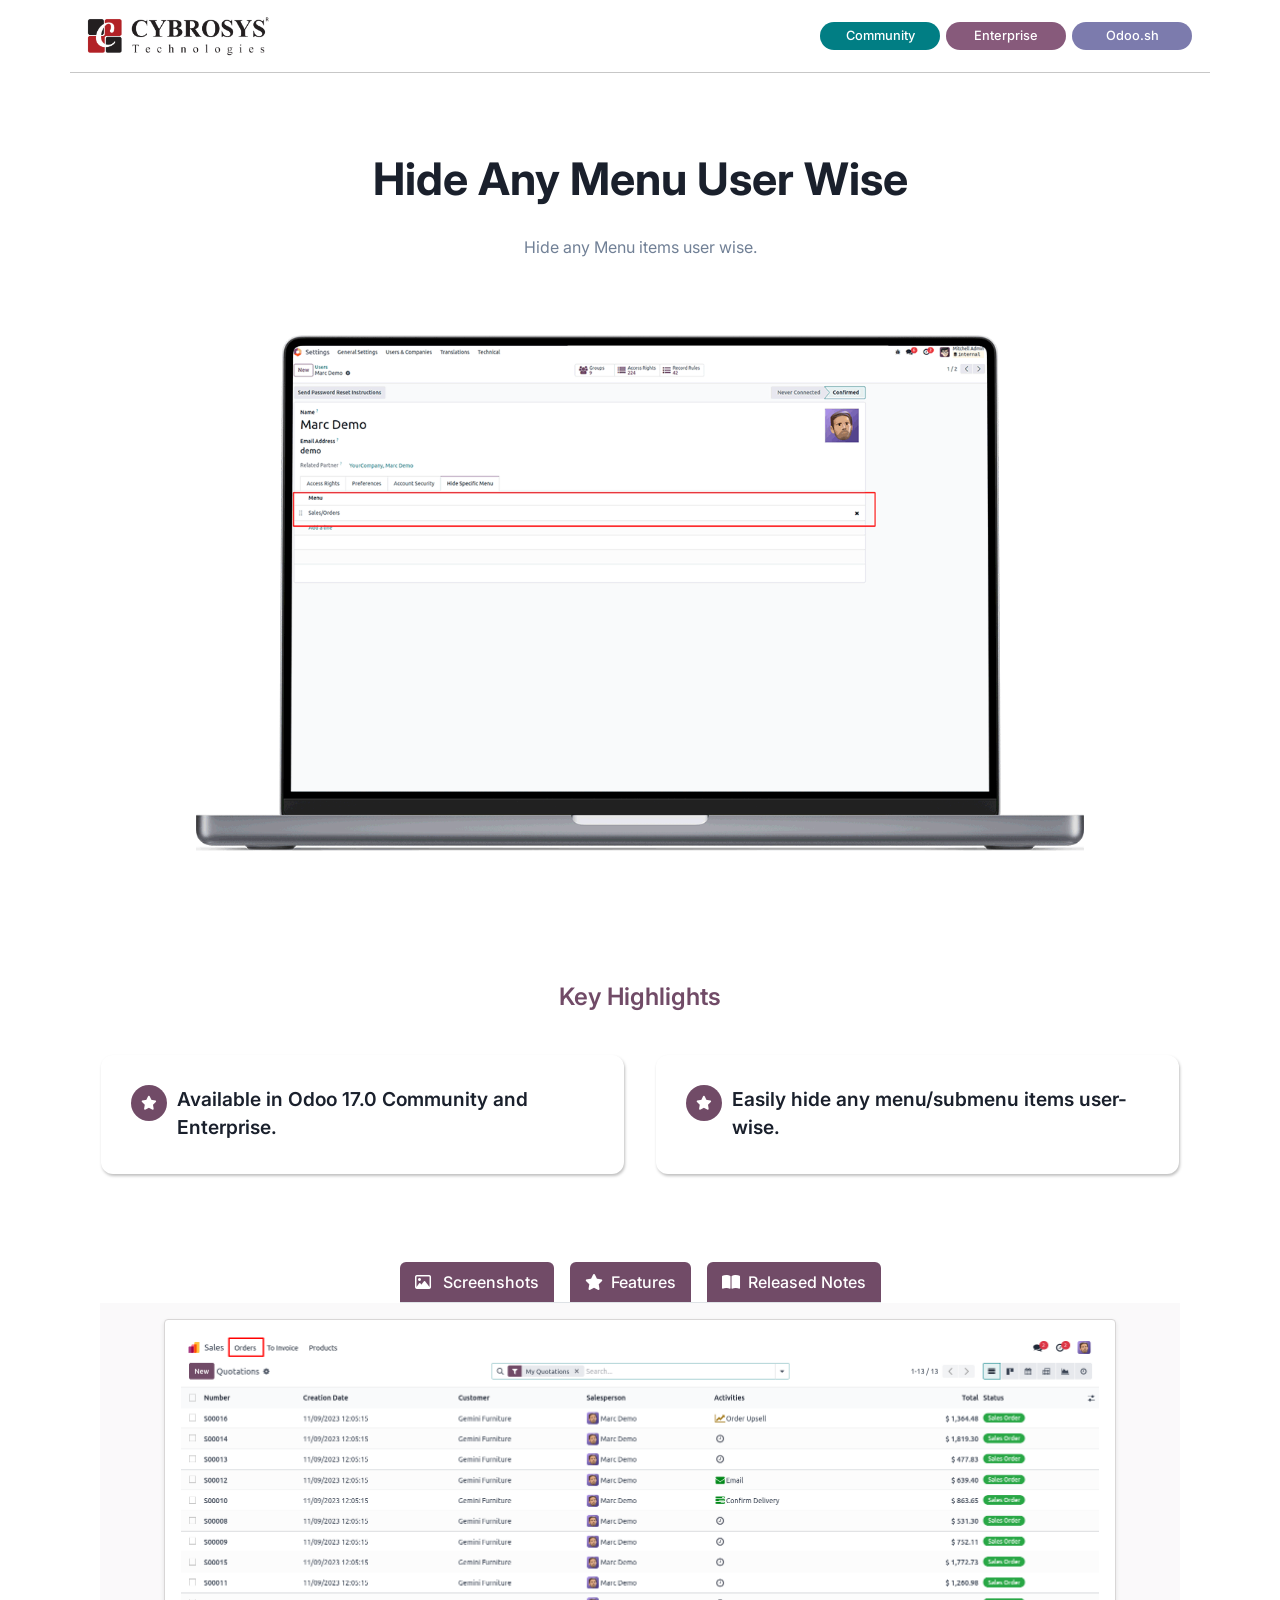
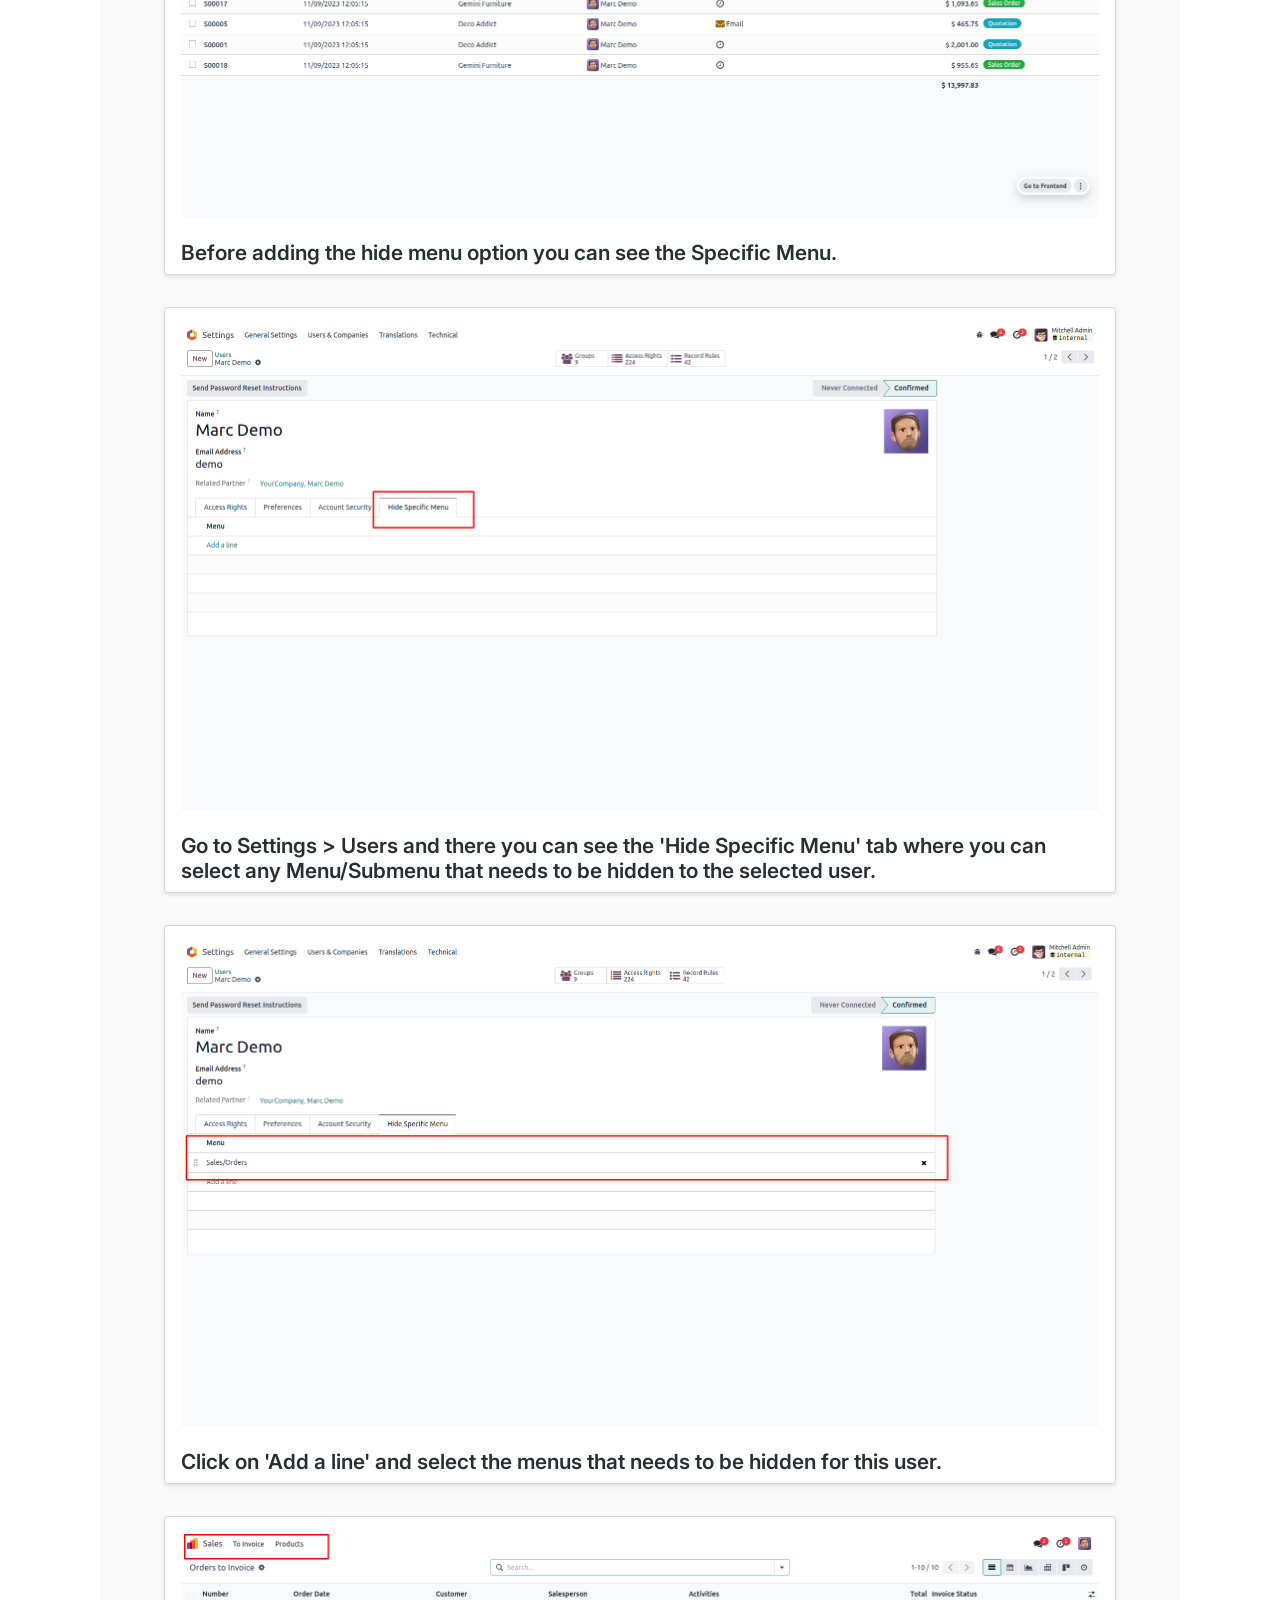
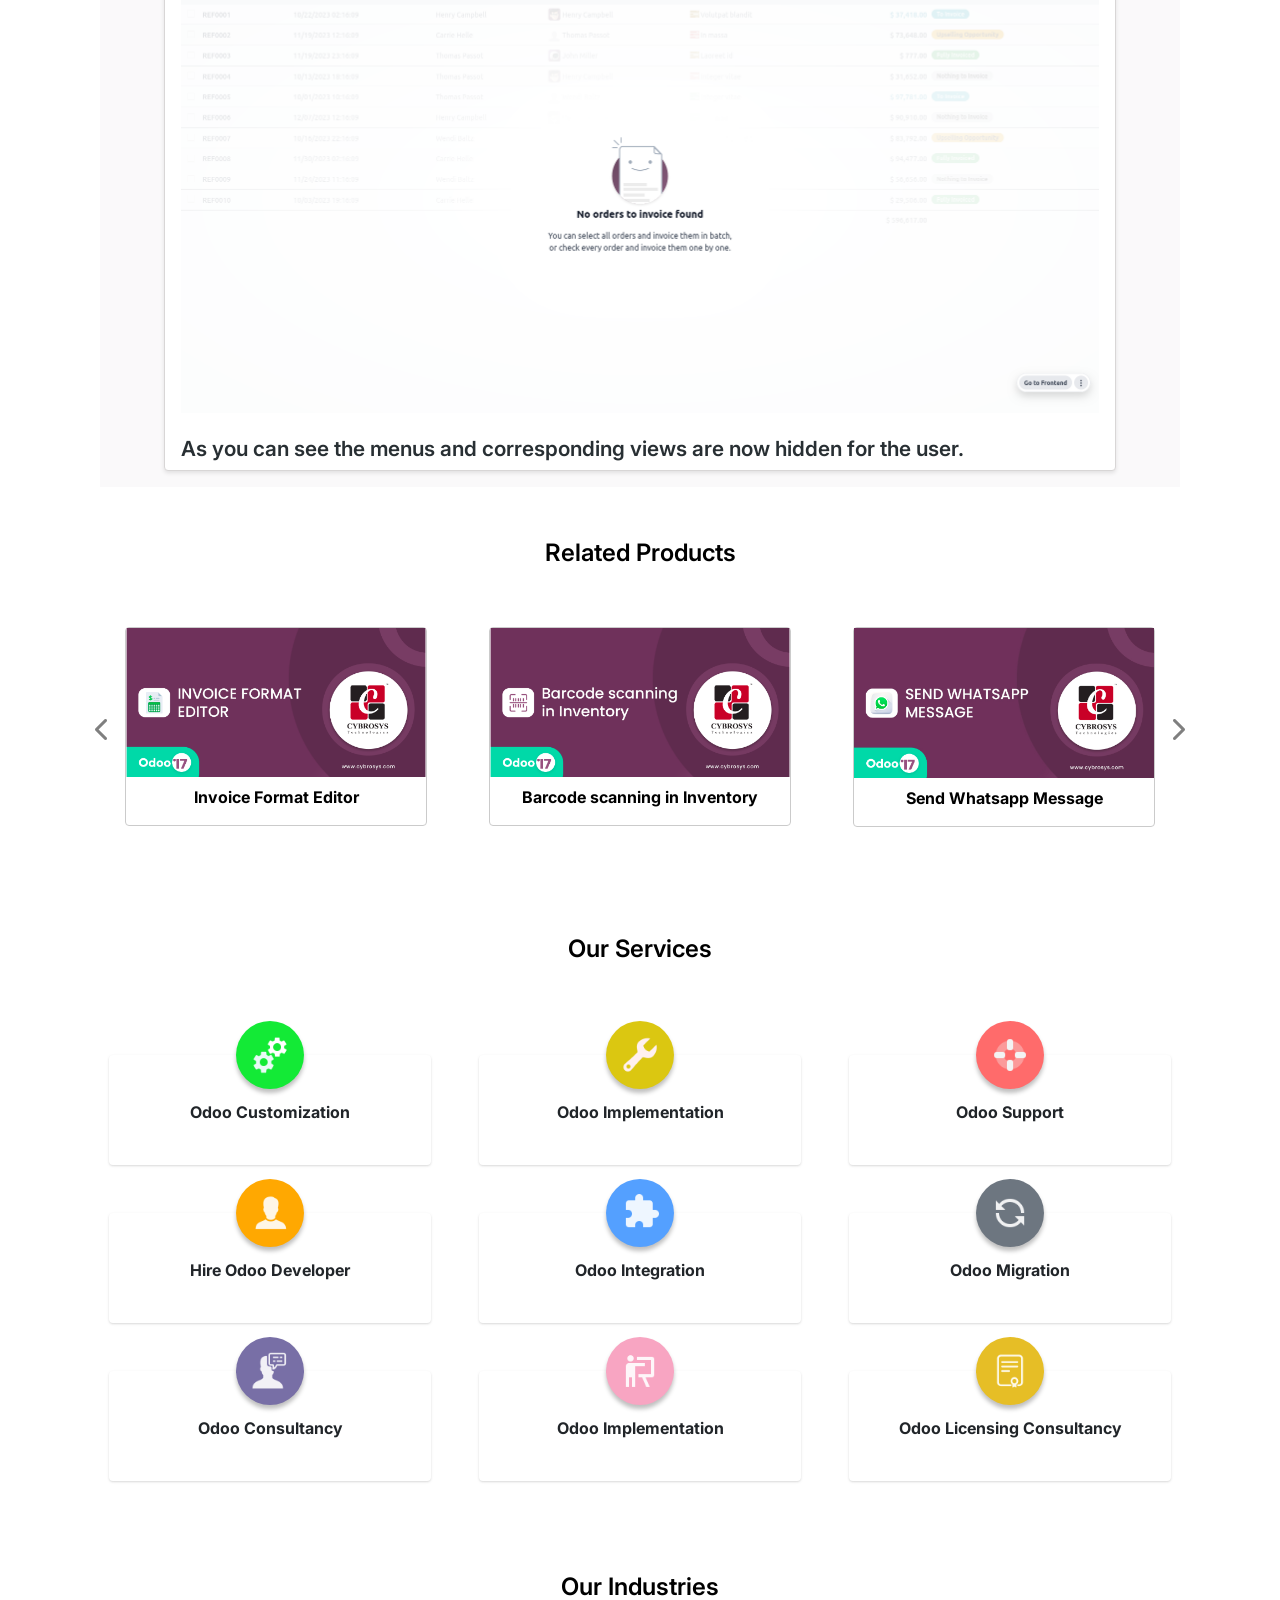
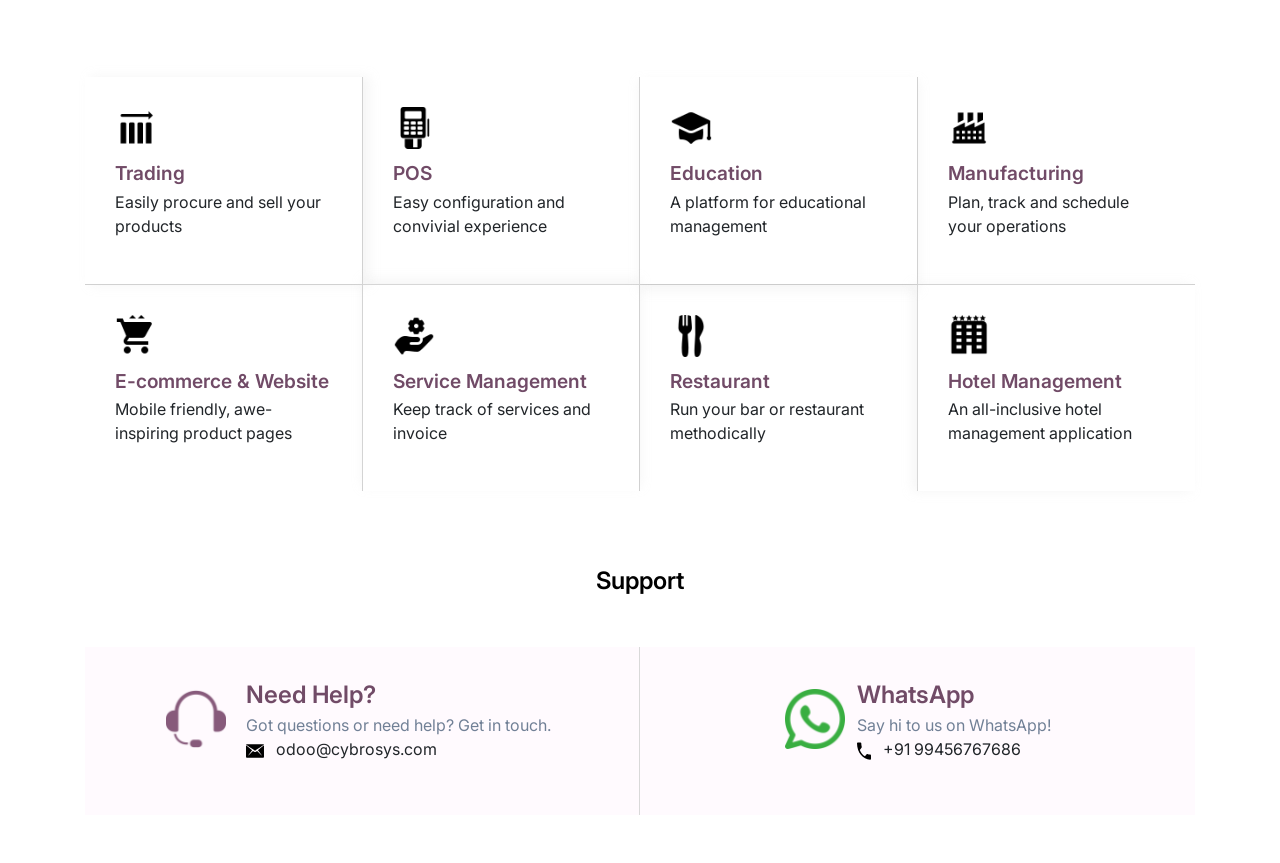
<file: hide_menu_user/static/description/index.html>
<!DOCTYPE html>
<html lang="en">

<head>
    <meta charset="UTF-8">
    <meta name="viewport" content="width=device-width, initial-scale=1.0">
    <title>Odoo App 3 Index</title>
    <!-- Bootstrap CSS -->
    <link rel="stylesheet"
          href="https://cdn.jsdelivr.net/npm/bootstrap@4.0.0/dist/css/bootstrap.min.css"
          integrity="sha384-Gn5384xqQ1aoWXA+058RXPxPg6fy4IWvTNh0E263XmFcJlSAwiGgFAW/dAiS6JXm"
          crossorigin="anonymous">
    <link rel="stylesheet"
          href="https://cdnjs.cloudflare.com/ajax/libs/font-awesome/6.2.1/css/all.min.css">
    <link rel="preconnect" href="https://fonts.googleapis.com">
    <link rel="preconnect" href="https://fonts.gstatic.com" crossorigin>
    <link href="https://fonts.googleapis.com/css2?family=Inter:wght@400;500;600;700;800&display=swap"
          rel="stylesheet">
</head>
<body>
<section>
    <div class="container"
         style="font-family: 'Inter', sans-serif !important;background-color: #fff !important;">
        <div class="row">
            <div class="col-sm-12 col-md-12 col-lg-12 d-flex justify-content-between flex-wrap align-items-sm-center"
                 style="border-bottom:1px solid rgba(0, 0, 0, 0.22)">
                <div class="my-3">
                    <img src="assets/misc/Cybrosys R.png"
                         style="width:auto !important; height:40px !important">
                </div>
                <div class="my-3 d-flex align-items-center">
                    <div class="text-center"
                         style="background-color:#017E84 !important;font-size: 0.8rem !important; color:#fff !important; font-weight:500 !important; padding:4px !important; margin:0 3px !important; border-radius:50px !important; min-width: 120px !important;">
                        Community
                    </div>
                    <div class="text-center"
                         style="background-color:#875A7B !important; color:#fff !important;font-size: 0.8rem !important; font-weight:500 !important; padding:4px !important; margin:0 3px !important; border-radius:50px !important;min-width: 120px !important;">
                        Enterprise
                    </div>
                    <div class="text-center"
                         style="background-color:#7C7BAD !important; color:#fff !important;font-size: 0.8rem !important; font-weight:500 !important; padding:4px !important; margin:0 3px !important; border-radius:50px !important; min-width: 120px !important;">
                        Odoo.sh
                    </div>
                </div>
            </div>
        </div>
        <div class="row">
            <div class="col-sm-12 col-md-12 col-lg-12 text-center d-flex align-items-center flex-column"
                 style="margin: 80px 0px !important;">
                <h1 style="font-size: 2.8rem;font-weight: 700; color:
                    #1A202C;">
                    Hide Any Menu User Wise</h1>
                <p class="my-3 mb-4"
                   style="max-width: 80%; font-weight: 400 !important; line-height: 32px; color: #718096;">
                    Hide any Menu items user wise.
                </p>
                <div style="width: 80%; margin-top: 3rem;">
                    <img src="assets/screenshots/hero.gif"
                         class="img-responsive" width="100%" height="auto">
                </div>
            </div>
        </div>
        <div class="container mt-5 mb-5">
            <div class="col-lg-12 d-flex flex-column justify-content-center align-items-center mt-4">
                <p class="m-0"
                   style="font-weight: 600; font-size: 24px; color:#714b67 !important">
                    Key Highlights
                </p>
            </div>
            <div class="row py-4">
                <div class="col-md-6 col-sm-12 p-3">
                    <div class="d-flex   h-100" style="padding: 30px;border-radius: 12px;
                                    background: #FFF;
                                    box-shadow: 1px 2px 3px 0px rgba(0, 0, 0, 0.25); ">
                        <div style="width: 36px; height: 36px; border-radius: 50%; background: #714B67;
                                    display: flex; justify-content: center; align-items: center;
                                    margin-right: 10px; flex-shrink: 0;">
                            <i class="fa-solid fa-star  "
                               style="color: #fff;font-size:14px;"></i>
                        </div>
                        <div>
                            <p style="color: #1A202C;font-weight: 600;
                                      font-size: 1.2rem; margin-bottom: 2px;">
                                Available in Odoo 17.0 Community and
                                Enterprise.</p>
                        </div>
                    </div>
                </div>
                <div class="col-md-6 col-sm-12 p-3">
                    <div class="d-flex   h-100" style="padding: 30px;border-radius: 12px;
                                    background: #FFF;
                                    box-shadow: 1px 2px 3px 0px rgba(0, 0, 0, 0.25); ">
                        <div style="width: 36px; height: 36px; border-radius: 50%; background: #714B67;
                                    display: flex; justify-content: center; align-items: center;
                                    margin-right: 10px; flex-shrink: 0;">
                            <i class="fa-solid fa-star  "
                               style="color: #fff;font-size:14px;"></i>
                        </div>
                        <div>
                            <p style="color: #1A202C;font-weight: 600;
                                      font-size: 1.2rem; margin-bottom: 2px;">
                                Easily hide any menu/submenu items
                                user-wise.</p>
                        </div>
                    </div>
                </div>
            </div>
        </div>
        <div class="container rounded">
            <ul class="nav nav-tabs d-flex"
                style="width: fit-content;margin: 0 auto;gap: 1rem;">
                <li class="col text-center py-2 text-nowrap "
                    style="color: #fff; background-color: #714B67;border-radius: 6px 6px 0px 0px;">
                    <a
                            class="active show" data-toggle="tab" href="#tab1"
                            style="color: #fff;font-weight: 500; background-color: #714B67; text-decoration: none;">
                        <i class="fa-regular fa-image  pr-2"
                           style="color: #fff;"></i>
                        Screenshots</a></li>
                <li class="col text-center py-2 text-nowrap "
                    style="color: #fff; background-color: #714B67;border-radius: 6px 6px 0px 0px;">
                    <a
                            data-toggle="tab" href="#tab2"
                            style="color: #fff;font-weight: 500;  text-decoration: none;"><i
                            class="fa-solid fa-star  pr-2"
                            style="color: #fff;"></i>Features</a></li>
                <li class="col text-center py-2 text-nowrap "
                    style="color: #fff; background-color: #714B67;border-radius: 6px 6px 0px 0px;">
                    <a
                            data-toggle="tab" href="#tab3"
                            style="color: #fff;font-weight: 500; text-decoration: none; background-color: #714B67;"><i
                            class="fa-solid fa-book-open  pr-2"
                            style="color: #fff;"></i>Released Notes</a></li>
            </ul>
            <div class="tab-content"
                 style="background-color: rgba(121, 113, 119, 0.04);">
                <div id="tab1" class="tab-pane fade in active show">
                    <div class="col-lg-12 py-2"
                         style="padding: 1rem 4rem !important;">
                        <div
                                style="border: 1px solid #d8d6d6; border-radius: 4px; background: #fff; box-shadow: 0 2px 4px rgba(0, 0, 0, 0.1);">
                            <div class="row justify-content-center p-3 w-100 m-0">
                                <img src="assets/screenshots/screenshot-1.png"
                                     class="img-responsive" width="100%"
                                     height="auto">
                            </div>
                            <div class="px-3">
                                <h4 class="mt-2"
                                    style=" font-weight:600 !important; color:#282F33 !important; font-size:1.3rem !important">
                                    Before adding the hide menu option you can
                                    see the Specific Menu.</h4>
                            </div>
                        </div>
                    </div>
                    <div class="col-lg-12 py-2"
                         style="padding: 1rem 4rem !important;">
                        <div
                                style="border: 1px solid #d8d6d6; border-radius: 4px;  background: #fff; box-shadow: 0 2px 4px rgba(0, 0, 0, 0.1);">
                            <div class="row justify-content-center p-3 w-100 m-0">
                                <img src="assets/screenshots/screenshot-2.png"
                                     class="img-responsive" width="100%"
                                     height="auto">
                            </div>
                            <div class="px-3">
                                <h4 class="mt-2"
                                    style=" font-weight:600 !important; color:#282F33 !important; font-size:1.3rem !important">
                                    Go to Settings > Users and there you can see
                                    the 'Hide Specific
                                    Menu' tab where you can
                                    select any Menu/Submenu that needs to be
                                    hidden to the selected
                                    user.</h4>
                            </div>
                        </div>
                    </div>
                    <div class="col-lg-12 py-2"
                         style="padding: 1rem 4rem !important;">
                        <div
                                style="border: 1px solid #d8d6d6; border-radius: 4px;  background: #fff; box-shadow: 0 2px 4px rgba(0, 0, 0, 0.1);">
                            <div class="row justify-content-center p-3 w-100 m-0">
                                <img src="assets/screenshots/screenshot-3.png"
                                     class="img-responsive" width="100%"
                                     height="auto">
                            </div>
                            <div class="px-3">
                                <h4 class="mt-2"
                                    style=" font-weight:600 !important; color:#282F33 !important; font-size:1.3rem !important">
                                    Click on 'Add a line' and select the menus
                                    that needs to be
                                    hidden for this user.</h4>
                            </div>
                        </div>
                    </div>
                    <div class="col-lg-12 py-2"
                         style="padding: 1rem 4rem !important;">
                        <div
                                style="border: 1px solid #d8d6d6; border-radius: 4px;  background: #fff; box-shadow: 0 2px 4px rgba(0, 0, 0, 0.1);">
                            <div class="row justify-content-center p-3 w-100 m-0">
                                <img src="assets/screenshots/screenshot-4.png"
                                     class="img-responsive" width="100%"
                                     height="auto">
                            </div>
                            <div class="px-3">
                                <h4 class="mt-2"
                                    style=" font-weight:600 !important; color:#282F33 !important; font-size:1.3rem !important">
                                    As you can see the menus and corresponding
                                    views are now hidden
                                    for the user.</h4>
                            </div>
                        </div>
                    </div>
                </div>
                <div id="tab2" class="tab-pane fade">
                    <div class="col-mg-12" style="padding: 1rem 4rem;">
                        <ul style="list-style: none; padding: 1rem 0;font-weight: 500;">
                            <li class="py-3"
                                style="font-weight: 500;background-color: #fff; border-radius: 4px; padding: 1rem; margin-bottom: 1rem; box-shadow: 0 2px 4px rgba(0, 0, 0, 0.1);">
                                    <span style="margin-right: 12px;"><img
                                            src="assets/misc/star (1) 2.svg"
                                            alt=""
                                            width="16px"></span>Easily hide any
                                menu/submenu items user-wise.
                            </li>
                            <li class="py-3"
                                style="font-weight: 500;background-color: #fff; border-radius: 4px; padding: 1rem; margin-bottom: 1rem; box-shadow: 0 2px 4px rgba(0, 0, 0, 0.1);">
                                    <span style="margin-right: 12px;"><img
                                            src="assets/misc/star (1) 2.svg"
                                            alt=""
                                            width="16px"></span>Available in
                                Odoo 17.0 Community and Enterprise
                            </li>
                        </ul>
                    </div>
                </div>
                <div id="tab3" class="tab-pane fade">
                    <div class="col-mg-12 active" style="padding: 1rem 4rem;">
                        <div class="py-3"
                             style="font-weight: 500;background-color: #fff; border-radius: 4px; padding: 1rem; box-shadow: 0 2px 4px rgba(0, 0, 0, 0.1);">
                            <div class="d-flex mb-3"
                                 style="font-size: 0.8rem; font-weight: 500;"><span>Version
                                        17.0.1.0.0</span><span
                                    class="px-2">|</span><span
                                    style="color: #714B67;font-weight: 600;">Released on:24th Jan 2024</span>
                            </div>
                            <p class="m-0"
                               style=" color:#718096!important; font-size:1rem !important;line-height: 28px;">
                                Initial Commit for Hide Any Menu User Wise</p>
                        </div>
                    </div>
                </div>
            </div>
        </div>
        <div class="container mt-5">
            <div class="col-lg-12 d-flex flex-column justify-content-center align-items-center mt-5">
                <p class="m-0"
                   style="font-weight: 600; font-size: 24px; color:#000 !important">
                    Related Products</p>
            </div>
        </div>
        <div id="myCarousel" class="carousel slide py-3" data-ride="carousel">
            <div class="carousel-inner">
                <div class="carousel-item active">
                    <div class="row p-4">
                        <div class="col">
                            <div class="p-3">
                                <a href="https://apps.odoo.com/apps/modules/17.0/invoice_format_editor/"
                                   style="color: #000; text-decoration: none;">
                                    <div style="border:1px solid #CBCBCB !important;border-radius: 4px;">
                                        <div style="width: 300px; ">
                                            <img src="assets/modules/m1.png"
                                                 alt="" width="100%"
                                                 height="auto">

                                        </div>
                                        <p class="text-center pt-2 text-black font-weight-bold">
                                            Invoice Format Editor</p>
                                    </div>
                                </a>
                            </div>
                        </div>
                        <div class="col">
                            <div class="p-3">
                                <a href="https://apps.odoo.com/apps/modules/17.0/inventory_barcode_scanning/"
                                   style="color: #000; text-decoration: none;">
                                    <div style="border:1px solid #CBCBCB !important;border-radius: 4px;">
                                        <div style="width: 300px; ">
                                            <img src="assets/modules/m2.png"
                                                 alt="" width="100%"
                                                 height="auto">

                                        </div>
                                        <p class="text-center pt-2 text-black font-weight-bold">
                                            Barcode scanning in Inventory</p>
                                    </div>
                                </a>
                            </div>
                        </div>
                        <div class="col">
                            <div class="p-3">
                                <a href="https://apps.odoo.com/apps/modules/17.0/whatsapp_redirect/"
                                   style="color: #000; text-decoration: none;">
                                    <div style="border:1px solid #CBCBCB !important;border-radius: 4px;">
                                        <div style="width: 300px; ">
                                            <img src="assets/modules/m3.png"
                                                 alt="" width="100%"
                                                 height="auto">

                                        </div>
                                        <p class="text-center pt-2 text-black font-weight-bold">
                                            Send Whatsapp Message</p>
                                    </div>
                                </a>
                            </div>
                        </div>
                    </div>
                </div>
                <div class="carousel-item">
                    <div class="row p-4">
                        <div class="col">
                            <div class="p-3">
                                <a href="https://apps.odoo.com/apps/modules/17.0/base_account_budget/"
                                   style="color: #000; text-decoration: none;">
                                    <div style="border:1px solid #CBCBCB !important;border-radius: 4px;">
                                        <div style="width: 300px; ">
                                            <img src="assets/modules/m4.png"
                                                 alt="" width="100%"
                                                 height="auto">

                                        </div>
                                        <p class="text-center pt-2 text-black font-weight-bold">
                                            Budget Management</p>
                                    </div>
                                </a>
                            </div>
                        </div>
                        <div class="col">
                            <div class="p-3">
                                <a href="https://apps.odoo.com/apps/modules/17.0/product_barcode/"
                                   style="color: #000; text-decoration: none;">
                                    <div style="border:1px solid #CBCBCB !important;border-radius: 4px;">
                                        <div style="width: 300px;">
                                            <img src="assets/modules/m5.png"
                                                 alt="" width="100%"
                                                 height="auto">

                                        </div>
                                        <p class="text-center pt-2 text-black font-weight-bold">
                                            Product Barcode Generator</p>
                                    </div>
                                </a>
                            </div>
                        </div>
                        <div class="col">
                            <div class="p-3">
                                <a href="https://apps.odoo.com/apps/modules/17.0/export_stockinfo_xls/"
                                   style="color: #000; text-decoration: none;">
                                    <div style="border:1px solid #CBCBCB !important;border-radius: 4px;">
                                        <div style="width: 300px;">
                                            <img src="assets/modules/m6.png"
                                                 alt="" width="100%"
                                                 height="auto">
                                        </div>
                                        <p class="text-center pt-2 text-black font-weight-bold">
                                            Export Product Stock in Excel</p>
                                    </div>
                                </a>
                            </div>
                        </div>
                    </div>
                </div>
            </div>
            <a class="carousel-control-prev" href="#myCarousel"
               data-slide="prev" style="width: 35px; color: #000;">
                    <span class="carousel-control-prev-icon">
                        <i class="fa fa-chevron-left"
                           style="font-size: 24px;"></i>
                    </span>
            </a>
            <a class="carousel-control-next" href="#myCarousel"
               data-slide="next" style="width: 35px; color: #000;">
                    <span class="carousel-control-next-icon">
                        <i class="fa fa-chevron-right"
                           style="font-size: 24px;"></i>
                    </span>
            </a>
        </div>
        <div class="container mt-5">
            <div class="col-lg-12 d-flex flex-column justify-content-center align-items-center mt-4">
                <p class="m-0"
                   style="font-weight: 600; font-size: 24px; color:#000 !important">
                    Our Services</p>

            </div>
        </div>
        <div class="container my-5">
            <div class="row py-3">
                <div class="col-md-4 col-sm-6 px-4 py-4">
                    <div
                            style="background-color: #fff; padding: 25px; text-align: center;  box-shadow: rgba(0, 0, 0, 0.1) 0px 1px 3px 0px, rgba(0, 0, 0, 0.06) 0px 1px 2px 0px; position: relative;border-radius: 4px;">
                        <div style="position: absolute; top: 0%; left: 50%; transform: translate(-50%, -50%);">
                            <div style="background-color:#13EA36 ; border-radius: 50%; padding: 15px;    width: 68px;
                                    height: 68px; display: inline-block; box-shadow:0px 4px 4px rgba(0, 0, 0, 0.25);">
                                <img src="assets/icons/cogs.png"
                                     alt="service-icon" width="38px"
                                     height="auto">
                            </div>
                        </div>
                        <p style="margin-top: 20px; font-weight: bold;">Odoo
                            Customization</p>
                    </div>
                </div>
                <div class="col-md-4 col-sm-6 px-4 py-4">
                    <div
                            style="background-color: #fff; padding: 25px; text-align: center; box-shadow: rgba(0, 0, 0, 0.1) 0px 1px 3px 0px, rgba(0, 0, 0, 0.06) 0px 1px 2px 0px; position: relative;border-radius: 4px;">
                        <div style="position: absolute; top: 0%; left: 50%; transform: translate(-50%, -50%);">
                            <div style="background-color:#DBC711; border-radius: 50%; padding: 15px;    width: 68px;
                                    height: 68px; display: inline-block; box-shadow:0px 4px 4px rgba(0, 0, 0, 0.25);">
                                <img src="assets/icons/wrench.png"
                                     alt="service-icon" width="38px"
                                     height="auto">
                            </div>
                        </div>
                        <p style="margin-top: 20px; font-weight: bold;">Odoo
                            Implementation</p>
                    </div>
                </div>
                <div class="col-md-4 col-sm-6 px-4 py-4">
                    <div
                            style="background-color: #fff; padding: 25px; text-align: center;  box-shadow: rgba(0, 0, 0, 0.1) 0px 1px 3px 0px, rgba(0, 0, 0, 0.06) 0px 1px 2px 0px; position: relative; border-radius: 4px;">
                        <div style="position: absolute; top: 0%; left: 50%; transform: translate(-50%, -50%);">
                            <div style="background-color:#FF6B6B ; border-radius: 50%; padding: 15px;    width: 68px;
                                    height: 68px; display: inline-block; box-shadow:0px 4px 4px rgba(0, 0, 0, 0.25);">
                                <img src="assets/icons/lifebuoy.png"
                                     alt="service-icon" width="38px"
                                     height="auto">
                            </div>
                        </div>
                        <p style="margin-top: 20px; font-weight: bold;">Odoo
                            Support</p>
                    </div>
                </div>
                <div class="col-md-4 col-sm-6 px-4 py-4">
                    <div
                            style="background-color: #fff; padding: 25px; text-align: center; box-shadow: rgba(0, 0, 0, 0.1) 0px 1px 3px 0px, rgba(0, 0, 0, 0.06) 0px 1px 2px 0px; position: relative; border-radius: 4px;">
                        <div style="position: absolute; top: 0%; left: 50%; transform: translate(-50%, -50%);">
                            <div style="background-color:#FFA801 ; border-radius: 50%; padding: 15px;    width: 68px;
                                    height: 68px; display: inline-block; box-shadow:0px 4px 4px rgba(0, 0, 0, 0.25);">
                                <img src="assets/icons/user.png"
                                     alt="service-icon" width="38px"
                                     height="auto">
                            </div>
                        </div>
                        <p style="margin-top: 20px; font-weight: bold;">Hire
                            Odoo Developer</p>
                    </div>
                </div>
                <div class="col-md-4 col-sm-6 px-4 py-4">
                    <div
                            style="background-color: #fff; padding: 25px; text-align: center;  box-shadow: rgba(0, 0, 0, 0.1) 0px 1px 3px 0px, rgba(0, 0, 0, 0.06) 0px 1px 2px 0px; position: relative; border-radius: 4px;">

                        <div style="position: absolute; top: 0%; left: 50%; transform: translate(-50%, -50%);">
                            <div style="background-color:#54A0FF; border-radius: 50%; padding: 15px;    width: 68px;
                                    height: 68px; display: inline-block; box-shadow:0px 4px 4px rgba(0, 0, 0, 0.25);">
                                <img src="assets/icons/puzzle.png"
                                     alt="service-icon" width="38px"
                                     height="auto">
                            </div>
                        </div>
                        <p style="margin-top: 20px; font-weight: bold;">Odoo
                            Integration</p>
                    </div>
                </div>
                <div class="col-md-4 col-sm-6 px-4 py-4">
                    <div
                            style="background-color: #fff; padding: 25px; text-align: center;  box-shadow: rgba(0, 0, 0, 0.1) 0px 1px 3px 0px, rgba(0, 0, 0, 0.06) 0px 1px 2px 0px; position: relative;border-radius: 4px;">
                        <div style="position: absolute; top: 0%; left: 50%; transform: translate(-50%, -50%);">
                            <div style="background-color:#6D7680 ; border-radius: 50%; padding: 15px;    width: 68px;
                                    height: 68px; display: inline-block; box-shadow:0px 4px 4px rgba(0, 0, 0, 0.25);">
                                <img src="assets/icons/update.png"
                                     alt="service-icon" width="38px"
                                     height="auto">
                            </div>
                        </div>
                        <p style="margin-top: 20px; font-weight: bold;">Odoo
                            Migration</p>
                    </div>
                </div>
                <div class="col-md-4 col-sm-6 px-4 py-4">
                    <div
                            style="background-color: #fff; padding: 25px; text-align: center;  box-shadow: rgba(0, 0, 0, 0.1) 0px 1px 3px 0px, rgba(0, 0, 0, 0.06) 0px 1px 2px 0px; position: relative;border-radius: 4px;">
                        <div style="position: absolute; top: 0%; left: 50%; transform: translate(-50%, -50%);">
                            <div style="background-color:#786FA6 ; border-radius: 50%; padding: 15px;    width: 68px;
                                    height: 68px; display: inline-block; box-shadow:0px 4px 4px rgba(0, 0, 0, 0.25);">
                                <img src="assets/icons/consultation.png"
                                     alt="service-icon" width="38px"
                                     height="auto">
                            </div>
                        </div>
                        <p style="margin-top: 20px; font-weight: bold;">Odoo
                            Consultancy</p>
                    </div>
                </div>
                <div class="col-md-4 col-sm-6 px-4 py-4">
                    <div
                            style="background-color: #fff; padding: 25px; text-align: center; box-shadow: rgba(0, 0, 0, 0.1) 0px 1px 3px 0px, rgba(0, 0, 0, 0.06) 0px 1px 2px 0px;position: relative;border-radius: 4px;">
                        <div style="position: absolute; top: 0%; left: 50%; transform: translate(-50%, -50%);">
                            <div style="background-color:#F8A5C2 ; border-radius: 50%; padding: 15px;    width: 68px;
                                    height: 68px; display: inline-block; box-shadow:0px 4px 4px rgba(0, 0, 0, 0.25);">
                                <img src="assets/icons/training.png"
                                     alt="service-icon" width="38px"
                                     height="auto">
                            </div>
                        </div>
                        <p style="margin-top: 20px; font-weight: bold;">Odoo
                            Implementation</p>
                    </div>
                </div>
                <div class="col-md-4 col-sm-6 px-4 py-4">
                    <div
                            style="background-color: #fff; padding: 25px; text-align: center;  box-shadow: rgba(0, 0, 0, 0.1) 0px 1px 3px 0px, rgba(0, 0, 0, 0.06) 0px 1px 2px 0px; position: relative;border-radius: 4px;">
                        <div style="position: absolute; top: 0%; left: 50%; transform: translate(-50%, -50%);">
                            <div style="background-color:#E6BE26; border-radius: 50%; padding: 15px;    width: 68px;
                                    height: 68px; display: inline-block; box-shadow:0px 4px 4px rgba(0, 0, 0, 0.25);">
                                <img src="assets/icons/license.png"
                                     alt="service-icon" width="38px"
                                     height="auto">
                            </div>
                        </div>
                        <p style="margin-top: 20px; font-weight: bold;">Odoo
                            Licensing Consultancy</p>
                    </div>
                </div>
            </div>
        </div>
        <div class="container mt-5">
            <div class="col-lg-12 d-flex flex-column justify-content-center align-items-center mt-4">
                <p class="m-0"
                   style="font-weight: 600; font-size: 24px; color:#000 !important">
                    Our Industries</p>

            </div>
        </div>
        <div class="container">
            <div class="row my-5 py-4">
                <div class="col-md-3 col-sm-6 p-0">
                    <div class="d-flex flex-column h-100 "
                         style="border-right: 1px solid rgb(209, 209, 209); border-bottom: 1px solid  rgb(209, 209, 209); padding: 30px; box-shadow: 6px 0 10px rgba(228, 227, 227, 0.373);">
                        <img src="assets/icons/trading-black.png" width="42px"
                             height="auto" alt="">
                        <p style="color: #714B67;font-weight: 600; margin-top: 10px;
                           font-size: 1.2rem; margin-bottom: 2px;">Trading</p>
                        <p>Easily procure and sell your products</p>
                    </div>
                </div>
                <div class="col-md-3 col-sm-6  p-0">
                    <div class="d-flex flex-column h-100"
                         style="border-right: 1px solid rgb(209, 209, 209);border-bottom: 1px solid  rgb(209, 209, 209); padding: 30px;">
                        <img src="assets/icons/pos-black.png" width="42px"
                             height="auto" alt="">
                        <p style="color: #714B67;font-weight: 600; margin-top: 10px;
                            font-size: 1.2rem; margin-bottom: 2px;">POS</p>
                        <p>Easy configuration and convivial experience</p>
                    </div>
                </div>
                <div class="col-md-3 col-sm-6  p-0">
                    <div class="d-flex flex-column h-100"
                         style="border-right: 1px solid  rgb(209, 209, 209);border-bottom: 1px solid   rgba(0, 0, 0, 0.2); padding: 30px; box-shadow: 0 5px 10px  rgba(228, 227, 227, 0.373)">
                        <img src="assets/icons/education-black.png" width="42px"
                             height="auto" alt="">
                        <p style="color: #714B67;font-weight: 600; margin-top: 10px;
                            font-size: 1.2rem; margin-bottom: 2px;">
                            Education</p>
                        <p>A platform for educational management</p>
                    </div>
                </div>
                <div class="col-md-3 col-sm-6  p-0">
                    <div class="d-flex flex-column h-100"
                         style="border-bottom: 1px solid  rgb(209, 209, 209); padding: 30px; ">
                        <img src="assets/icons/manufacturing-black.png"
                             width="42px" height="auto" alt="">
                        <p style="color: #714B67;font-weight: 600; margin-top: 10px;
                            font-size: 1.2rem; margin-bottom: 2px;">
                            Manufacturing</p>
                        <p>Plan, track and schedule your operations</p>
                    </div>
                </div>
                <div class="col-md-3 col-sm-6 p-0">
                    <div class="d-flex flex-column h-100"
                         style="border-right: 1px solid  rgb(209, 209, 209); padding: 30px;">
                        <img src="assets/icons/ecom-black.png" width="42px"
                             height="auto" alt="">
                        <p style="color: #714B67;font-weight: 600; margin-top: 10px;
                            font-size: 1.2rem; margin-bottom: 2px;">E-commerce &
                            Website</p>
                        <p>Mobile friendly, awe-inspiring product pages</p>
                    </div>
                </div>
                <div class="col-md-3 col-sm-6   p-0">
                    <div class="d-flex flex-column h-100"
                         style="border-right: 1px solid  rgb(209, 209, 209); padding: 30px;box-shadow: 0 -5px 10px  rgba(228, 227, 227, 0.373);">
                        <img src="assets/icons/service-black.png" width="42px"
                             height="auto" alt="">
                        <p style="color: #714B67;font-weight: 600; margin-top: 10px;
                            font-size: 1.2rem; margin-bottom: 2px;">Service
                            Management</p>
                        <p>Keep track of services and invoice</p>
                    </div>
                </div>
                <div class="col-md-3 col-sm-6    p-0">
                    <div class="d-flex flex-column h-100"
                         style="border-right: 1px solid  rgb(209, 209, 209); padding: 30px; ">
                        <img src="assets/icons/restaurant-black.png"
                             width="42px" height="auto" alt="">
                        <p style="color: #714B67;font-weight: 600; margin-top: 10px;
                            font-size: 1.2rem; margin-bottom: 2px;">
                            Restaurant</p>
                        <p>Run your bar or restaurant methodically</p>
                    </div>
                </div>
                <div class="col-md-3 col-sm-6   p-0">
                    <div class="d-flex flex-column h-100"
                         style=" padding: 30px;box-shadow: -5px 0 10px  rgba(228, 227, 227, 0.373);">
                        <img src="assets/icons/hotel-black.png" width="42px"
                             height="auto" alt="">
                        <p style="color: #714B67;font-weight: 600; margin-top: 10px;
                            font-size: 1.2rem; margin-bottom: 2px;">Hotel
                            Management</p>
                        <p>An all-inclusive hotel management application</p>
                    </div>
                </div>
            </div>
        </div>
        <div class="container mt-5">
            <div class="col-lg-12 d-flex flex-column justify-content-center align-items-center mt-5">
                <p class="m-0"
                   style="font-weight: 600; font-size: 24px; color:#000 !important">
                    Support</p>
            </div>
        </div>
        <div class="container my-5">
            <div class="row" style="background-color: #FFFAFE;">
                <div class="col-md-6 pb-4  d-flex align-items-center justify-content-center"
                     style="border-right: 1px solid #D9D9D9;">
                    <div style="padding: 30px;">
                        <div class="d-flex align-items-center">
                            <img src="assets/misc/support (1) 1.svg" alt=""
                                 width="60px" style="margin-right: 12px;">
                            <div style="padding: 0px 8px;">
                                    <span
                                            style="color: #714B67;font-size: 24px;font-weight: 600;padding-bottom: 1rem;">Need
                                        Help?</span>
                                <p class="m-0" style="color:#718096;">Got
                                    questions or need help? Get in touch.</p>
                                <div style="font-weight: 400;"><span><img
                                        src="assets/misc/support-email.svg"
                                        alt=""
                                        width="18px"
                                        style="filter: invert(1);margin-right: 0.8rem;"></span>odoo@cybrosys.com
                                </div>
                            </div>
                        </div>
                    </div>
                </div>
                <div class="col-md-6 pb-4 d-flex align-items-center justify-content-center">
                    <div style="padding: 30px;">
                        <div class="d-flex align-items-center">
                            <img src="assets/misc/whatsapp 1.svg" alt=""
                                 width="60px" style="margin-right: 12px;">
                            <div>
                                <span style="color: #714B67;font-size: 24px;font-weight: 600;">WhatsApp</span>
                                <p class="m-0" style="color:#718096;">Say hi to
                                    us on WhatsApp!</p>
                                <div style="font-weight: 400; font-size: 16px;"><span><img
                                        src="assets/misc/phone.svg"
                                        alt="" width="14px"
                                        style="filter: invert(1); margin-right: 0.8rem;"></span>+91
                                    99456767686
                                </div>
                            </div>
                        </div>
                    </div>
                </div>
            </div>
        </div>
    </div>
</section>
<!-- Optional JavaScript -->
<!-- jQuery first, then Popper.js, then Bootstrap JS -->
<script src="https://ajax.googleapis.com/ajax/libs/jquery/3.5.1/jquery.min.js"></script>
<script src="https://maxcdn.bootstrapcdn.com/bootstrap/4.5.2/js/bootstrap.min.js"></script>
</body>
</html>
</file>
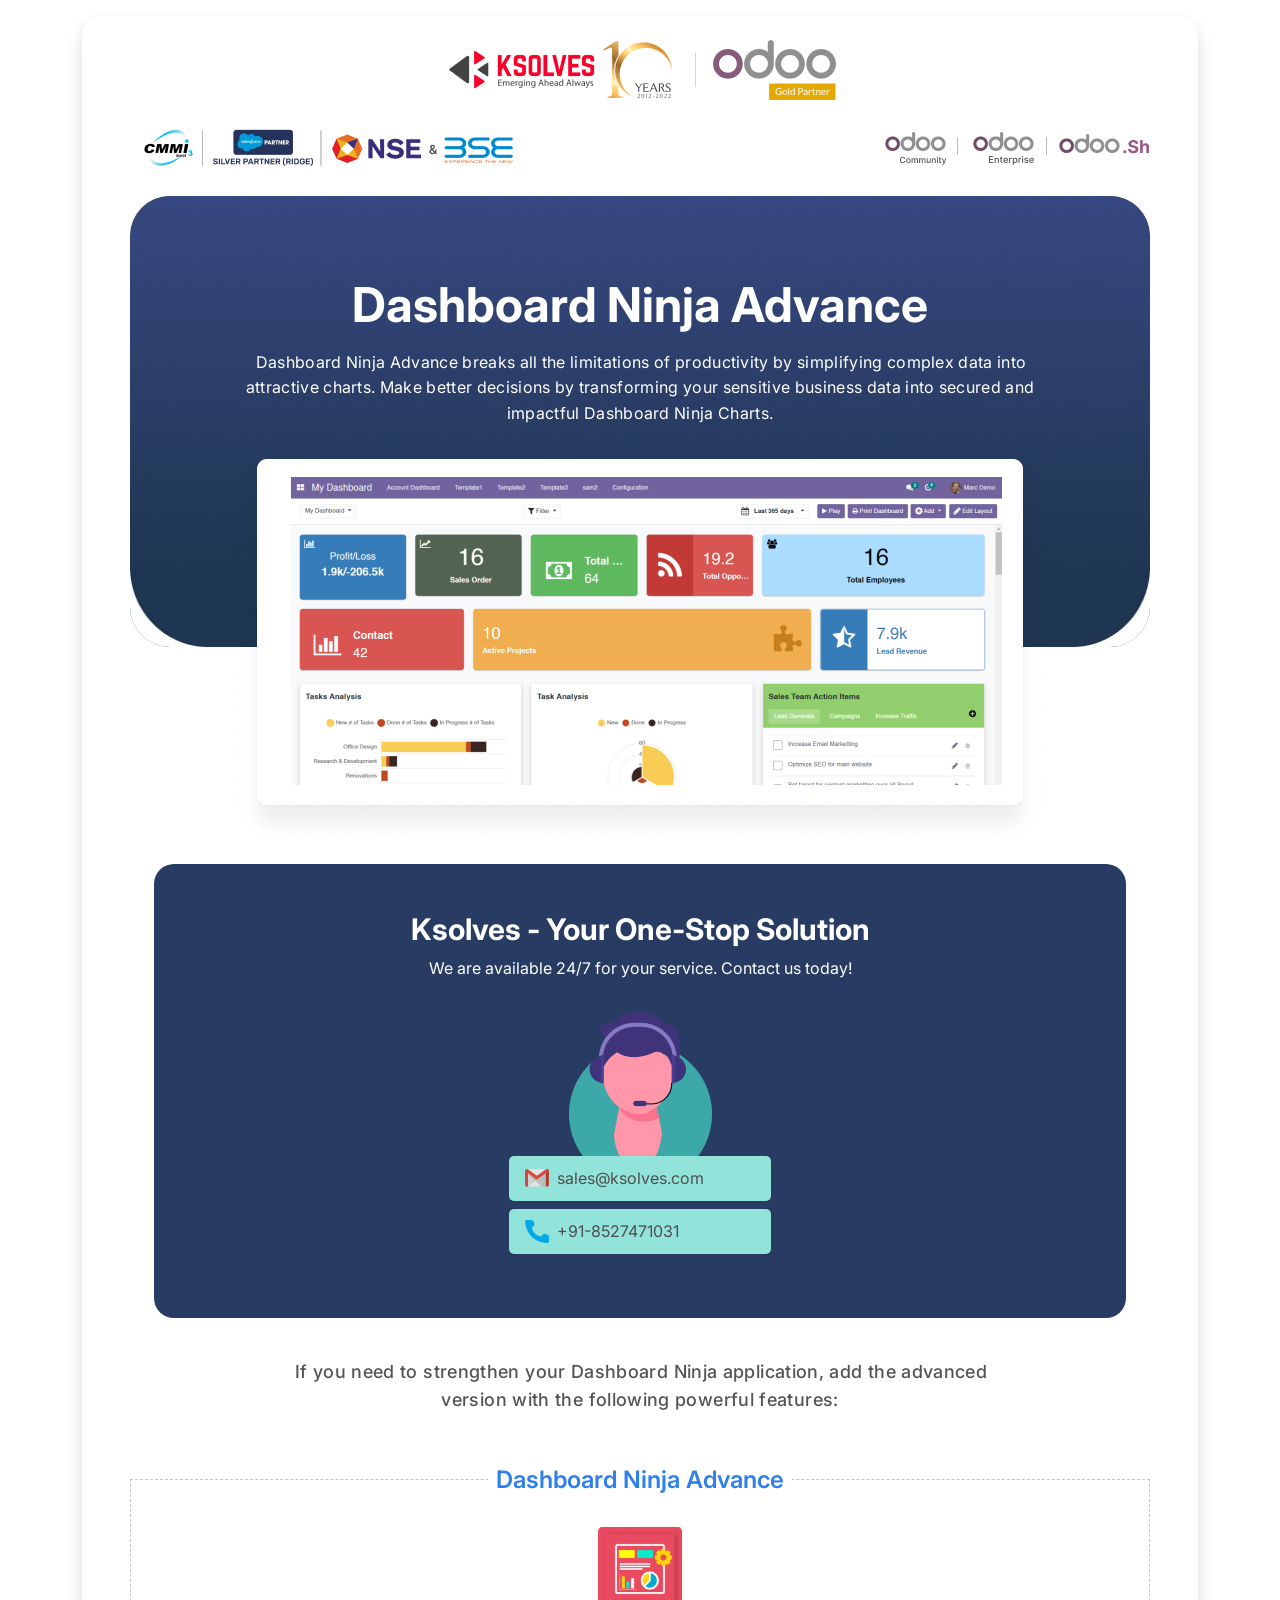
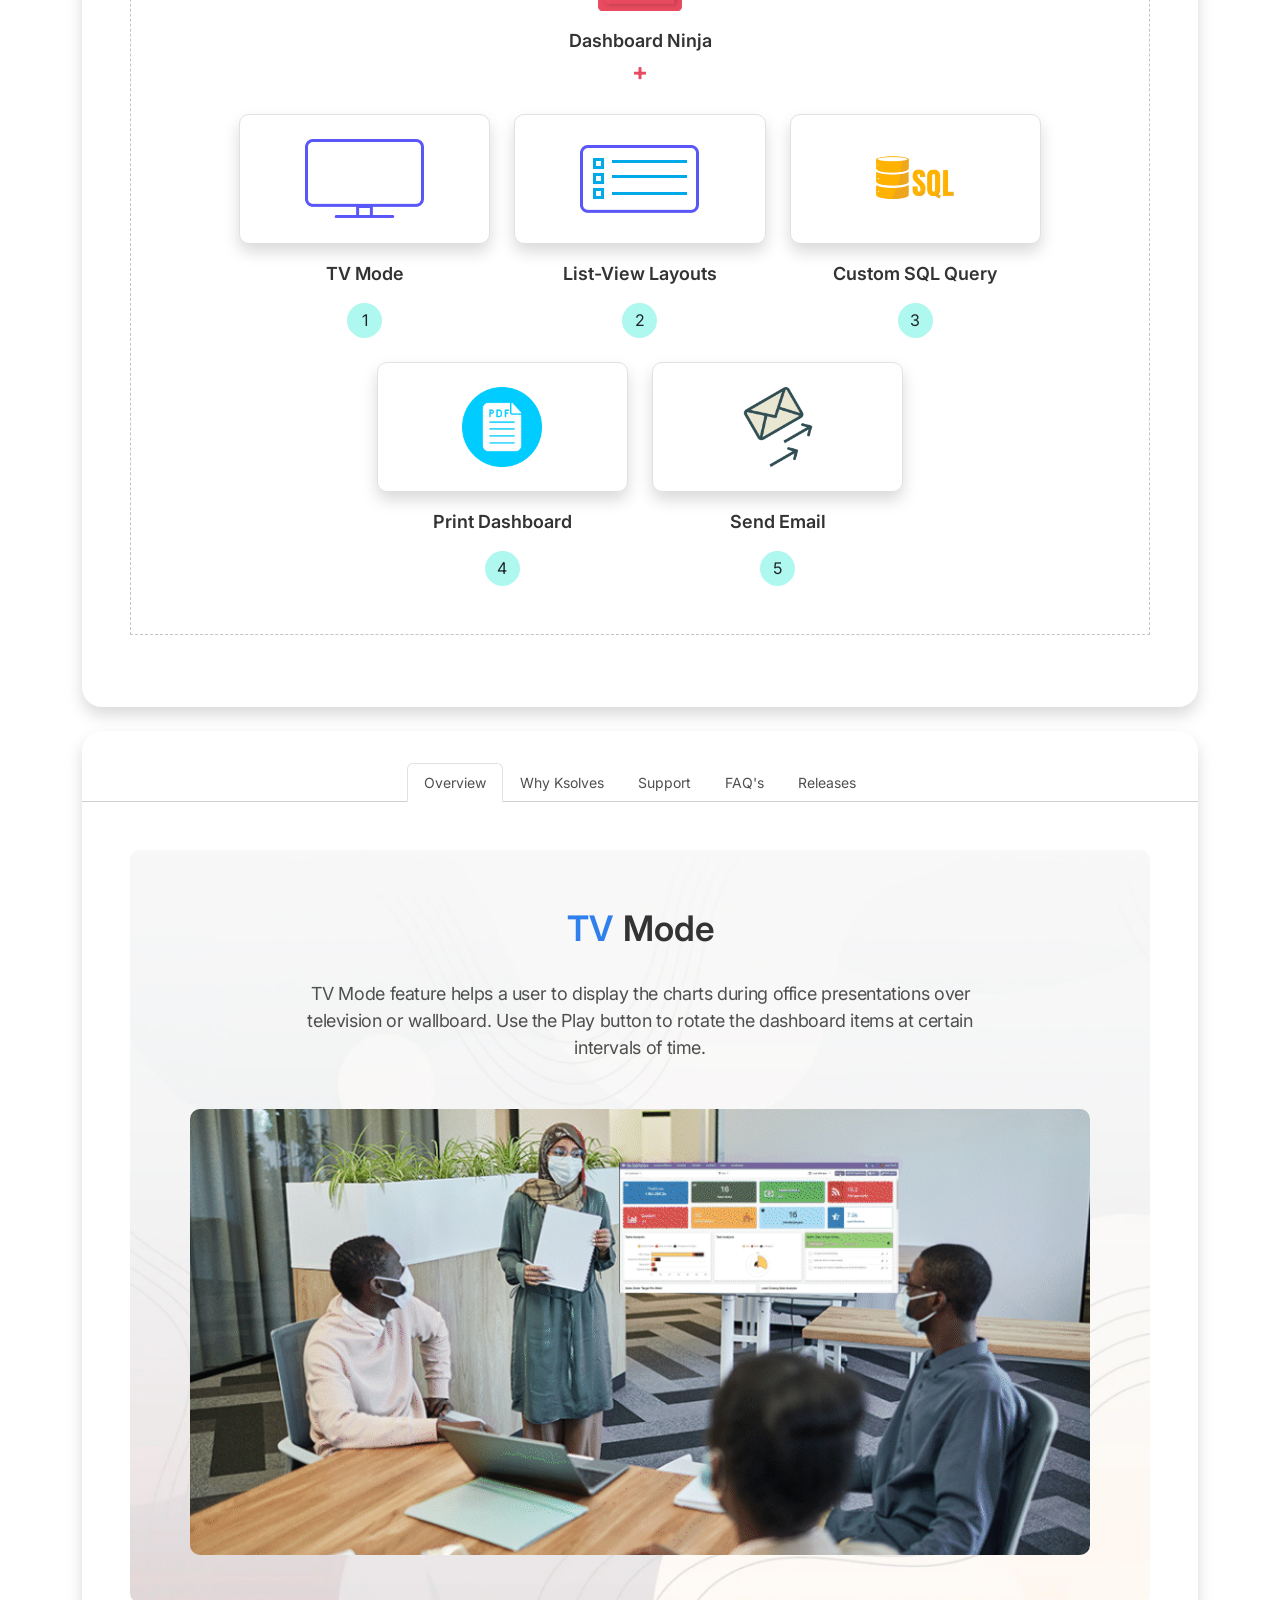
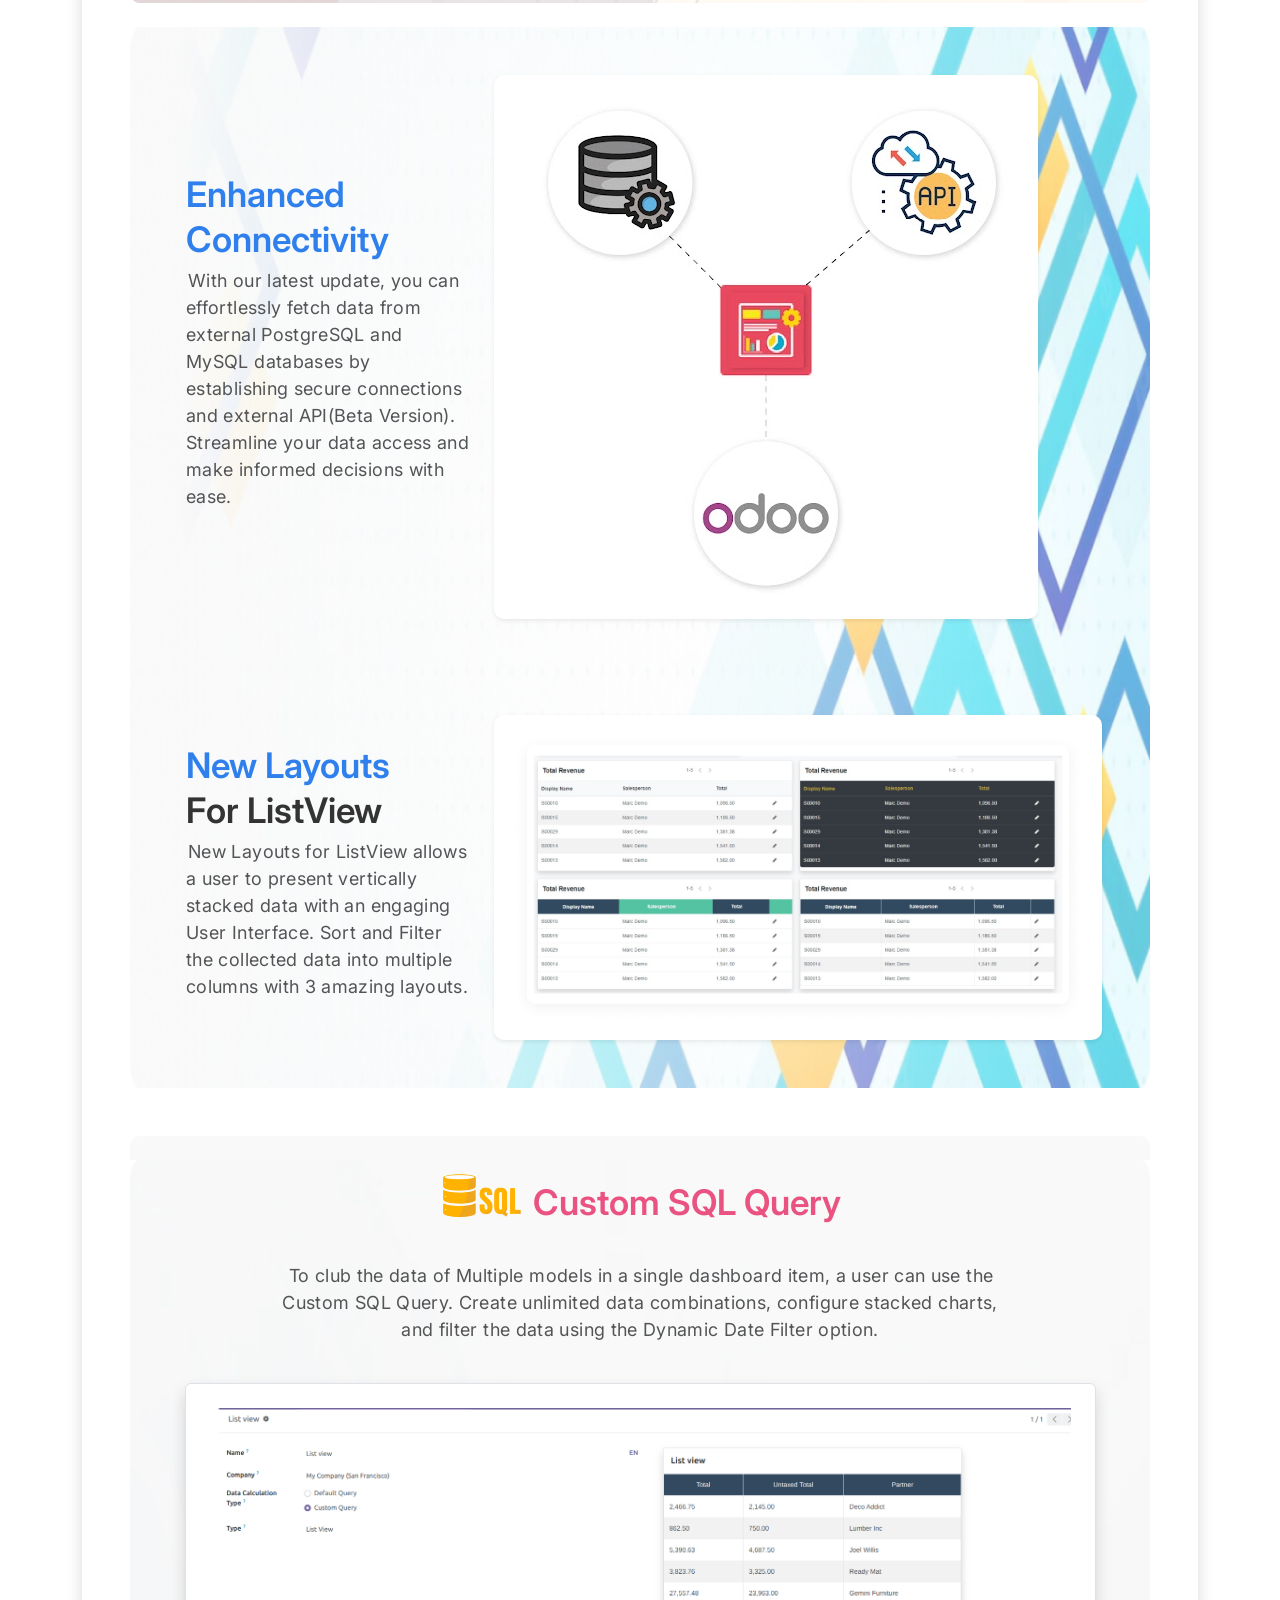
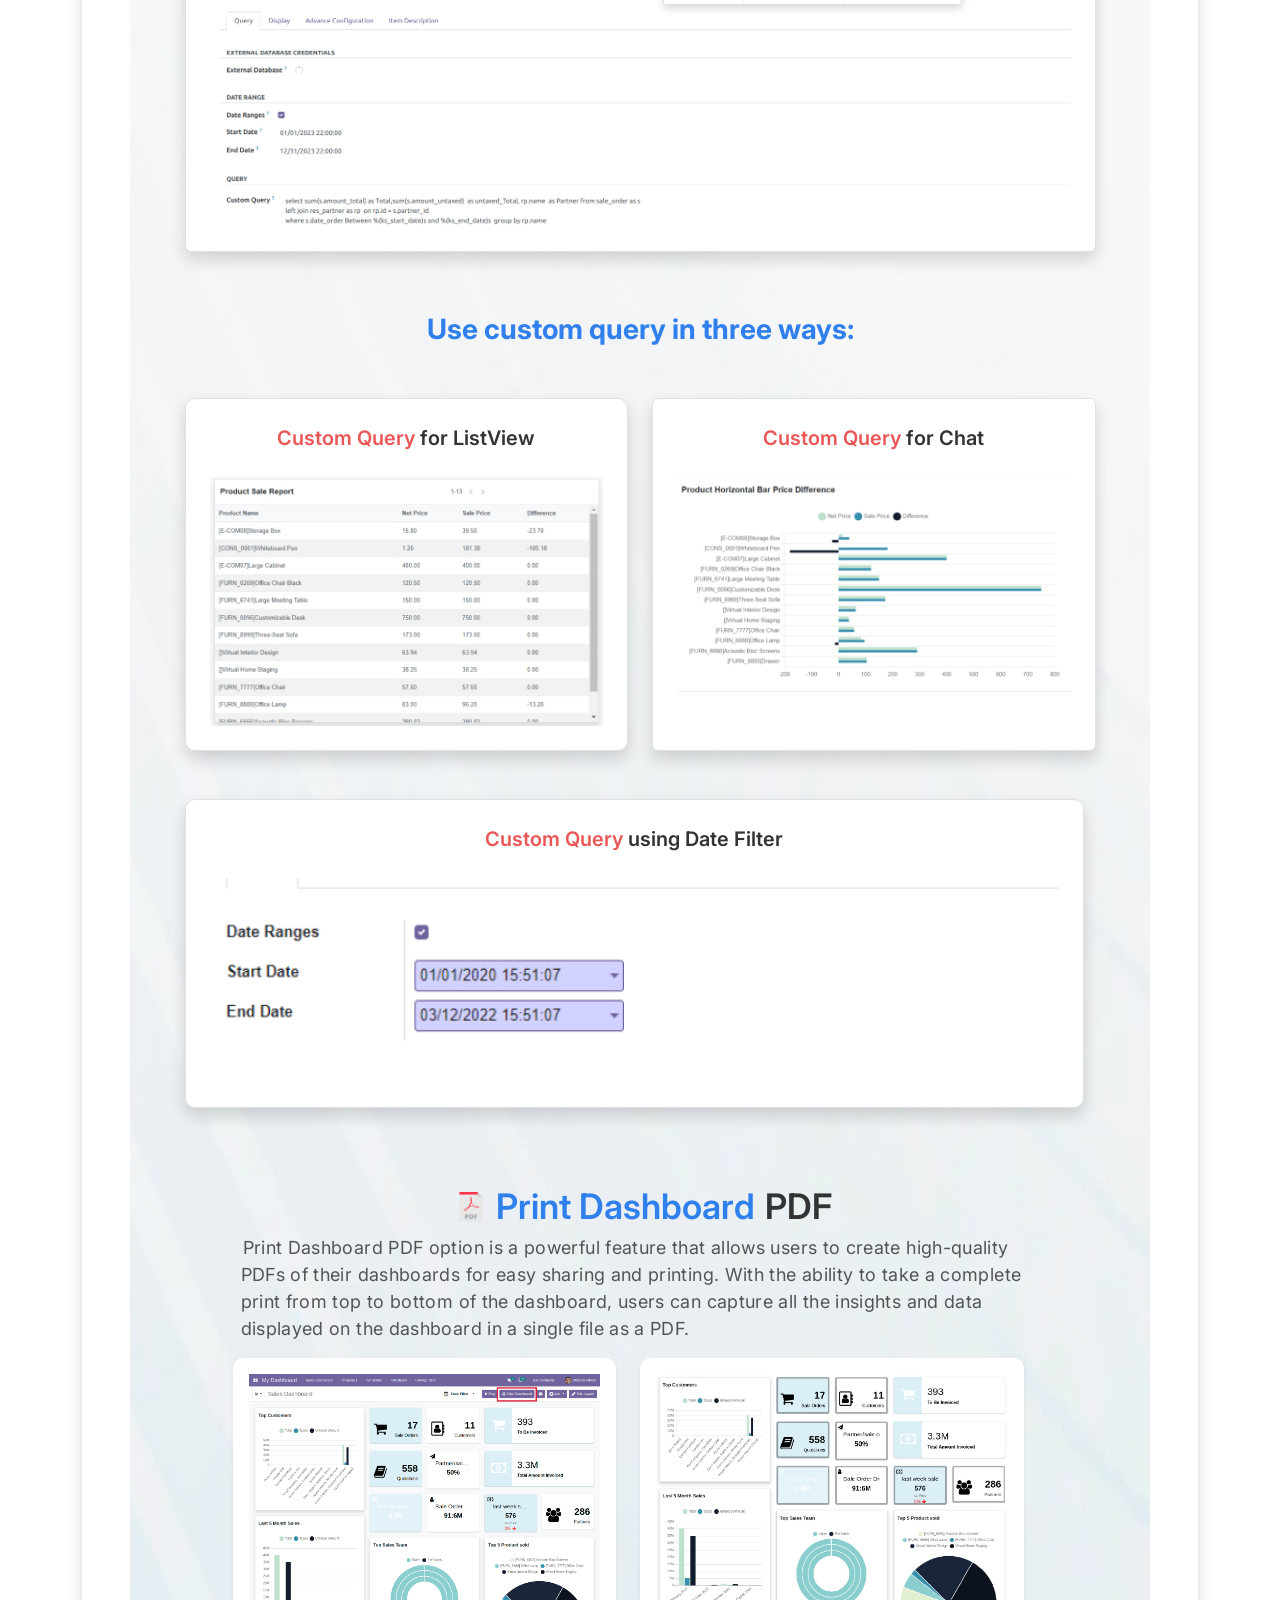
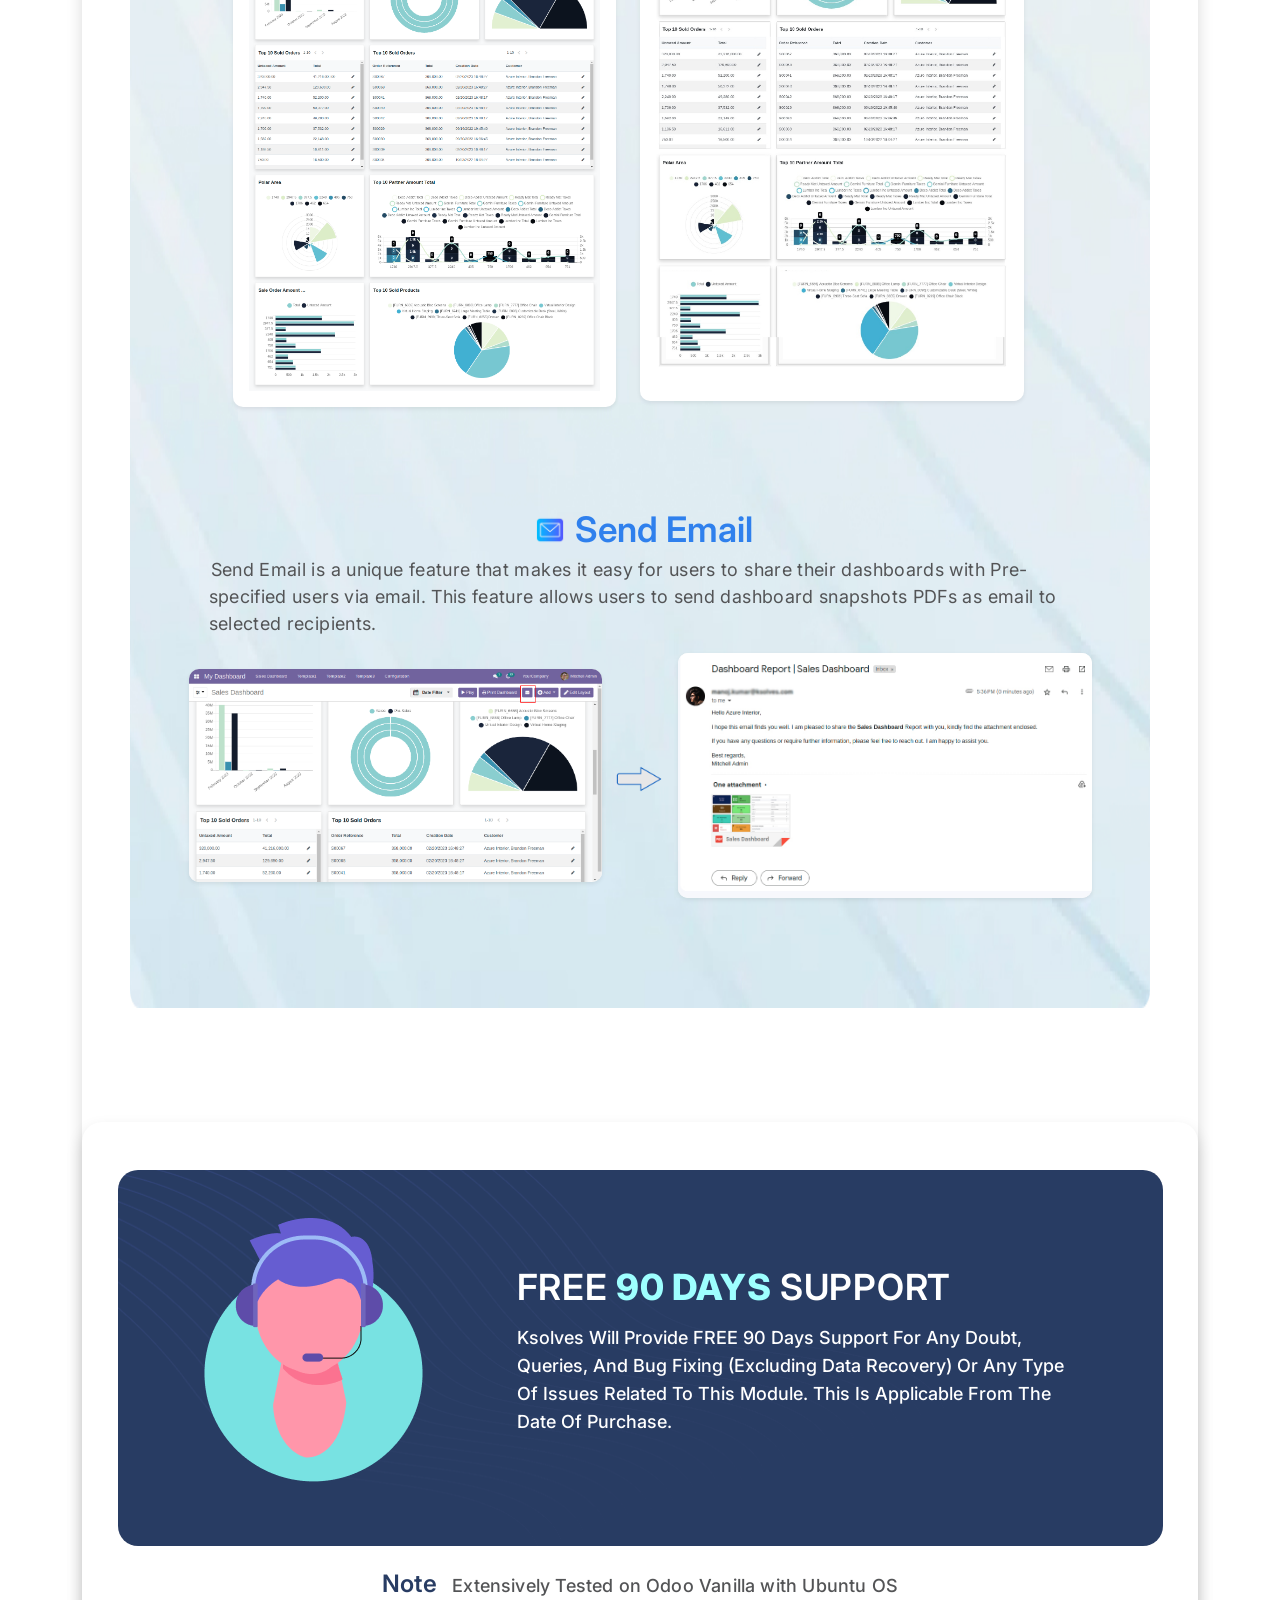
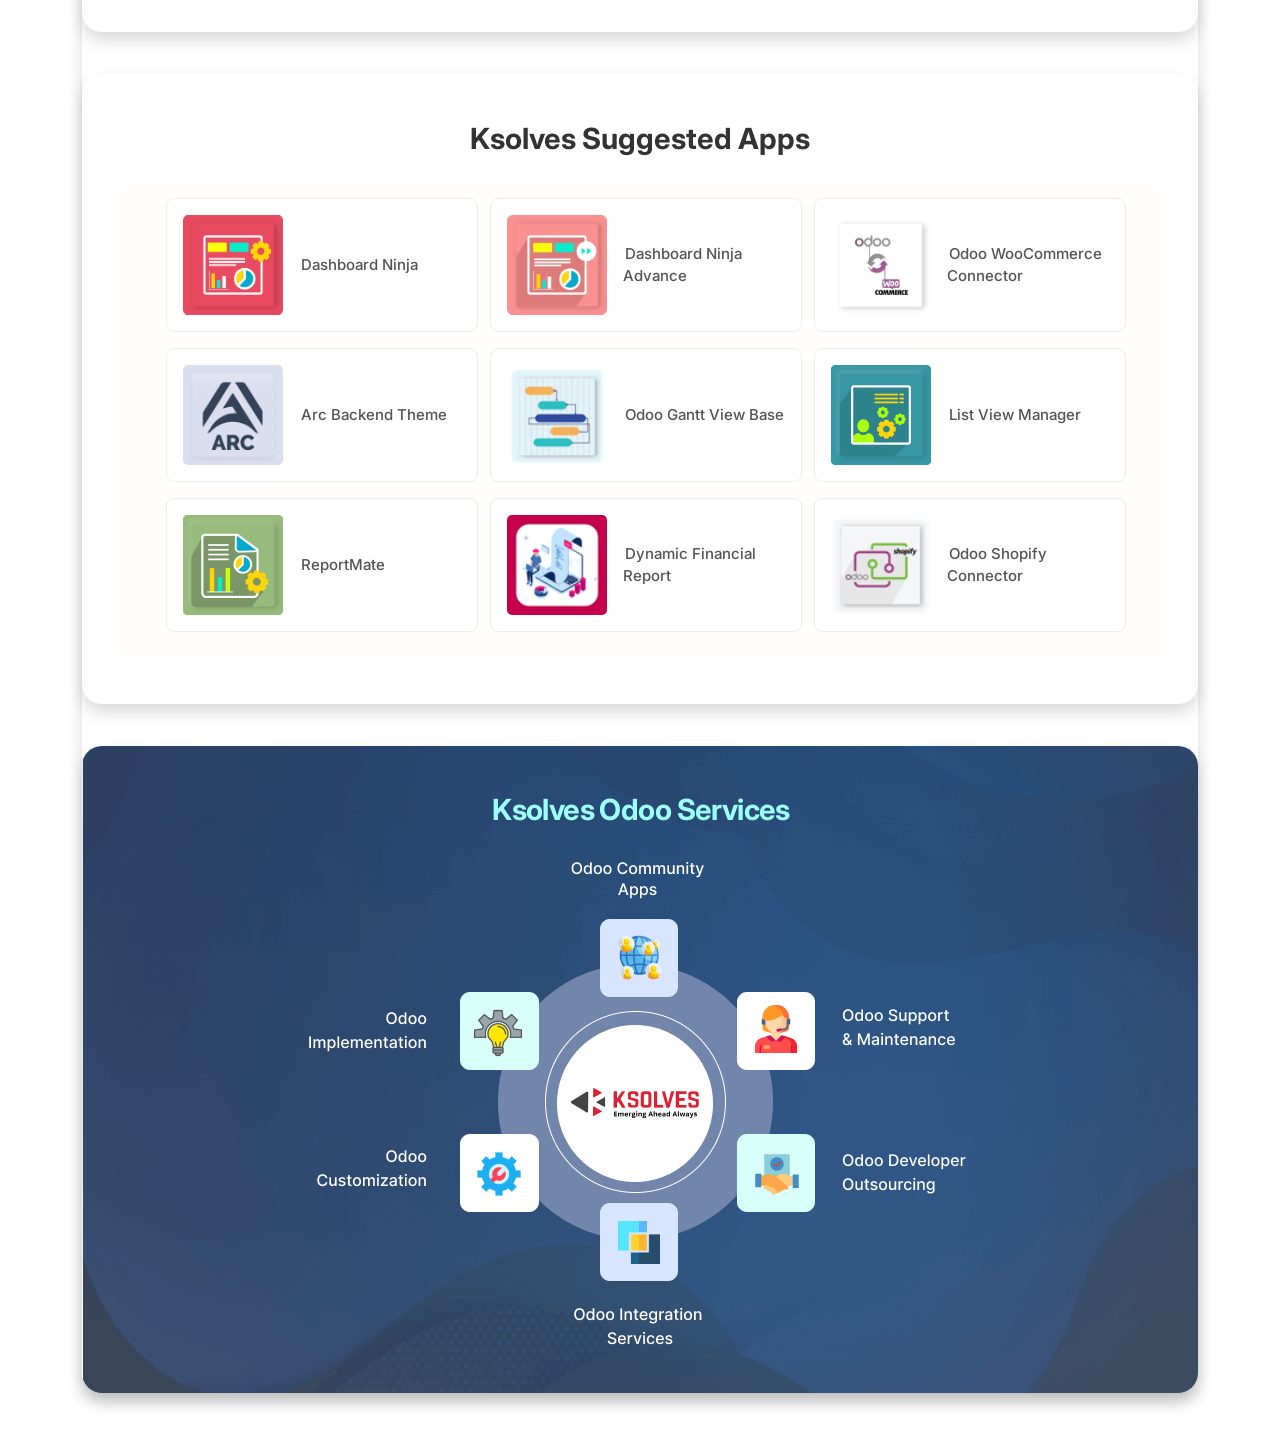
<file: ks_dn_advance/static/description/index.html>
<!DOCTYPE html>
<html lang="en">

<head>
    <title>Dashboard Ninja | Description</title>
    <meta charset="utf-8">
    <meta content="width=device-width, initial-scale=1" name="viewport">
    <link rel="preconnect" href="https://fonts.googleapis.com">
    <link rel="preconnect" href="https://fonts.gstatic.com" crossorigin>
    <link href="https://fonts.googleapis.com/css2?family=Inter:wght@300;400;500;600;700&display=swap" rel="stylesheet">

    <!-- Latest compiled and minified CSS -->
    <link href="https://cdn.jsdelivr.net/npm/bootstrap@5.3.2/dist/css/bootstrap.min.css" rel="stylesheet">
</head>

<body>
<section class="py-3" style="background-color: #fff;">
    <div class="container">
        <div class="px-md-5 py-md-4 p-2 mb-4 bg-white shadow"
             style="border-radius: 20px; font-family: 'Inter', sans-serif;">
            <div class="ks-top-logos pb-3">
                <div class="text-center mb-md-4 mb-3">
                    <img src="./img/top-logo/logo1.png" class="img-fluid" alt="ks-logo" height="60" loading="lazy">
                </div>
                <div class="d-flex align-items-center justify-content-sm-between flex-column flex-sm-row">
                    <div class="odoo-logos d-flex align-items-center mb-sm-0 mb-3">
                        <img src="./img/top-logo/logo2.png" class="img-fluid" alt="logo" height="48" loading="lazy">
                    </div>
                    <div class="odoo-logos d-flex align-items-center">
                        <img src="./img/top-logo/logo3.png" class="img-fluid" alt="odoo-logo" height="32"
                             loading="lazy">
                    </div>
                </div>
            </div>

            <div class="my-2 position-relative overflow-hidden"
                 style="height: 451px; border-radius: 40px; background-color: #34487d;">
                <img src="images/blue-bg.jpg" alt="" class="position-absolute img-fluid w-100 h-100"/>
                <div class="row py-md-4 py-3 position-relative">
                    <div class="col-md-12 py-2 text-center">
                        <h1 class="mb-0 mt-2 mt-lg-4 pt-md-4"
                            style="font-family: 'Inter', sans-serif; font-style: normal; font-weight: bold; word-wrap: break-word; color: #FFF;">
                            <span class="d-md-block d-none" style="font-size: 48px;"> Dashboard Ninja Advance</span>
                            <span class="d-md-none d-block" style="font-size: 28px;"> Dashboard Ninja Advance</span>
                        </h1>
                    </div>
                    <div class="col-10 mx-auto py-2 text-center">
                        <p class="pb-0 px-md-4 px-2"
                           style="font-style: normal; font-weight: normal; font-size: 16px; line-height: 160%; letter-spacing: 0.02em; text-indent: 2px; color: #FFFFFF;">
                            Dashboard Ninja Advance breaks all the limitations of productivity by simplifying
                            complex data into attractive charts. Make better decisions by transforming your
                            sensitive business data into secured and impactful Dashboard Ninja Charts.
                        </p>
                    </div>
                </div>
            </div>
            <div class="row" style="margin-top: -21%">
                <div class="col-md-10 offset-md-1 text-center">
                    <img alt="img" class="img-fluid position-relative" loading="lazy" src="images/dashboard.png">
                </div>
            </div>
            <div class="p-md-5 mx-md-4 mx-1 p-2 my-0 my-3" style="background-color: #283C63; border-radius: 20px;">
                <div class="row">
                    <div class="col-md-12 text-center">
                        <h5 class="pt-3 pt-md-0"
                            style="font-family: 'Inter', sans-serif; font-weight: bold; font-size: 32px; word-wrap: break-word;  text-transform: capitalize; color: #FFF; font-size: calc(1.06rem + 1vw);">
                            Ksolves - Your one-stop solution
                        </h5>
                        <p
                                style="font-family: Inter; font-style: normal; font-weight: normal; font-size: 16px; text-align: center; color: #FFFFFF;">
                            We are available 24/7 for your service. Contact us today!
                        </p>
                    </div>
                </div>
                <div class="row py-3 align-items-center">
                    <div class="col-md-6 px-3 px-md-0 mx-auto">
                        <div class="row mx-0 col-12 col-lg-7 mx-auto px-0">
                            <div class="col-12 px-0 text-center" style="margin-bottom: -30px;">
                                <img src="images/service.png" alt="service img">
                            </div>
                            <div class="col-12 mb-2 px-0">
                                <a class="d-flex align-items-center px-2 py-3" href="mailto:sales@ksolves.com"
                                   style="background-color: #92E3DA; text-decoration: none; border-radius: 5px;font-style: normal; font-weight: normal; font-size: 16px; color: #4F4F4F; height:45px;"><img
                                        alt="" class="img-fluid pe-2 ps-2" loading="lazy"
                                        src="images/m.png">sales@ksolves.com</a>
                            </div>
                            <div class="col-12 px-0">
                                <a class=" d-flex align-items-center  px-2 py-3" href="tel:+91-8527471031"
                                   style="background-color: #92E3DA; text-decoration: none; border-radius: 5px;font-style: normal; font-weight: normal; font-size: 16px; color: #4F4F4F;height:45px;"><img
                                        alt="" class="img-fluid pe-2 ps-2" loading="lazy"
                                        src="images/ph.png">+91-8527471031</a>
                            </div>
                        </div>
                    </div>
                    <!-- <div class="col-md-6 ">
                        <div class="px-md-0 px-2 text-center position-relative mt-4 mt-md-0">
                            <div class="w-100" style="border-radius:5px;display:inline-block;">
                                <div class="s_panel_video" data-video-id="JxsNj8AIJtY">
                                    <a href="#"
                                        class="s_figure_link p-0 position-absolute  w-100 h-100 d-flex align-items-center justify-content-center cursor-pointer">
                                        <img src="images/youtube-icon.png" alt="yt icon" />
                                    </a>
                                    <img loading="lazy" src="images/dna-img.png" class="img-fluid w-100"
                                        alt="video-img">
                                </div>
                            </div>
                            <div class="mt-3 mt-md-0" style="border-radius:5px;display:block; ">
                            </div>
                        </div>
                    </div> -->
                </div>
            </div>
            <div class="row pt-4">
                <div class="col-md-9 mx-auto">
                    <p
                            style="font-family: Inter; font-style: normal; font-weight: 500; font-size: 18px; line-height: 160%;text-align: center; letter-spacing: 0.02em; text-indent: 2px; color: #535456;">
                        If you need to strengthen your Dashboard Ninja application, add the advanced version with
                        the following powerful features:
                    </p>
                </div>
                <div class="col-12 text-center my-lg-5 my-4">
                    <div style="border: 1px dashed #C4C4C4;">
                        <div style="margin-top: -14px;">
                            <h2 class="d-inline-block px-2"
                                style="background-color: #fff;color: #2F80ED;font-weight: 600;font-size: 24px;">
                                Dashboard Ninja Advance</h2>
                        </div>
                        <div class="mt-4 mb-3">
                            <img src="images/dn-icon.png" alt="dashboard icon">
                        </div>
                        <div style="font-weight: 600;font-size: 18px;color: #333333;">Dashboard Ninja</div>
                        <div style="color:#E84A5F;font-size: 24px;font-weight: 700">+</div>
                        <div class="row px-lg-5 mx-lg-5 my-4 px-3 justify-content-center">
                            <div class="col-md-4 text-center mb-4">
                                <div class="bg-white border shadow p-4 rouned d-flex align-content-center justify-content-center"
                                     style="border-radius: 10px !important;min-height: 130px">
                                    <img src="images/tv-icon.png" style="object-fit: contain;" alt="Tv icon">
                                </div>
                                <div class="my-3" style="font-weight: 600;font-size: 18px;color: #333333;">TV Mode
                                </div>
                                <div class="mx-auto rounded-circle d-flex align-items-center justify-content-center"
                                     style="width: 35px;
                                    height: 35px;background-color: #AEF8EF;">1
                                </div>
                            </div>
                            <div class="col-md-4 text-center mb-4">
                                <div class="bg-white border shadow p-4 rouned d-flex align-content-center justify-content-center"
                                     style="border-radius: 10px !important;min-height: 130px">
                                    <img src="images/ls-view-icon.png" style="object-fit: contain;"
                                         alt="List view icon">
                                </div>
                                <div class="my-3" style="font-weight: 600;font-size: 18px;color: #333333;">List-View
                                    Layouts
                                </div>
                                <div class="mx-auto rounded-circle d-flex align-items-center justify-content-center"
                                     style="width: 35px;
                                    height: 35px;background-color: #AEF8EF;">2
                                </div>
                            </div>
                            <div class="col-md-4 text-center mb-lg-4">
                                <div class="bg-white border shadow p-4 rouned d-flex align-content-center justify-content-center"
                                     style="border-radius: 10px !important;min-height: 130px">
                                    <img src="images/sql-icon.png" style="object-fit: contain;" alt="SQL icon">
                                </div>
                                <div class="my-3" style="font-weight: 600;font-size: 18px;color: #333333;">Custom
                                    SQL Query
                                </div>
                                <div class="mx-auto rounded-circle d-flex align-items-center justify-content-center"
                                     style="width: 35px;
                                    height: 35px;background-color: #AEF8EF;">3
                                </div>
                            </div>
                            <div class="col-md-4 text-center mb-lg-4">
                                <div class="bg-white border shadow p-4 rouned d-flex align-content-center justify-content-center"
                                     style="border-radius: 10px !important;min-height: 130px">
                                    <img width="80" src="img/pdf.png" style="object-fit: contain;" alt="SQL icon">
                                </div>
                                <div class="my-3" style="font-weight: 600;font-size: 18px;color: #333333;">Print
                                    Dashboard
                                </div>
                                <div class="mx-auto rounded-circle d-flex align-items-center justify-content-center"
                                     style="width: 35px;
                                    height: 35px;background-color: #AEF8EF;">4
                                </div>
                            </div>
                            <div class="col-md-4 text-center mb-lg-4">
                                <div class="bg-white border shadow p-4 rouned d-flex align-content-center justify-content-center"
                                     style="border-radius: 10px !important;min-height: 130px">
                                    <img width="80" src="img/email.png" style="object-fit: contain;" alt="SQL icon">
                                </div>
                                <div class="my-3" style="font-weight: 600;font-size: 18px;color: #333333;">Send Email
                                </div>
                                <div class="mx-auto rounded-circle d-flex align-items-center justify-content-center"
                                     style="width: 35px;
                                    height: 35px;background-color: #AEF8EF;">5
                                </div>
                            </div>
                        </div>
                    </div>
                </div>
            </div>
        </div>
        <div class="mb-4 bg-white shadow " style="border-radius: 20px; font-family: 'Inter', sans-serif;">
            <div class="pt-4">
                <ul class="nav nav-tabs justify-content-center bg-white pt-md-2" id="myTab" role="tablist"
                    style="border-bottom:1px solid #CFCFCF;">
                    <li class="nav-item">
                        <a aria-controls="overview" aria-bs-selected="true" class="nav-link active" data-bs-toggle="tab"
                           href="#overview" id="overview-tab" role="tab"
                           style="color: #4F4F4F;font-weight: 400; font-size: 14px;">
                            Overview</a>
                    </li>
                    <li class="nav-item">
                        <a aria-controls="benefits" aria-bs-selected="false" class="nav-link" data-bs-toggle="tab"
                           href="#benefits" id="benefits-tab" role="tab"
                           style="color: #4F4F4F;font-weight: 400; font-size: 14px;">Why
                            Ksolves</a>
                    </li>
                    <li class="nav-item">
                        <a aria-controls="support" aria-bs-selected="false" class="nav-link" data-bs-toggle="tab"
                           href="#support" id="support-tab" role="tab"
                           style="color: #4F4F4F;font-weight: 400; font-size: 14px;">Support</a>
                    </li>
                    <li class="nav-item">
                        <a aria-controls="faq" aria-bs-selected="false" class="nav-link" data-bs-toggle="tab" href="#faq"
                           id="faq-tab" role="tab"
                           style="color: #4F4F4F;font-weight: 400; font-size: 14px;">
                            FAQ's</a>
                    </li>
                    <li class="nav-item">
                        <a aria-controls="releases" aria-bs-selected="false" class="nav-link" data-bs-toggle="tab"
                           href="#releases" id="releases-tab" role="tab"
                           style="color: #4F4F4F;font-weight: 400; font-size: 14px;">Releases</a>
                    </li>
                </ul>
            </div>
            <div class="tab-content p-md-5 p-2 py-3" id="myTabContent">
                <div aria-labelledby="overview-tab" class="tab-pane fade show active" id="overview" role="tabpanel">
                    <div class="position-relative mb-4" style="border-radius: 10px;">
                        <img src="images/tv-mode.jpg" alt="" loading="lazy"
                             class="w-100 h-100 position-absolute img-fluid"/>
                        <div class="p-lg-5 p-3 position-relative">
                            <div class="row py-4 py-lg-0">
                                <div class="col-md-12">
                                    <h1 style="font-family: 'Inter', sans-serif; font-style: normal; font-weight: 600;word-wrap: break-word; font-size: 48px; line-height: 120%;text-align: center; text-transform: capitalize; font-size: calc(2.06rem + 1vw); ">
                                        <span style="color: #2F80ED; font-size: calc(1.4rem + 1vw);">TV</span>
                                        <span style="color: #333333; font-size: calc(1.4rem + 1vw);">Mode</span>
                                    </h1>
                                </div>
                                <div class="col-md-9 mx-auto py-md-3 py-2">
                                    <p
                                            style="font-family: Inter; font-style: normal; font-size: 18px; line-height: 150%;  text-align: center; letter-spacing: -0.02em; text-indent: 2px; color: #4F4F4F;">
                                        TV Mode feature helps a user to display the charts during office presentations
                                        over television or wallboard. Use the Play button to rotate the dashboard items
                                        at certain intervals of time.
                                    </p>
                                </div>
                                <div class="px-4">
                                    <img src="images/TV_Mode.gif" loading="lazy" class="mt-3 w-100"
                                         style="border-radius: 10px;" alt="dashboard advance presentation"/>
                                </div>
                            </div>
                        </div>
                    </div>
                    <div class="mb-lg-5 mb-4 position-relative" style="border-radius: 10px;">
                        <img src="images/list-view-bg.jpg" alt="" loading="lazy"
                             class="w-100 h-100 position-absolute img-fluid">
                        <div class="p-md-5 p-3 position-relative">
                            <div class="row ">
                                <div class="col-lg-4 d-flex align-items-center">
                                    <div class="ps-md-2 ps-0">
                                        <h3
                                                style="font-family: 'Inter', sans-serif; font-style: normal; font-weight: 600;word-wrap: break-word; font-size: 48px; line-height: 1;text-transform: capitalize; font-size: calc(2.06rem + 1vw); ">
                                                <span style="color: #2F80ED; font-size: calc(1.4rem + 1vw);">Enhanced
                                                     Connectivity</span><br/>
<!--                                            <span style="color: #333333; font-size: calc(1.4rem + 1vw);">For-->
<!--                                                    ListView</span>-->
                                        </h3>
                                        <p
                                                style="font-family: Inter; font-style: normal; font-weight: 400; font-size: 18px; line-height: 150%; letter-spacing: 0.02em; text-indent: 2px; color: #535456;">
                                            With our latest update, you can effortlessly fetch data from external PostgreSQL and MySQL databases by establishing secure connections and external API(Beta Version). Streamline your data access and make informed decisions with ease.
                                        </p>
                                    </div>
                                </div>
                                <div class="col-lg-8">
                                    <div class="d-inline-block text-center p-3 shadow-sm"
                                         style="background-color: #fff;border-radius: 10px;">
                                        <img alt="" class="img-fluid" loading="lazy" src="images/externaldb.png">
                                    </div>
                                </div>
                            </div>
                        </div>
                        <div class="p-md-5 p-3 position-relative">
                            <div class="row ">
                                <div class="col-lg-4 d-flex align-items-center">
                                    <div class="ps-md-2 ps-0">
                                        <h3
                                                style="font-family: 'Inter', sans-serif; font-style: normal; font-weight: 600;word-wrap: break-word; font-size: 48px; line-height: 1;text-transform: capitalize; font-size: calc(2.06rem + 1vw); ">
                                                <span style="color: #2F80ED; font-size: calc(1.4rem + 1vw);">New
                                                    Layouts</span><br/>
                                            <span style="color: #333333; font-size: calc(1.4rem + 1vw);">For
                                                    ListView</span>
                                        </h3>
                                        <p
                                                style="font-family: Inter; font-style: normal; font-weight: 400; font-size: 18px; line-height: 150%; letter-spacing: 0.02em; text-indent: 2px; color: #535456;">
                                            New Layouts for ListView allows a user to present vertically stacked data
                                            with an engaging User Interface. Sort and Filter the collected data into
                                            multiple columns with 3 amazing layouts.
                                        </p>
                                    </div>
                                </div>
                                <div class="col-lg-8">
                                    <div class="d-inline-block text-center p-3 shadow-sm"
                                         style="background-color: #fff;border-radius: 10px;">
                                        <img alt="" class="img-fluid" loading="lazy" src="images/list-view-img.png">
                                    </div>
                                </div>
                            </div>
                        </div>

                    </div>
                    <div class="mb-lg-5 py-lg-4 mb-lg-4 position-relative"
                         style="border-radius: 10px;background-color: #F9F9F9; border-radius: 10px;">
                        <img src="images/sql-bg.jpg" alt="" loading="lazy"
                             class="w-100 h-100 position-absolute img-fluid"/>

                        <div class="row py-2 position-relative mx-0">
                            <div class="col-md-12">
                                <h1 class="my-3"
                                    style="font-family: 'Inter', sans-serif; font-style: normal; font-weight: 600; word-wrap: break-word;font-size: 36px; line-height: 120%;text-align: center; text-transform: capitalize; font-size: calc(1.1rem + 1vw);">
                                    <img src="images/sql-icon.png" style="margin-top: -20px;" alt="">
                                    <span style="color: #EA5281; font-size: calc(1.4rem + 1vw);">Custom SQL Query
                                        </span>

                                </h1>
                            </div>
                            <div class="col-md-9 text-center mx-auto mt-4">
                                <p
                                        style="font-family: Inter; font-style: normal; font-weight: 400; font-size: 18px; line-height: 150%; letter-spacing: 0.02em; text-indent: 2px; color: #535456;">
                                    To club the data of Multiple models in a single dashboard item, a user can use the
                                    Custom SQL Query. Create unlimited data combinations, configure stacked charts, and
                                    filter the data using the Dynamic Date Filter option.
                                </p>
                            </div>
                            <div class="col-md-11 mx-auto">
                                <div class="bg-white shadow border rounded p-4 mx-auto my-4">
                                    <img src="images/sql-1.jpg" class="w-100" alt="sql-1">
                                </div>
                                <div class="mt-lg-5 pt-2 px-3 my-lg-4 d-flex align-content-center justify-content-center w-100 "
                                     style="font-weight: 700;font-size: 28px;color: #2F80ED;">Use custom query in three
                                    ways:
                                </div>
                                <div class="row mx-0">
                                    <div class="col-md-6 my-4 ps-md-0">
                                        <div class="bg-white shadow border rounded p-4 mx-auto  h-100"
                                             style="border-radius: 10px !important;">
                                            <div class="text-center mb-4" style="font-weight: 600;
                                                    font-size: 20px;color: #333;"><span style="color: #EB5757">Custom
                                                        Query</span> for ListView
                                            </div>
                                            <img src="images/sql-2.jpg" class="w-100" alt="sql-2">
                                        </div>
                                    </div>
                                    <div class="col-md-6 my-4 pe-md-0">
                                        <div class="bg-white shadow border rounded p-4 mx-auto h-100">
                                            <div class="text-center mb-4" style="font-weight: 600;
                                                    font-size: 20px;color: #333;"><span style="color: #EB5757">Custom
                                                        Query</span> for Chat
                                            </div>
                                            <img src="images/sql-3.jpg" class="w-100" alt="sql-3">
                                        </div>
                                    </div>
                                    <div class="col-md-12 my-4 ps-md-0">
                                        <div class="bg-white shadow border rounded p-4 mx-auto  h-100"
                                             style="border-radius: 10px !important;">
                                            <div class="text-center mb-4" style="font-weight: 600;
                                                    font-size: 20px;color: #333;"><span style="color: #EB5757">Custom
                                                        Query</span> using Date Filter
                                            </div>
                                            <img src="images/sql-4.jpg" class="w-100" alt="sql-4">
                                        </div>
                                    </div>
                                    <div class="p-md-5 p-3 position-relative">
                                        <div class="row ">
                                            <div class="col-lg-12 d-flex align-items-center">
                                                <div class="ps-md-2 ps-0">
                                                    <h3 class="text-center" style="font-family: 'Inter', sans-serif;
                                            font-style: normal; font-weight: 600;word-wrap:
                                            break-word; font-size: 48px; line-height: 1;text-transform: capitalize; font-size: calc(2.06rem + 1vw); ">
                                                        <img width="30" src="img/pdf_1.png" alt="">
                                                        <span style="color: #2F80ED; font-size: calc(1.4rem + 1vw);">Print
                                                    Dashboard</span>
                                                        <span style="color: #333333; font-size: calc(1.4rem + 1vw);">PDF</span>
                                                    </h3>
                                                    <p
                                                            style="font-family: Inter; font-style: normal; font-weight: 400; font-size: 18px; line-height: 150%; letter-spacing: 0.02em; text-indent: 2px; color: #535456;">
                                                        Print Dashboard PDF option is a powerful feature that allows
                                                        users
                                                        to create high-quality PDFs of their dashboards for easy sharing
                                                        and
                                                        printing. With the ability to take a complete print from top to
                                                        bottom
                                                        of the dashboard, users can capture all the insights and data
                                                        displayed on
                                                        the dashboard in a single file as a PDF.
                                                    </p>
                                                </div>
                                            </div>
                                            <div class="col-lg-12 row">
                                                <div class="col-lg-6 mb-lg-0 mb-3">
                                                    <div class="d-inline-block text-center p-3 shadow-sm"
                                                         style="background-color: #fff;border-radius: 10px;">
                                                        <img alt="" class="img-fluid" loading="lazy"
                                                             src="img/print_pdf_button.png">
                                                    </div>
                                                </div>
                                                <div class="col-lg-6">
                                                    <div class="d-inline-block text-center p-3 shadow-sm"
                                                         style="background-color: #fff;border-radius: 10px;">
                                                        <img alt="" class="img-fluid" loading="lazy"
                                                             src="img/print_pdf.png">
                                                    </div>
                                                </div>
                                            </div>
                                        </div>
                                    </div>

                                    <div class="py-md-5 p-3 position-relative">
                                        <div class="row ">
                                            <div class="col-lg-12 d-flex align-items-center">
                                                <div class="ps-md-2 ps-0">
                                                    <h3 class="text-center"
                                                        style="font-family: 'Inter', sans-serif; font-style: normal; font-weight: 600;word-wrap: break-word; font-size: 48px; line-height: 1;text-transform: capitalize; font-size: calc(2.06rem + 1vw); ">
                                                        <img width="30" src="img/gmail.png" alt="">
                                                        <span style="color: #2F80ED; font-size: calc(1.4rem + 1vw);">Send Email</span>

                                                    </h3>
                                                    <p
                                                            style="font-family: Inter; font-style: normal; font-weight: 400; font-size: 18px; line-height: 150%; letter-spacing: 0.02em; text-indent: 2px; color: #535456;">
                                                        Send Email is a unique feature that makes it easy for users to
                                                        share
                                                        their dashboards with Pre-specified users via email. This
                                                        feature allows
                                                        users to send dashboard snapshots PDFs as email to selected
                                                        recipients.
                                                    </p>
                                                </div>
                                            </div>
                                            <div class="col-lg-12 row align-items-center px-0 mx-0">

                                                <!--                                                <div class="d-inline-block text-center p-3 shadow-sm"-->
                                                <!--                                            style="background-color: #fff;border-radius: 10px;">-->
                                                <!--                                            <img alt="" width="800" class="img-fluid" loading="lazy" src="img/send_email_l.png">-->
                                                <!--                                        </div>-->
                                                <div class="col-lg align-self-center px-0">
                                                    <div class="d-inline-block text-center shadow-sm h-100 overflow-hidden"
                                                         style="background-color: #fff;border-radius: 10px;">
                                                        <img alt="" class="img-fluid" loading="lazy"
                                                             src="img/or_send_email .png">
                                                    </div>
                                                </div>
                                                <div class="col-lg-1">
                                                    <img width="50" src="img/arrow-right.png">
                                                </div>
                                                <div class="col-lg px-0 ">
                                                    <div class="d-inline-block text-center shadow-sm h-100 overflow-hidden"
                                                         style="background-color: #fff;border-radius: 10px;">
                                                        <img alt="" class="img-fluid" loading="lazy"
                                                             src="img/send_email_l.jpg">
                                                    </div>
                                                </div>


                                            </div>
                                        </div>
                                    </div>
                                </div>
                            </div>
                        </div>
                    </div>


                </div>
                <div aria-labelledby="benefits-tab" class="tab-pane fade show" id="benefits" role="tabpanel">
                    <div class="p-3 p-lg-5" style="background-color: #FAFAFA; border-radius: 30px;">
                        <h5
                                style=" font-family: 'Inter', sans-serif; font-weight: 600;font-size: 30px;line-height: 155.19%;color: #252525; text-align: center;  font-family: 'Inter', sans-serif; font-size: calc(0.93rem + 1vw);">
                            Why
                            Ksolves
                        </h5>
                        <p
                                style="font-weight: 500;font-size: 16px;line-height: 155.19%;text-align: center; margin-bottom: 30px;  font-family: 'Inter', sans-serif;">
                            You know us as the
                            <strong style="color: #173E85;"> makers of the "Dashboard Ninja",</strong>
                            You
                            <br>
                            will remember us with Dashboard Ninja Advance
                        </p>
                        <ul class="list-unstyled row m-0">
                            <li class="col-6 col-md-4 col-lg-3 p-2">
                                <img src="images/ks_1.png" loading="lazy" alt="logo-img" class="img-fluid w-100 h-100 w-100 h-100">
                            </li>
                            <li class="col-6 col-md-4 col-lg-3 p-2">
                                <img src="images/ks_2.png" loading="lazy" alt="logo-img" class="img-fluid w-100 h-100">
                            </li>
                            <li class="col-6 col-md-4 col-lg-3 p-2">
                                <img src="images/ks_3.png" loading="lazy" alt="logo-img" class="img-fluid w-100 h-100">
                            </li>
                            <li class="col-6 col-md-4 col-lg-3 p-2">
                                <img src="images/ks_4.png" loading="lazy" alt="logo-img" class="img-fluid w-100 h-100">
                            </li>
                            <li class="col-6 col-md-4 col-lg-3 p-2">
                                <img src="images/ks_5.png" loading="lazy" alt="logo-img" class="img-fluid w-100 h-100">
                            </li>
                            <li class="col-6 col-md-4 col-lg-3 p-2">
                                <img src="images/ks_6.png" loading="lazy" alt="logo-img" class="img-fluid w-100 h-100">
                            </li>
                            <li class="col-6 col-md-4 col-lg-3 p-2">
                                <img src="images/ks_7.png" loading="lazy" alt="logo-img" class="img-fluid w-100 h-100">
                            </li>
                            <li class="col-6 col-md-4 col-lg-3 p-2">
                                <img src="images/ks_8.png" loading="lazy" alt="logo-img" class="img-fluid w-100 h-100">
                            </li>
                            <li class="col-6 col-md-4 col-lg-3 p-2">
                                <img src="images/ks_9.png" loading="lazy" alt="logo-img" class="img-fluid w-100 h-100">
                            </li>
                            <li class="col-6 col-md-4 col-lg-3 p-2">
                                <img src="images/ks_10.png" loading="lazy" alt="logo-img" class="img-fluid w-100 h-100">
                            </li>
                            <li class="col-6 col-md-4 col-lg-3 p-2">
                                <img src="images/ks_11.png" loading="lazy" alt="logo-img" class="img-fluid w-100 h-100">
                            </li>
                            <li class="col-6 col-md-4 col-lg-3 p-2">
                                <img src="images/ks_12.png" alt="logo-img" loading="lazy" class="img-fluid w-100 h-100">
                            </li>
                        </ul>
                    </div>

                    <div class="my-3 my-lg-5 p-0 py-lg-4">
                        <h5
                                style=" font-family: 'Inter', sans-serif; font-weight: 600;font-size: 30px;line-height: 155.19%;color: #252525; text-align: center;  font-family: 'Inter', sans-serif; font-size: calc(0.93rem + 1vw);">
                            Client
                            Success
                        </h5>
                        <p
                                style="font-weight: 500;font-size: 16px;line-height: 155.19%;text-align: center;color: #414141;  font-family: 'Inter', sans-serif;">
                            Invest
                            your trust like our elite clientele did!
                        </p>
                        <ul class="list-unstyled row m-0 justify-content-center">
                            <li class="col-6 col-md-3 col-lg-2 p-1" style="text-align: center;">
                                <img src="images/ks_c_1.png" loading="lazy" alt="logo-img" class="img-fluid">
                            </li>
                            <li class="col-6 col-md-3 col-lg-2 p-1" style="text-align: center;">
                                <img src="images/ks_c_2.png" loading="lazy" alt="logo-img" class="img-fluid">
                            </li>
                            <li class="col-6 col-md-3 col-lg-2 p-1" style="text-align: center;">
                                <img src="images/ks_c_3.png" alt="logo-img" loading="lazy" class="img-fluid">
                            </li>
                            <li class="col-6 col-md-3 col-lg-2 p-1" style="text-align: center;">
                                <img src="images/ks_c_4.png" alt="logo-img" loading="lazy" class="img-fluid">
                            </li>
                            <li class="col-6 col-md-3 col-lg-2 p-1" style="text-align: center;">
                                <img src="images/ks_c_5.png" alt="logo-img" loading="lazy" class="img-fluid">
                            </li>
                            <li class="col-6 col-md-3 col-lg-2 p-1" style="text-align: center;">
                                <img src="images/ks_c_6.png" alt="logo-img" loading="lazy" class="img-fluid">
                            </li>
                            <li class="col-6 col-md-3 col-lg-2 p-1" style="text-align: center;">
                                <img src="images/ks_c_7.png" alt="logo-img" loading="lazy" class="img-fluid">
                            </li>
                            <li class="col-6 col-md-3 col-lg-2 p-1" style="text-align: center;">
                                <img src="images/ks_c_8.png" alt="logo-img" loading="lazy" class="img-fluid">
                            </li>
                            <li class="col-6 col-md-3 col-lg-2 p-1" style="text-align: center;">
                                <img src="images/ks_c_9.png" alt="logo-img" loading="lazy" class="img-fluid">
                            </li>
                            <li class="col-6 col-md-3 col-lg-2 p-1" style="text-align: center;">
                                <img src="images/ks_c_10.png" alt="logo-img" loading="lazy" class="img-fluid">
                            </li>
                            <li class="col-6 col-md-3 col-lg-2 p-1" style="text-align: center;">
                                <img src="images/ks_c_11.png" alt="logo-img" loading="lazy" class="img-fluid">
                            </li>
                        </ul>
                    </div>
                    <div class="p-3 p-lg-5" style="background-color: #FAFAFA; border-radius: 30px;">
                        <h1 style="font-weight: 600;font-size: 30px;line-height: 155.19%;color: #252525; text-align: center;   font-size: calc(0.93rem + 1vw);  font-family: 'Inter', sans-serif;">
                            Products That Blends Together
                        </h1>
                        <p style="font-weight: 500;font-size: 16px;line-height: 155.19%;text-align: center; margin-bottom: 30px; font-family: 'Inter', sans-serif;">
                            Related Products You May Be Interested In!
                        </p>
                        <div class="table-responsive">
                            <table class="table w-100">
                                <tr>
                                    <td class="text-center" style="padding: 0.5rem;">
                                        <a target="_blank"
                                           href="https://apps.odoo.com/apps/modules/15.0/ks_dashboard_ninja/"
                                           class="d-block bg-white p-4 text-center mx-auto"
                                           style="border-radius: 10px;width: 180px;min-height: 195px;">
                                            <img src="./images/ks_dashboard_ninja.png" alt="logo"
                                                 style="border-radius: 10px;" width="84" height="84">
                                            <div style="color: #333;font-size: 16px;font-weight: 600;" class="mt-3">
                                                Dashboard Ninja
                                            </div>
                                        </a>
                                    </td>
                                    <td class="text-center"
                                        style="padding: 0.5rem; vertical-align: middle;font-size: 20px;color: #333;font-weight: 700;"
                                        class="px-2">
                                        +
                                    </td>
                                    <td class="text-center" style="padding: 0.5rem;">
                                        <a target="_blank"
                                           href="https://apps.odoo.com/apps/themes/14.0/ks_curved_backend_theme/"
                                           class="d-block bg-white p-4 text-center mx-auto"
                                           style="border-radius: 10px;width: 180px;min-height: 195px;">
                                            <img src="images/ks_curved_backend_theme.png" alt=""
                                                 style="border-radius: 10px;">
                                            <div style="color: #333;font-size: 16px;font-weight: 600;" class="mt-3">Arc
                                                Backend Theme
                                            </div>
                                        </a>
                                    </td>

                                    <td class="text-center"
                                        style="padding: 0.5rem; vertical-align: middle;font-size: 20px;color: #333;font-weight: 700;"
                                        class="px-2">
                                        +
                                    </td>
                                    <td class="text-center" style="padding: 0.5rem;">
                                        <a target="_blank"
                                           href="https://apps.odoo.com/apps/modules/15.0/ks_gantt_view_base/"
                                           class="d-block bg-white p-4 text-center mx-auto"
                                           style="border-radius: 10px;width: 180px;min-height: 195px;">
                                            <img src="images/ks_gantt_view_base.png" alt=""
                                                 style="border-radius: 10px;">
                                            <div style="color: #333;font-size: 16px;font-weight: 600;" class="mt-3">Odoo
                                                Gantt View Base
                                            </div>
                                        </a>
                                    </td>
                                    <td class="text-center"
                                        style="padding: 0.5rem; vertical-align: middle;font-size: 20px;color: #333;font-weight: 700;"
                                        class="px-2">
                                        =
                                    </td>
                                    <td class="text-center" style="padding: 0.5rem;">
                                        <div class="d-block bg-white p-4 text-center mx-auto"
                                             style="border-radius: 10px;width: 180px;min-height: 195px;">
                                            <img src="images/perfect_combo.png" alt="" style="width: 84px;height: 84px"
                                                 style="border-radius: 10px;">
                                            <div style="color: #333;font-size: 16px;font-weight: 600;" class="mt-3">
                                                Perfect Combo
                                            </div>
                                        </div>
                                    </td>

                                </tr>
                            </table>
                        </div>

                    </div>
                </div>
                <div aria-labelledby="support-tab" class="tab-pane fade show" id="support" role="tabpanel">
                    <div class=" text-center">
                        <h3
                                style="font-size: 18px;line-height: 155.19%;color: #414141; margin-bottom: 36px; font-family: 'Inter', sans-serif;">
                            Ksolves is 24/7 open to discuss your thoughts and queries!
                        </h3>
                        <img src="images/solution.png" loading="lazy" alt="" class="img-fluid">
                        <div class="text-center">
                            <div class="row d-flex align-items-center justify-content-center" style="margin-top:10px">
                                <div class="col-lg-4 col-md-5 col-sm-9 col-11">
                                    <a class="d-flex align-items-center justify-content-center px-2 py-3"
                                       href="mailto:sales@ksolves.com"
                                       style="background-color: #173E85; text-decoration: none; border-radius: 5px;font-style: normal; font-weight: 400; font-size: 14px; color: #ffffff; height:45px;">
                                        <img alt="mail-icon" class="img-fluid pe-2 ps-2 me-xl-2 me-lg-0 me-2"
                                             loading="lazy" src="./images/m.png">sales@ksolves.com</a>
                                </div>
                                <div class="col-lg-4 col-md-5 col-sm-9 col-11 mt-md-0 mt-2">
                                    <a class=" d-flex align-items-center justify-content-center px-2 py-3"
                                       href="tel:+91-8527471031"
                                       style="background-color: #173E85; text-decoration: none; border-radius: 5px;font-style: normal; font-weight: 400; font-size: 14px; color: #ffffff; height:45px;">
                                        <img alt="phone" class="img-fluid pe-2 ps-2 me-xl-2 me-lg-0 me-2" loading="lazy"
                                             src="./images/ph.png">+91-8527471031</a>
                                </div>
                            </div>
                        </div>

                        <div class="row justify-content-center mt-3 mt-lg-5">
                            <div class="col-12 col-md-8">
                                <img src="images/ks_map_img.png" loading="lazy" alt="" class="w-100">
                            </div>
                        </div>

                    </div>


                </div>
                <div aria-labelledby="faq-tab" class="tab-pane fade show" id="faq" role="tabpanel">
                    <div id="accordion6" class="accordion">
                        <div style="background-color: #fff;">
                            <!-- Question 1 -->
                            <div class="card-header collapsed"
                                 style="background-color: transparent;border: none;border-top: 1px solid #E8E8E8;"
                                 data-bs-toggle="collapse"
                                 href="#collapseFAQOne" style="background:none; cursor: pointer;">
                                <a style="cursor: pointer; text-decoration: none; color: inherit; font-size: 18px;line-height:30px;font-weight:500; font-family: 'Inter', sans-serif;"
                                   class="cursor-pointer card-title d-flex align-items-center justify-content-between mb-0">
                                    Is this app compatible with Odoo Enterprise?
                                    <img src="images/down-arrow.svg" loading="lazy" alt="" class="float-right pt-2">
                                </a>
                            </div>
                            <div id="collapseFAQOne" class="card-body collapse" data-parent="#accordion6">
                                <p style="font-size:16px;line-height:27px;color:#414141; font-weight: normal; font-family: 'Inter', sans-serif;">
                                    Yes, our app works with Odoo Enterprise as well as Community.
                                </p>
                            </div>

                            <!-- Question 2 -->
                            <div style="background-color: transparent;border: none;border-top: 1px solid #E8E8E8;"
                                 class="card-header collapsed" data-bs-toggle="collapse" data-parent="#accordion6"
                                 href="#collapseFAQTwo"
                                 style="background:none; cursor: pointer; font-family: 'Inter', sans-serif;">
                                <a style="cursor: pointer; text-decoration: none; color: inherit; font-size: 18px;line-height:30px;font-weight:500;  font-family: 'Inter', sans-serif;"
                                   class="cursor-pointer card-title d-flex align-items-center justify-content-between mb-0">
                                    Need some customization in this app, whom to contact?
                                    <img src="images/down-arrow.svg" loading="lazy" alt="" class="float-right pt-2">
                                </a>
                            </div>
                            <div id="collapseFAQTwo" class="card-body collapse" data-parent="#accordion6">
                                <p style="font-size:16px;line-height:27px;color:#414141; font-weight: normal; font-family: 'Inter', sans-serif;">
                                    Please drop email at sales@ksolves.com or raise a ticket through Odoo store itself.
                                </p>
                            </div>

                            <!-- Question 3 -->
                            <div style="background-color: transparent;border: none;border-top: 1px solid #E8E8E8;"
                                 class="card-header collapsed" data-bs-toggle="collapse" data-parent="#accordion6"
                                 href="#collapseFAQThree"
                                 style="background:none; cursor: pointer;">
                                <a style="cursor: pointer; text-decoration: none; color: inherit; font-size: 18px;line-height:30px;font-weight:500;  font-family: 'Inter', sans-serif;"
                                   class="cursor-pointer card-title d-flex align-items-center justify-content-between mb-0">
                                    Do you provide any free support?
                                    <img src="images/down-arrow.svg" loading="lazy" alt="" class="float-right pt-2">
                                </a>
                            </div>
                            <div id="collapseFAQThree" class="collapse" data-parent="#accordion6">
                                <div class="card-body">
                                    <p style="font-size:16px;line-height:27px;color:#414141; font-weight: normal; font-family: 'Inter', sans-serif;">
                                        Yes, we do provide free support for 90 days for any queries or any bug/issue
                                        fixing.
                                    </p>
                                </div>
                                <ul style="color:#000;">
                                    <li> <span style="color:#504e4e;"> Minor code changed related to the Date
                                                Filter.</span></li>
                                </ul>
                            </div>

                            <!-- Question 4 -->
                            <div style="background-color: transparent;border: none;border-top: 1px solid #E8E8E8;"
                                 class="card-header collapsed" data-bs-toggle="collapse" data-parent="#accordion6"
                                 href="#collapse4"
                                 style="background:none; cursor: pointer;">
                                <a style="cursor: pointer; text-decoration: none; color: inherit; font-size: 18px;line-height:30px;font-weight:500;  font-family: 'Inter', sans-serif;"
                                   class="cursor-pointer card-title d-flex align-items-center justify-content-between mb-0">
                                    Is it possible to create Dashboard item from data of two or more models?
                                    <img src="images/down-arrow.svg" loading="lazy" alt="" class="float-right pt-2">
                                </a>
                            </div>
                            <div id="collapse4" class="collapse" data-parent="#accordion6">
                                <div class="card-body">
                                    <p style="font-size:16px;line-height:27px;color:#414141; font-weight: normal; font-family: 'Inter', sans-serif;">
                                        Yes, It is possible to create Dashboard item from data of two different models
                                        with Sql Query feature
                                    </p>
                                </div>
                                <ul style="color:#000;">
                                    <li> <span style="color:#504e4e;"> Fixed the issue on exporting the excel with
                                                #{MYCOMPANY} and #{UID} in query</span></li>
                                </ul>
                            </div>
                        </div>
                    </div>
                </div>
                <div aria-labelledby="releases-tab" class="tab-pane fade show" id="releases" role="tabpanel">
                    <div class="py-3">
                        <div class="row pt-5 m-0">
                            <div class="col-md-3">
                                <h4 style="font-size:16px; color:#514F4F; margin:0; line-height:26px; font-family:'Inter', sans-serif">
                                    Latest Release 17.0.1.1.0</h4>
                                <span style="font-size:14px; color:#7A7979; display:block; margin-bottom:20px; font-family:'Inter', sans-serif">2nd October, 2024</span>
                            </div>
                            <div class="col-md-8">
                                <!-- New Version -->
                                <div style="padding:0 0 40px">
                                    <div style="margin:0 0 10px">
                                        <div style="display:inline-block; padding:0px 8px; color:#514F4F; background-color:#FFD8D8; border-radius:20px">
                                            Enhancement
                                        </div>
                                    </div>
                                    <div class="d-flex m-0" style="color:#7A7979; font-family:'Inter', sans-serif">
                                        <ul class="ps-3 mb-0">
                                            <li>
                                                New Theme - Dashboard Ninja Advance Launched with New Theme.
                                            </li>
                                        </ul>
                                    </div>
                                </div>
                                <div style="padding:0px 0 10px; border-bottom:1px solid #E3E3E3">
                                </div>
                            </div>
                        </div>
                        <div class="row pt-5 m-0">
                            <div class="col-md-3">
                                <h4 style="font-size:16px; color:#514F4F; margin:0; line-height:26px; font-family:'Inter', sans-serif">
                                    Release 17.0.1.0.2</h4>
                                <span style="font-size:14px; color:#7A7979; display:block; margin-bottom:20px; font-family:'Inter', sans-serif">2nd August, 2024</span>
                            </div>
                            <div class="col-md-8">
                                <!-- New Version -->
                                <div style="padding:0 0 40px">
                                    <div style="margin:0 0 10px">
                                        <div style="display:inline-block; padding:0px 8px; color:#514F4F; background-color:#FFD8D8; border-radius:20px">
                                            Bug Fixed
                                        </div>
                                    </div>
                                    <div class="d-flex m-0" style="color:#7A7979; font-family:'Inter', sans-serif">
                                        <ul class="ps-3 mb-0">
                                            <li>
                                                Fix - Target notebook page not visible in create new chart form view.
                                            </li>
                                        </ul>
                                    </div>
                                </div>
                                <div style="padding:0px 0 10px; border-bottom:1px solid #E3E3E3">
                                </div>
                            </div>
                        </div>
                        <div class="row pt-5 m-0">
                            <div class="col-md-3">
                                <h4 style="font-size:16px; color:#514F4F; margin:0; line-height:26px; font-family:'Inter', sans-serif">
                                    Release 17.0.1.0.1</h4>
                                <span style="font-size:14px; color:#7A7979; display:block; margin-bottom:20px; font-family:'Inter', sans-serif">10th July, 2024</span>
                            </div>
                            <div class="col-md-8">
                                <!-- New Version -->
                                <div style="padding:0 0 40px">
                                    <div style="margin:0 0 10px">
                                        <div style="display:inline-block; padding:0px 8px; color:#514F4F; background-color:#FFD8D8; border-radius:20px">
                                            Bug Fixed
                                        </div>
                                    </div>
                                    <div class="d-flex m-0" style="color:#7A7979; font-family:'Inter', sans-serif">
                                        <ul class="ps-3 mb-0">
                                            <li>
                                                Fix -List item code conflict with List View Manager module.
                                            </li>
                                        </ul>
                                    </div>
                                </div>
                                <div style="padding:0px 0 10px; border-bottom:1px solid #E3E3E3">
                                </div>
                            </div>
                        <div class="row pt-5 m-0">
                            <div class="col-md-3">
                                <h4 style="font-size:16px; color:#514F4F; margin:0; line-height:26px; font-family:'Inter', sans-serif">
                                    Release 1.0.0</h4>
                                <span style="font-size:14px; color:#7A7979; display:block; margin-bottom:20px; font-family:'Inter', sans-serif">29th December, 2023</span>
                            </div>
                            <div class="col-md-8">
                                <!-- New Version -->
                                <div style="padding:0 0 40px">
                                    <div style="margin:0 0 10px">
                                        <div style="display:inline-block; padding:0px 8px; color:#514F4F; background-color:#FFD8D8; border-radius:20px">
                                            New version
                                        </div>
                                    </div>
                                    <div class="d-flex m-0" style="color:#7A7979; font-family:'Inter', sans-serif">
                                        <ul class="ps-3 mb-0">
                                            <li>
                                                Latest version 17 release of Dashboard ninja advance.
                                            </li>
                                        </ul>
                                    </div>
                                </div>
                                <div style="padding:0px 0 10px; border-bottom:1px solid #E3E3E3">
                                </div>
                            </div>
                        </div>
                    </div>
                </div>
            </div>

        </div>
        <div class="shadow pt-lg-5 pb-4 bg-white" id="free_support" style="margin-top: 42px; border-radius: 20px;">
            <div class="row d-flex align-items-center justify-content-center p-3 p-lg-0">
                <div class="col-11 px-0 mx-auto pb-lg-5 position-relative overflow-hidden"
                     style="border-radius: 20px; background-color: #fffefd;">
                    <img src="./img/support/support-bg.png" alt="bg-img"
                         class="h-100 w-100 position-absolute fix-bottom img-fluid" loading="lazy"
                         style="object-fit: cover;top: 0;left: 0;">
                    <div class="row position-relative pt-lg-5 px-lg-5 pb-lg-3 p-md-4 p-3 mx-auto d-flex align-items-center"
                         style="color: #333333;font-weight: 500;font-size: 16px;width: 95%;gap: 35px 70px;">
                        <div class="col-lg-auto col-sm-12">
                            <img src="./img/support/support.png" width="219" class="img-fluid"/>
                        </div>
                        <div class="col">
                            <h5 class="text-left"
                                style="margin-bottom: 15px;font-style: normal;font-weight: 600;font-size: 36px;line-height: 44px;letter-spacing: 0.02em;text-transform: uppercase;color: #FFFFFF;">
                                Free <span style="color:#9EFFFF; font-weight: 800;">90 Days</span> Support
                            </h5>
                            <p
                                    style="font-style: normal;font-weight: 500;font-size: 18px;line-height: 28px;text-transform: capitalize;color: #FFFFFF;margin: 0; font-family: 'Inter', sans-serif;">
                                Ksolves will provide FREE 90 days support for any doubt, queries, and bug fixing
                                (excluding data recovery) or any type of issues related to this module. This is
                                applicable from the date of purchase.</p>
                        </div>
                    </div>
                </div>
            </div>
            <div class="row d-flex align-items-center justify-content-center m-0">
                <div class="col-12 p-0 pt-lg-4 pb-lg-2 overflow-hidden text-center">
                    <p style="font-style: normal;font-weight: 500;font-size: 18px;line-height: 28px;letter-spacing: 0.01em;color: #535456;margin: 0;">
                        <span style="font-style: normal;font-weight: 600;font-size: 24px;line-height: 28px;letter-spacing: 0.01em;color: #283C63;margin: 0 10px 0 0;">Note</span>
                        Extensively Tested on Odoo Vanilla with Ubuntu OS</p>
                </div>
            </div>
        </div>

        <div class="shadow bg-white py-lg-5 pt-4" id="all_suggested-app" style="margin-top: 42px; border-radius: 20px;">
            <h5 class="text-center"
                style="font-weight: 700; font-size: 32px; font-size: calc(1.5rem + 0.4vw);  margin-bottom: 25px; ">
                <span style="color:#333333; font-family: 'Inter', sans-serif;">Ksolves Suggested Apps</span>
            </h5>
            <div class="row d-flex align-items-center justify-content-center">
                <div class="col-11 pt-lg-3 px-lg-5 pb-lg-2 p-md-4 p-3 position-relative overflow-hidden"
                     style="border-radius: 10px; background-color: #fffefd;">
                    <div class="row position-relative" style="color: #333333; font-weight: 500; font-size: 16px; ">
                        <div class="col-sm-6 col-lg-4 col-xl-4 mb-3 pe-lg-0 pe-sm-1">
                            <a href="https://apps.odoo.com/apps/modules/15.0/ks_dashboard_ninja/" target="_blanck"
                               style="text-decoration:none">
                                <div class="d-flex  align-items-center h-100 bg-white px-3 py-3"
                                     style="border: 1px solid #EFECEC;border-radius: 8px;">
                                    <div style="width:100px;">
                                        <img src="./img/support/Dashboard-Ninja.png" alt="icon" loading="lazy"
                                             width="100" height="100">
                                    </div>
                                    <div class="w-100 ps-3">
                                        <p style="font-style: normal;font-weight: 500;font-size: 15px;line-height: 150%;text-indent: 2px;color: #535456;"
                                           class="mb-0">
                                            Dashboard Ninja
                                        </p>
                                    </div>
                                </div>
                            </a>
                        </div>

                        <div class="col-sm-6 col-lg-4 col-xl-4 mb-3 pe-lg-0 pe-sm-1">
                            <a href="https://apps.odoo.com/apps/modules/15.0/ks_dn_advance/" target="_blanck"
                               style="text-decoration:none">
                                <div class="d-flex  align-items-center h-100 bg-white px-3 py-3"
                                     style="border: 1px solid #EFECEC;border-radius: 8px;">
                                    <div style="width:100px;">
                                        <img src="./img/support/Dashboard-Ninja-Advance.png" alt="icon"
                                             loading="lazy" width="100" height="100">
                                    </div>
                                    <div class="w-100 ps-3">
                                        <p style="font-style: normal;font-weight: 500;font-size: 15px;line-height: 150%;text-indent: 2px;color: #535456;"
                                           class="mb-0">
                                            Dashboard Ninja Advance
                                        </p>
                                    </div>
                                </div>
                            </a>
                        </div>

                        <div class="col-sm-6 col-lg-4 col-xl-4 mb-3 pe-lg-0 pe-sm-1">
                            <a href="https://apps.odoo.com/apps/modules/15.0/ks_woocommerce/" target="_blanck"
                               style="text-decoration:none">
                                <div class="d-flex  align-items-center h-100 bg-white px-3 py-3"
                                     style="border: 1px solid #EFECEC;border-radius: 8px;">
                                    <div style="width:100px;">
                                        <img src="./img/support/Odoo-WooCommerce.png" alt="icon" loading="lazy"
                                             width="100" height="100">
                                    </div>
                                    <div class="w-100 ps-3">
                                        <p style="font-style: normal;font-weight: 500;font-size: 15px;line-height: 150%;text-indent: 2px;color: #535456;"
                                           class="mb-0">
                                            Odoo WooCommerce Connector
                                        </p>
                                    </div>
                                </div>
                            </a>
                        </div>

                        <div class="col-sm-6 col-lg-4 col-xl-4 mb-3 pe-lg-0 pe-sm-1">
                            <a href="https://apps.odoo.com/apps/themes/14.0/ks_curved_backend_theme/"
                               target="_blanck" style="text-decoration:none">
                                <div class="d-flex  align-items-center h-100 bg-white px-3 py-3"
                                     style="border: 1px solid #EFECEC;border-radius: 8px;">
                                    <div style="width:100px;">
                                        <img src="./img/support/arc-backend-theme.png" alt="icon" loading="lazy"
                                             width="100" height="100">
                                    </div>
                                    <div class="w-100 ps-3">
                                        <p style="font-style: normal;font-weight: 500;font-size: 15px;line-height: 150%;text-indent: 2px;color: #535456;"
                                           class="mb-0">
                                            Arc Backend Theme
                                        </p>
                                    </div>
                                </div>
                            </a>
                        </div>

                        <div class="col-sm-6 col-lg-4 col-xl-4 mb-3 pe-lg-0 pe-sm-1">
                            <a href="https://apps.odoo.com/apps/modules/15.0/ks_gantt_view_base/" target="_blanck"
                               style="text-decoration:none">
                                <div class="d-flex  align-items-center h-100 bg-white px-3 py-3"
                                     style="border: 1px solid #EFECEC;border-radius: 8px;">
                                    <div style="width:100px;">
                                        <img src="./img/support/odoo-base.png" alt="icon" loading="lazy" width="100"
                                             height="100">
                                    </div>
                                    <div class="w-100 ps-3">
                                        <p style="font-style: normal;font-weight: 500;font-size: 15px;line-height: 150%;text-indent: 2px;color: #535456;"
                                           class="mb-0">
                                            Odoo Gantt View Base
                                        </p>
                                    </div>
                                </div>
                            </a>
                        </div>

                        <div class="col-sm-6 col-lg-4 col-xl-4 mb-3 pe-lg-0 pe-sm-1">
                            <a href="https://apps.odoo.com/apps/modules/15.0/ks_list_view_manager/" target="_blanck"
                               style="text-decoration:none">
                                <div class="d-flex  align-items-center h-100 bg-white px-3 py-3"
                                     style="border: 1px solid #EFECEC;border-radius: 8px;">
                                    <div style="width:100px;">
                                        <img src="./img/support/list-view-manager.png" alt="icon" loading="lazy"
                                             width="100" height="100">
                                    </div>
                                    <div class="w-100 ps-3">
                                        <p style="font-style: normal;font-weight: 500;font-size: 15px;line-height: 150%;text-indent: 2px;color: #535456;"
                                           class="mb-0">
                                            List View Manager
                                        </p>
                                    </div>
                                </div>
                            </a>
                        </div>

                        <div class="col-sm-6 col-lg-4 col-xl-4 mb-3 pe-lg-0 pe-sm-1">
                            <a href="https://apps.odoo.com/apps/modules/15.0/ks_custom_report/" target="_blanck"
                               style="text-decoration:none">
                                <div class="d-flex  align-items-center h-100 bg-white px-3 py-3"
                                     style="border: 1px solid #EFECEC;border-radius: 8px;">
                                    <div style="width:100px;">
                                        <img src="./img/support/report.png" alt="icon" loading="lazy" width="100"
                                             height="100">
                                    </div>
                                    <div class="w-100 ps-3">
                                        <p style="font-style: normal;font-weight: 500;font-size: 15px;line-height: 150%;text-indent: 2px;color: #535456;"
                                           class="mb-0">
                                            ReportMate
                                        </p>
                                    </div>
                                </div>
                            </a>
                        </div>

                        <div class="col-sm-6 col-lg-4 col-xl-4 mb-3 pe-lg-0 pe-sm-1">
                            <a href="https://apps.odoo.com/apps/modules/15.0/ks_dynamic_financial_report/"
                               style="text-decoration:none" target="_blanck">
                                <div class="d-flex  align-items-center h-100 bg-white px-3 py-3"
                                     style="border: 1px solid #EFECEC; border-radius: 8px;">
                                    <div style="width:100px;">
                                        <img src="./img/support/dfr.png" alt="icon" style="border-radius: 5px;"
                                             loading="lazy" width="100" height="100">
                                    </div>
                                    <div class="w-100 ps-3">
                                        <p style="font-style: normal;font-weight: 500;font-size: 15px;line-height: 150%;text-indent: 2px;color: #535456;"
                                           class="mb-0">
                                            Dynamic Financial Report
                                        </p>
                                    </div>
                                </div>
                            </a>
                        </div>

                        <div class="col-sm-6 col-lg-4 col-xl-4 mb-3 pe-lg-0 pe-sm-1">
                            <a href="https://apps.odoo.com/apps/modules/15.0/ks_shopify/" target="_blanck"
                               style="text-decoration:none">
                                <div class="d-flex  align-items-center h-100 bg-white px-3 py-3"
                                     style="border: 1px solid #EFECEC;border-radius: 8px;">
                                    <div style="width:100px;">
                                        <img src="./img/support/shopify.png" alt="icon" loading="lazy" width="100"
                                             height="100">
                                    </div>
                                    <div class="w-100 ps-3">
                                        <p style="font-style: normal;font-weight: 500;font-size: 15px;line-height: 150%;text-indent: 2px;color: #535456;"
                                           class="mb-0">
                                            Odoo Shopify Connector
                                        </p>
                                    </div>
                                </div>
                            </a>
                        </div>
                    </div>
                </div>
            </div>
        </div>

        <div class="shadow bg-white p-0" id="free_support" style="margin-top: 42px; border-radius: 20px;">
            <div class="row d-flex align-items-center justify-content-center m-0">
                <div class="col-12 px-0 position-relative overflow-hidden"
                     style="border-radius: 20px; background-color: #fffefd;">
                    <img src="./img/support/ks-odoo-services-bg.png" alt="bg-img"
                         class="h-100 w-100 position-absolute fix-bottom img-fluid" loading="lazy"
                         style="object-fit: cover;top: 0;left: 0;">
                    <div class="row position-relative pt-lg-3 px-lg-5 pb-lg-3 p-md-4 p-3 mx-auto d-flex align-items-center"
                         style="color: #333333;font-weight: 500;font-size: 16px;width: 100%;gap: 35px 70px;">
                        <div class="col text-center py-4">
                            <h5 class="text-center mb-4"
                                style="font-style: normal;font-weight: 700;font-size: 32px;line-height: 48px;letter-spacing: -0.02em;text-indent: 2px;color: #9EFFFF; font-size: calc(1.5rem + 0.4vw); font-family: 'Inter', sans-serif;">
                                Ksolves Odoo Services
                            </h5>
                            <img src="./img/support/services-img.png" width="685" class="img-fluid"/>
                        </div>
                    </div>
                </div>

            </div>
        </div>
    </div>
</section>

<!-- Latest compiled JavaScript -->
<script src="https://cdn.jsdelivr.net/npm/bootstrap@5.3.2/dist/js/bootstrap.bundle.min.js"></script>
</body>

</html>
</file>
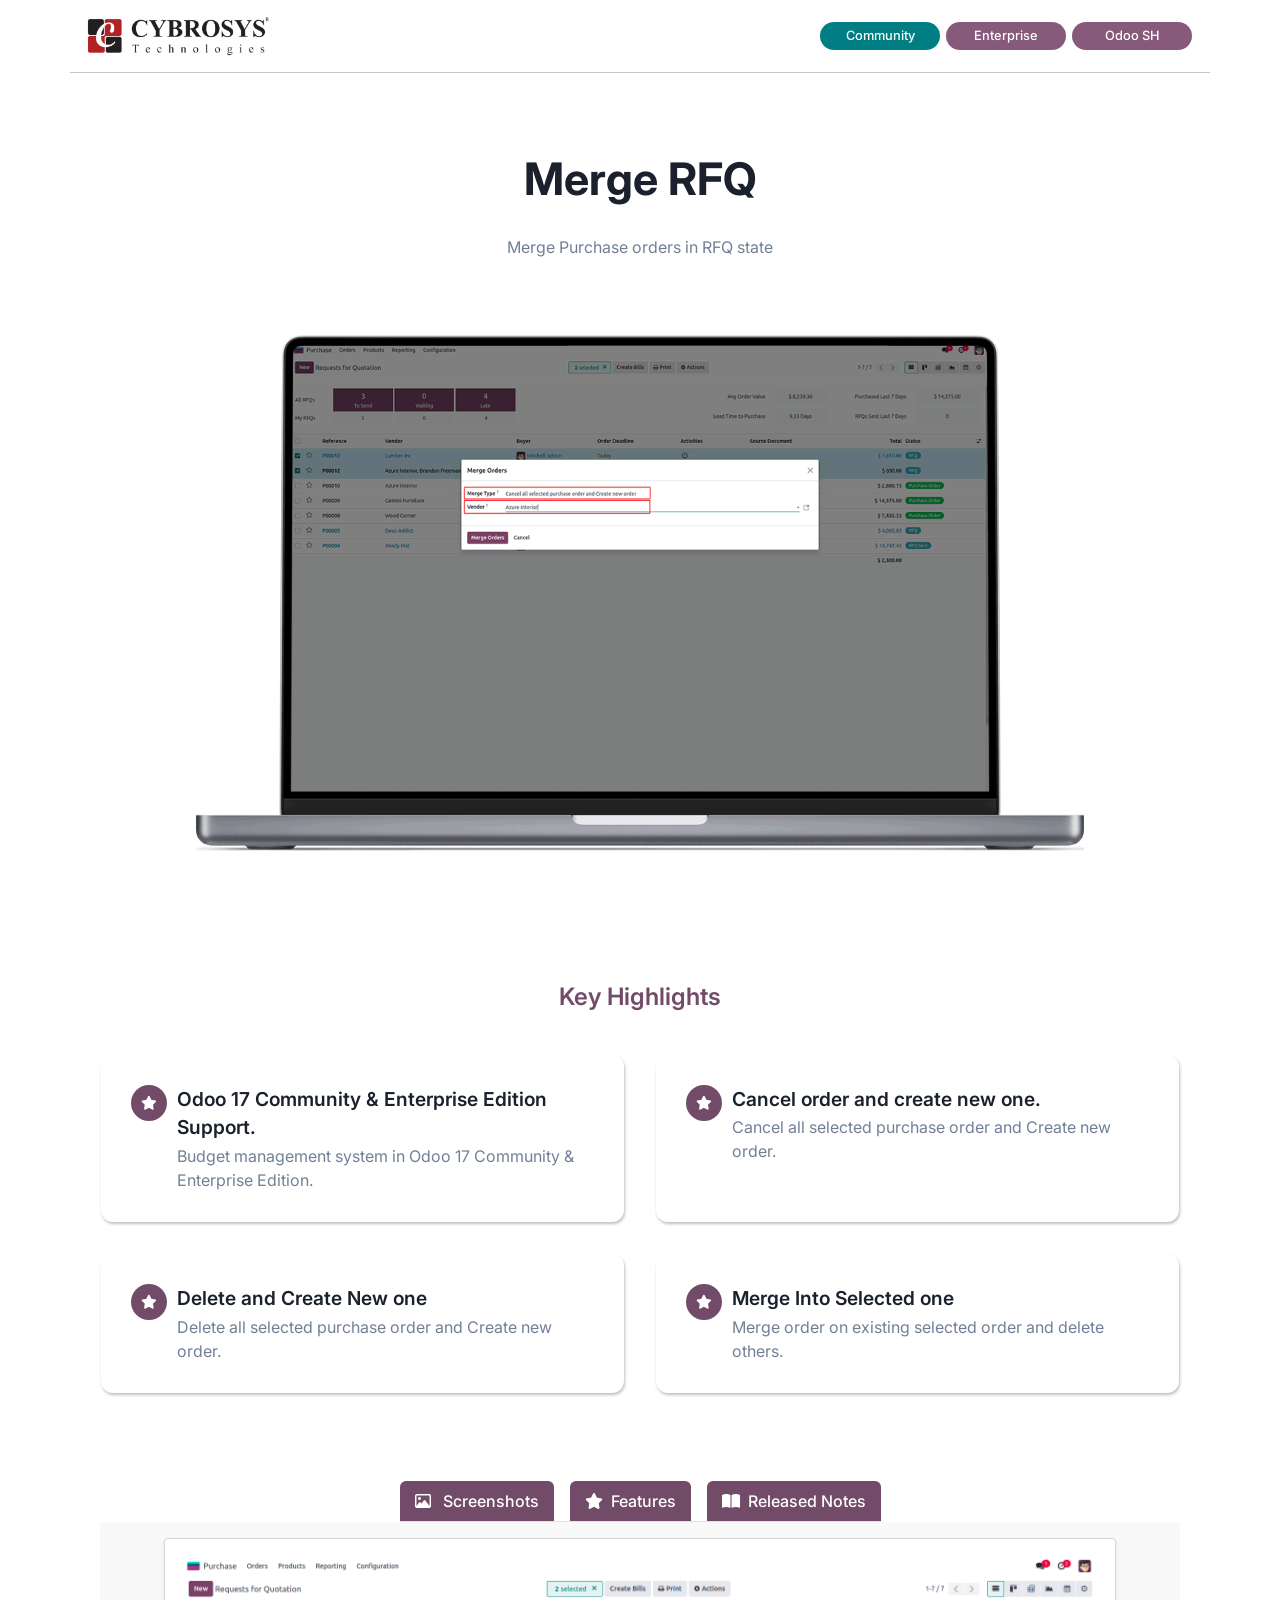
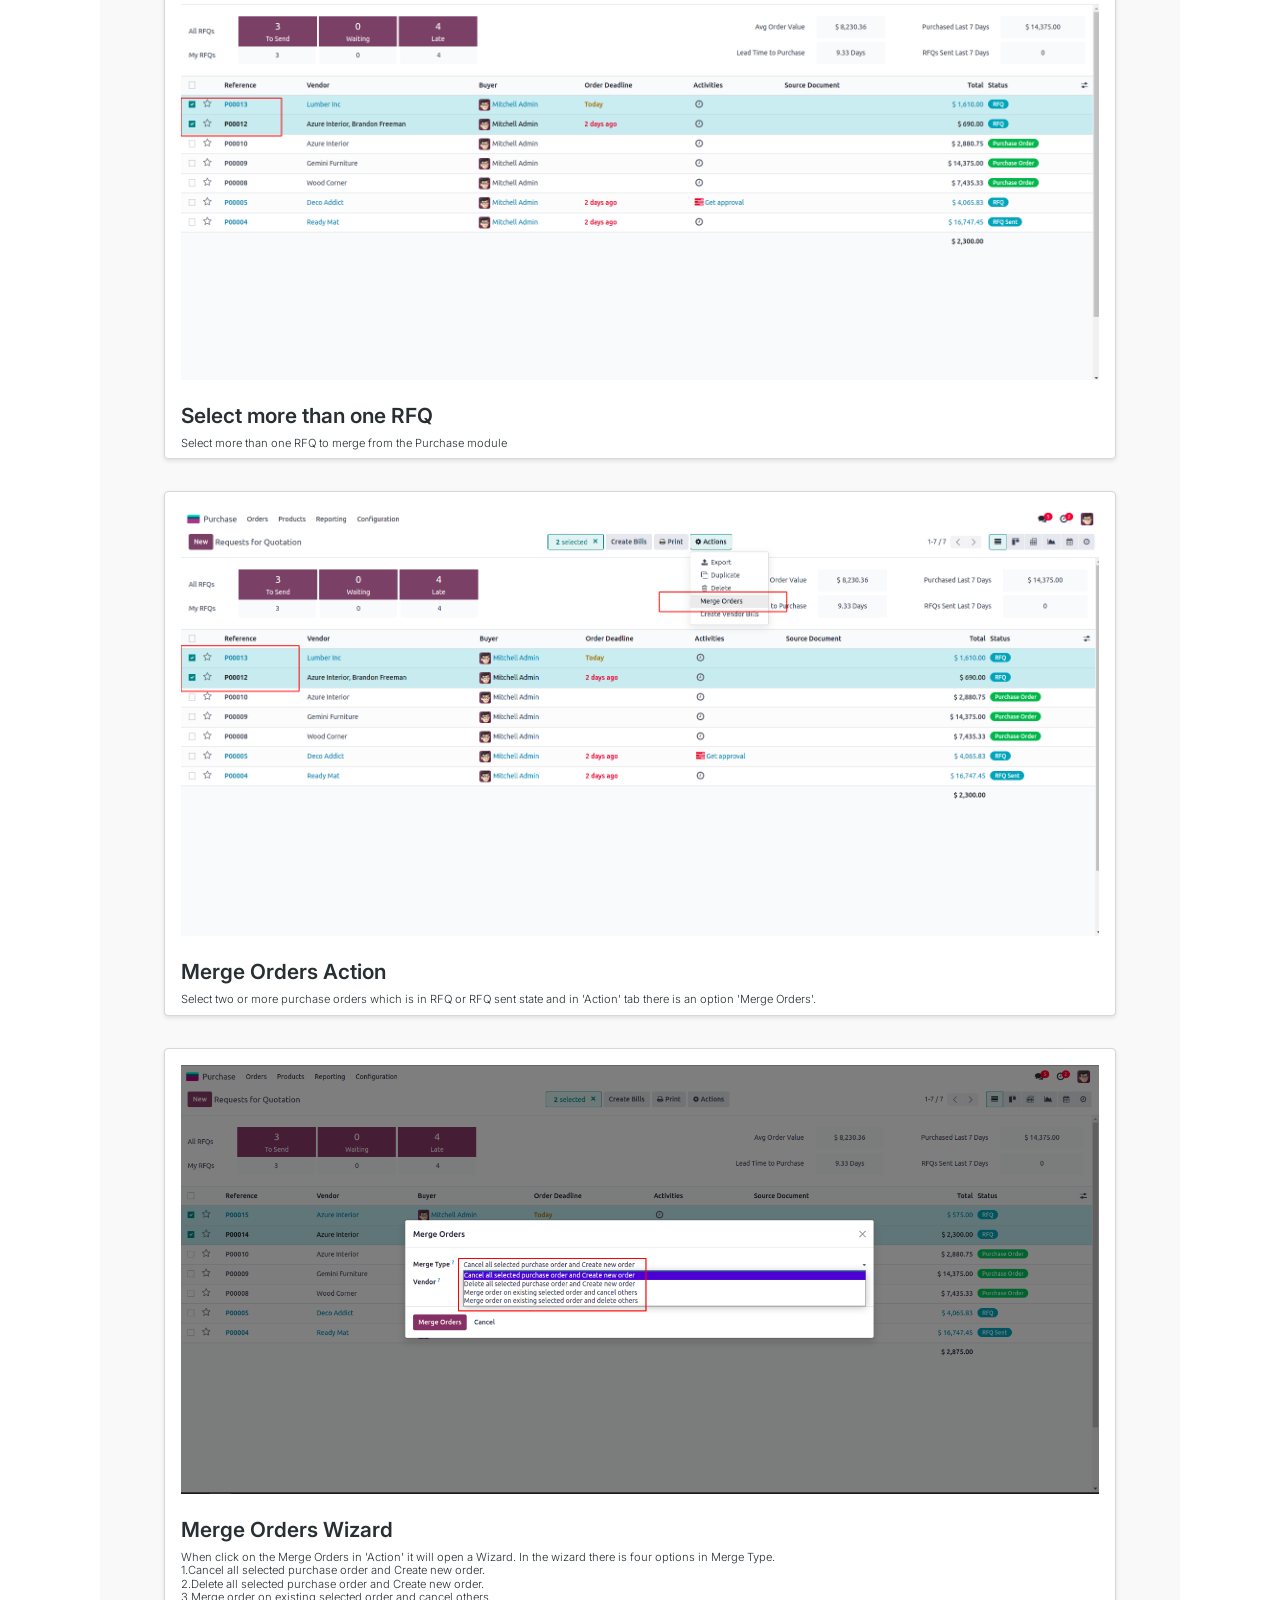
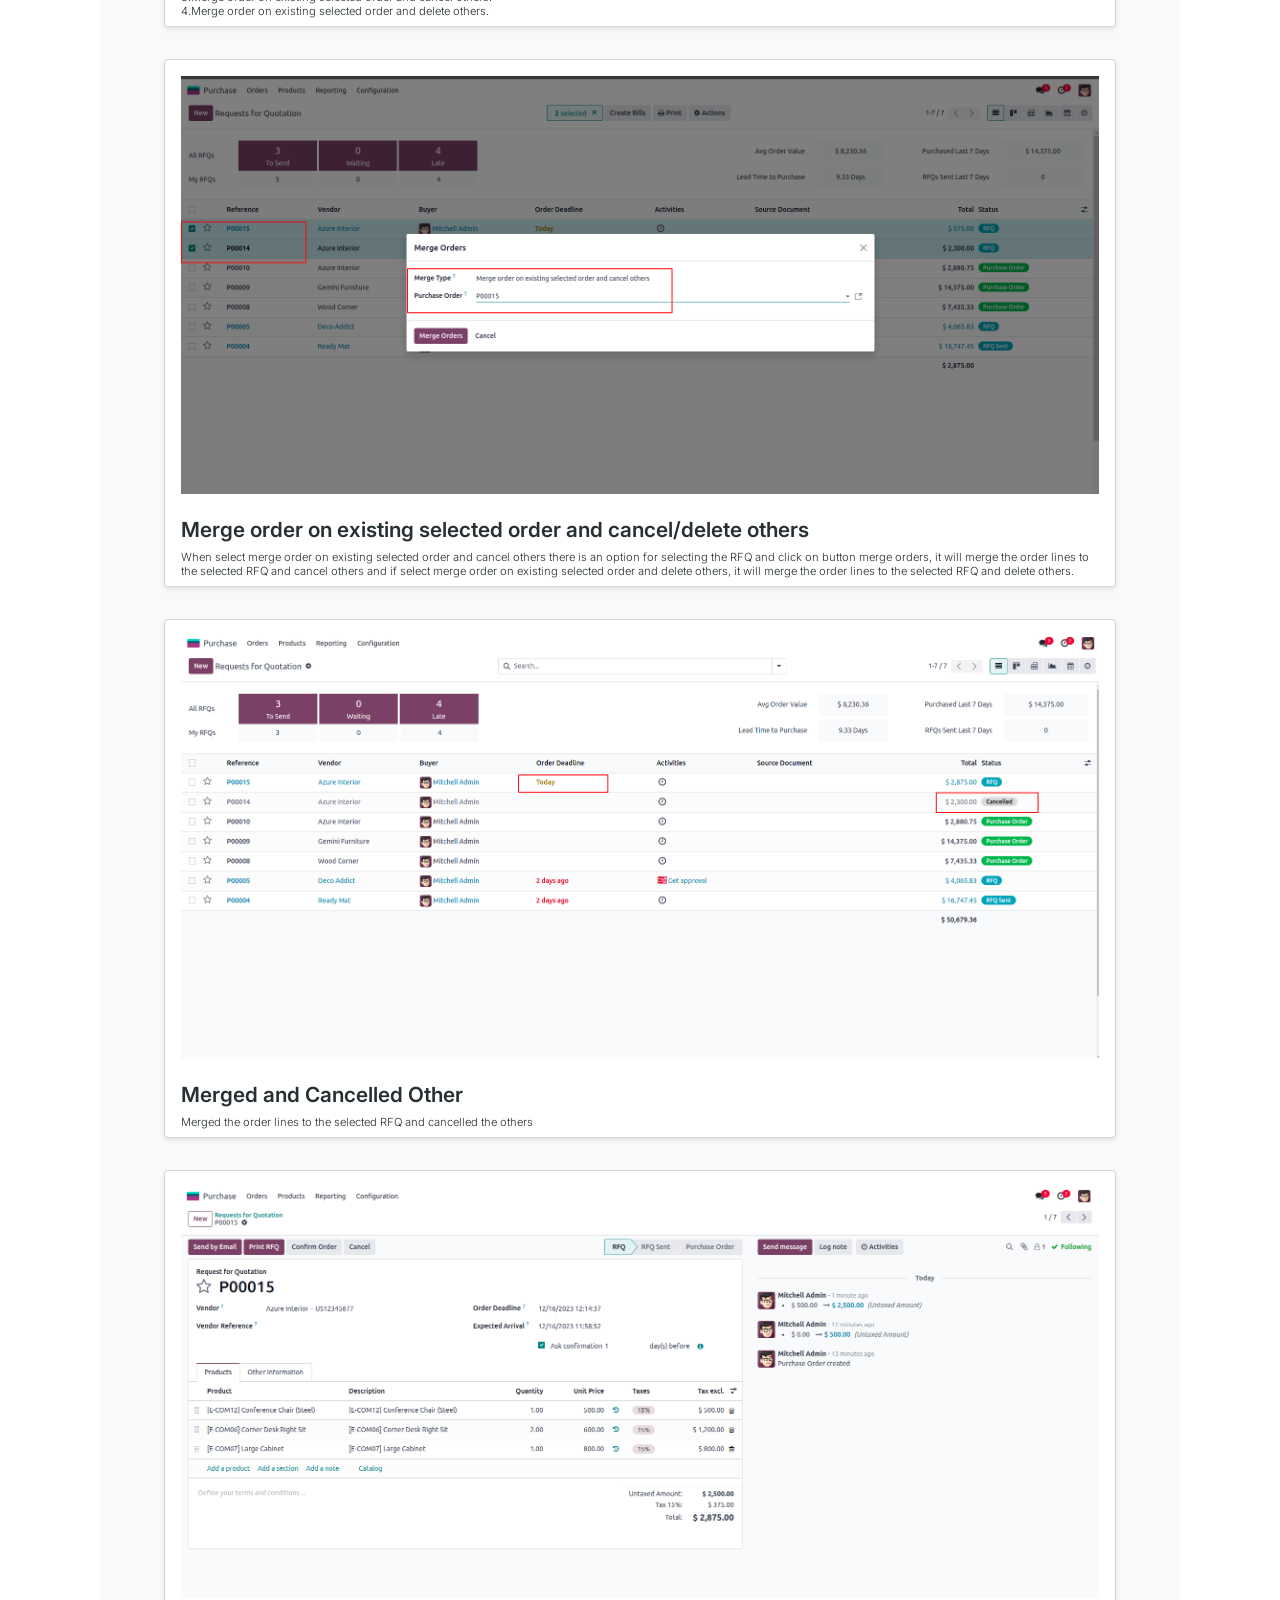
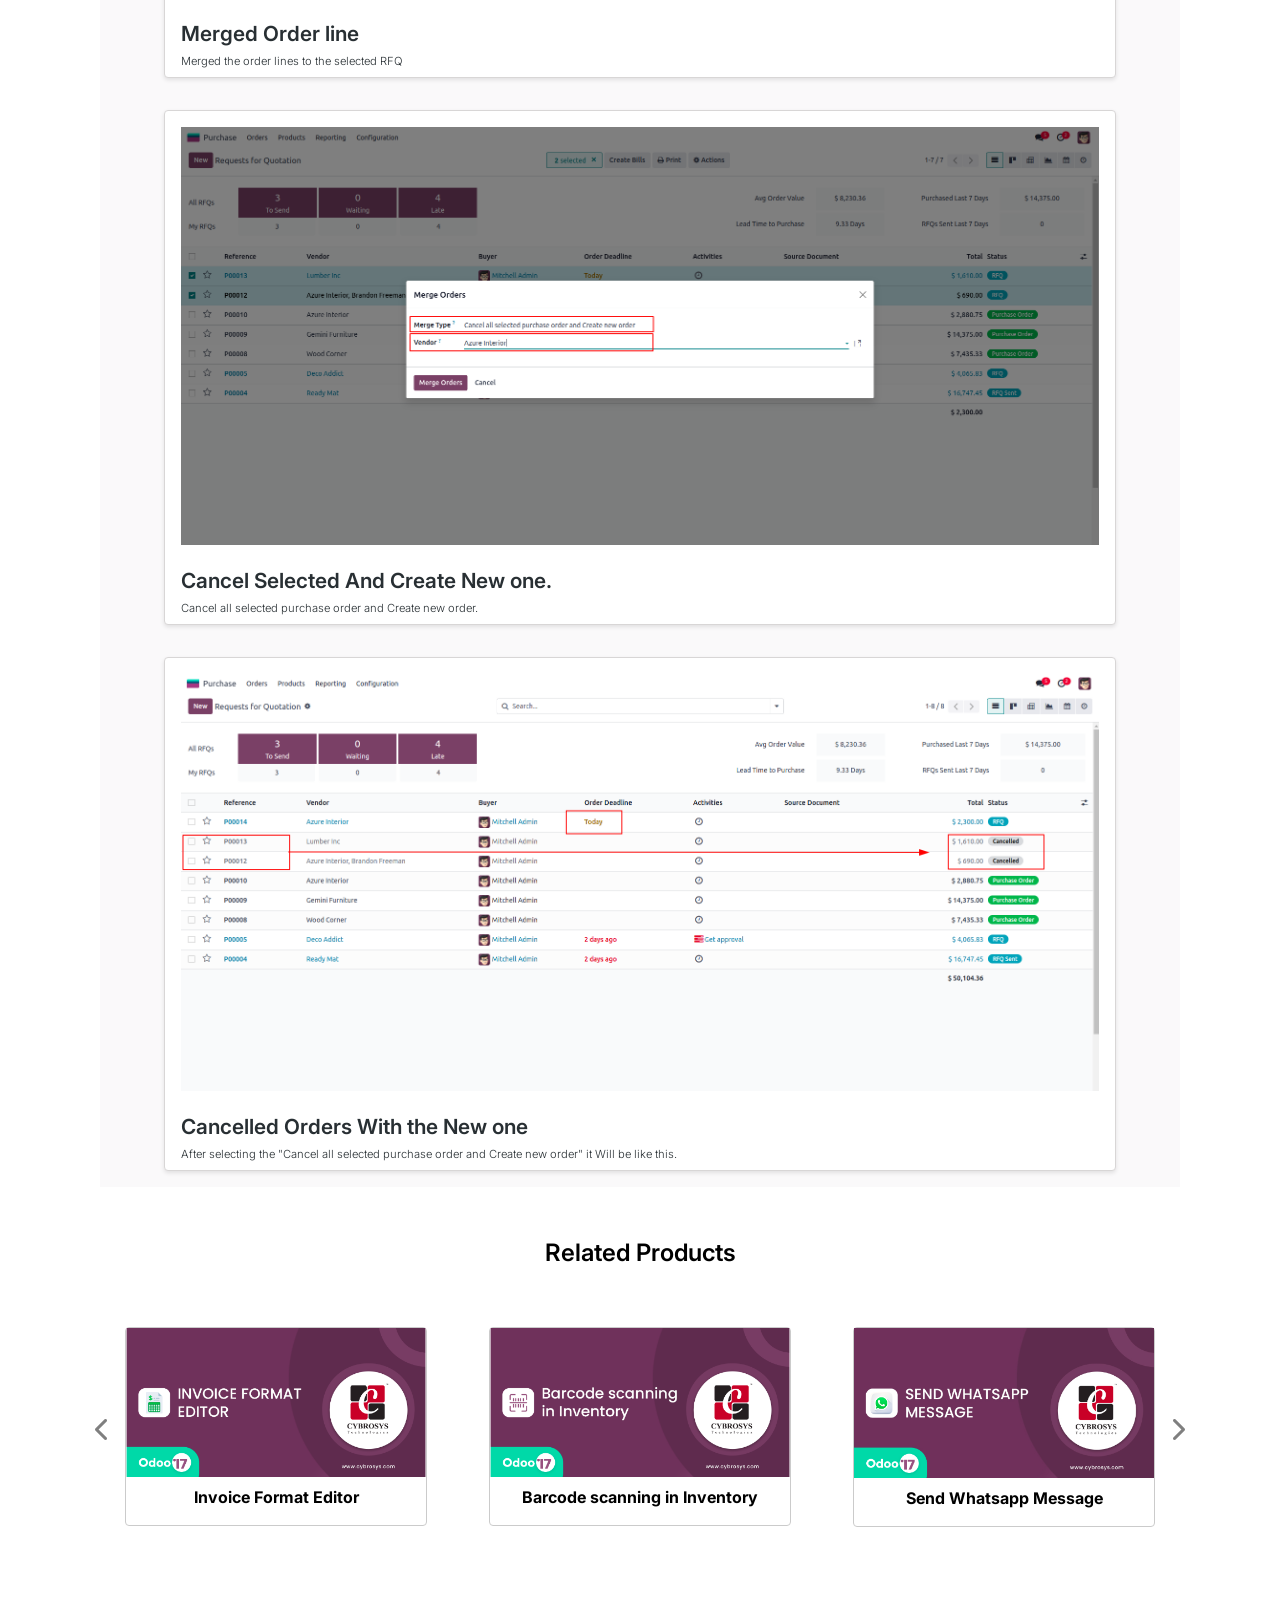
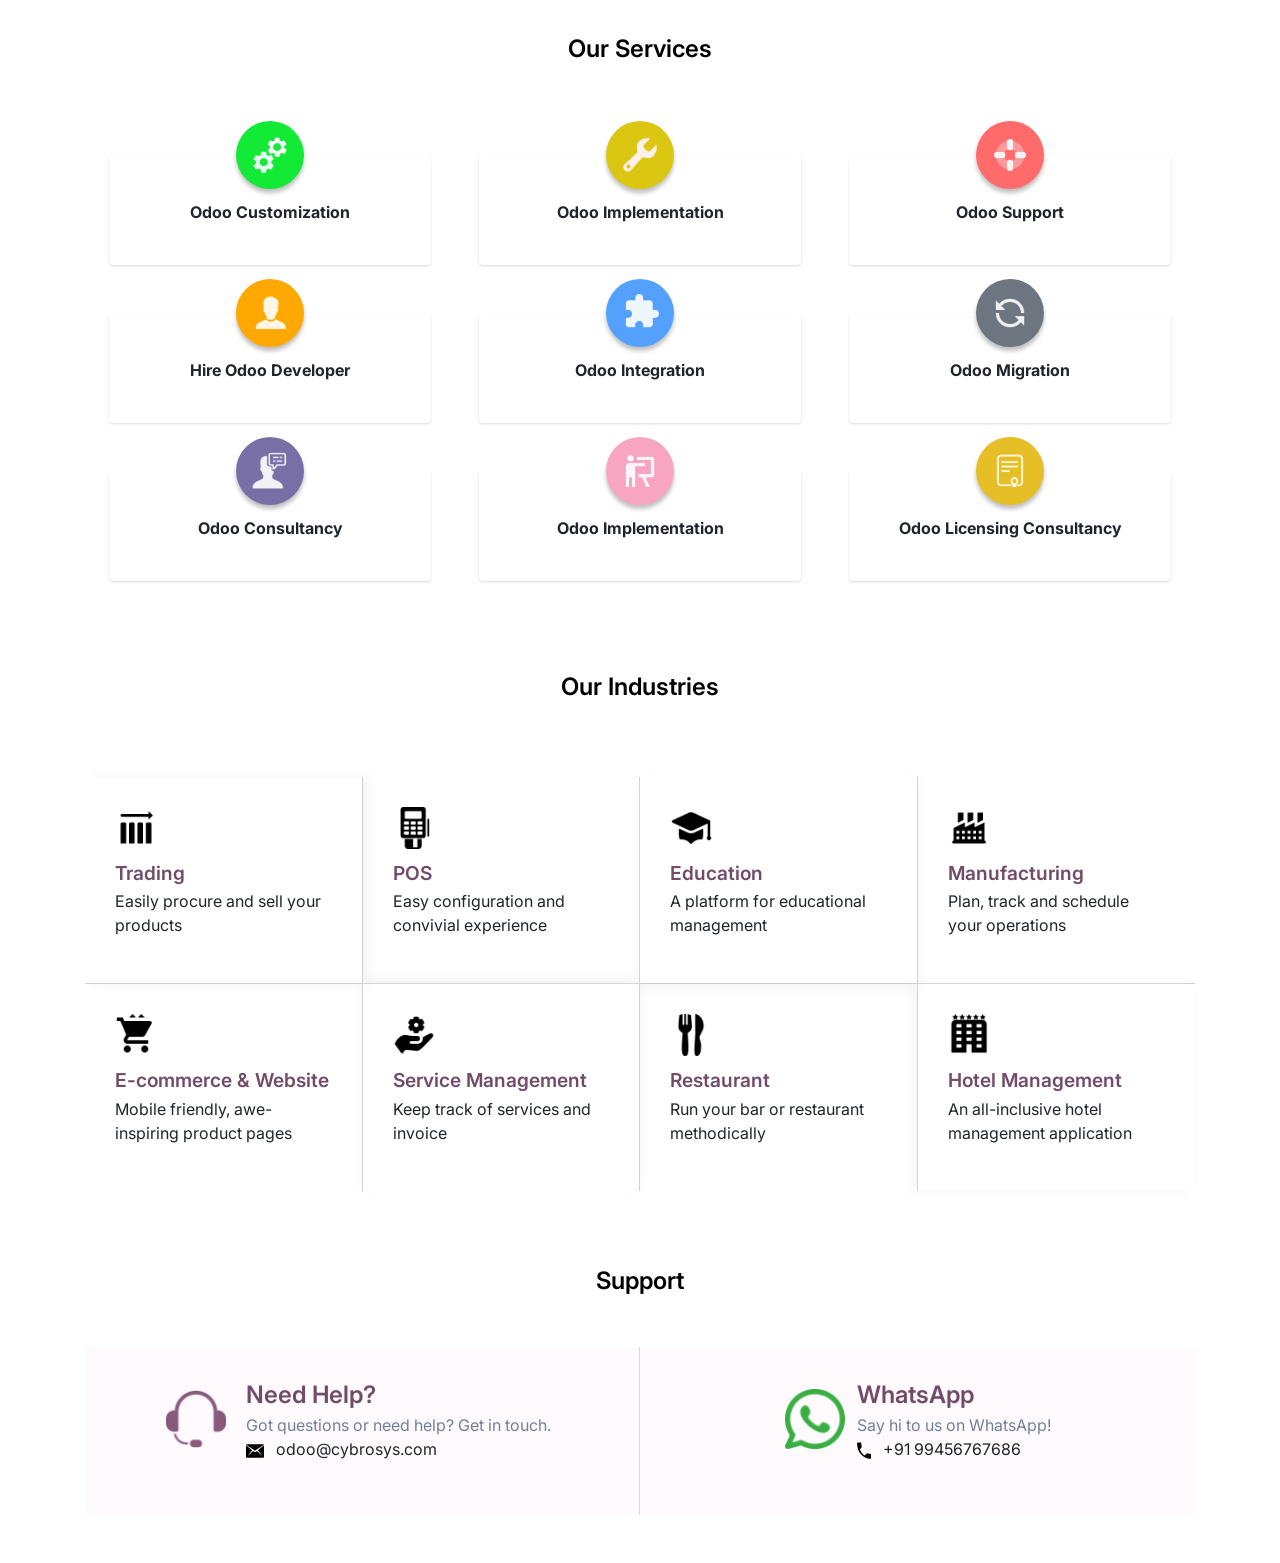
<file: merge_rfq/static/description/index.html>
<!DOCTYPE html>
<html lang="en">

<head>
    <meta charset="UTF-8">
    <meta name="viewport" content="width=device-width, initial-scale=1.0">
    <title>Odoo App 3 Index</title>
    <!-- Bootstrap CSS -->
    <link rel="stylesheet"
          href="https://cdn.jsdelivr.net/npm/bootstrap@4.0.0/dist/css/bootstrap.min.css"
          integrity="sha384-Gn5384xqQ1aoWXA+058RXPxPg6fy4IWvTNh0E263XmFcJlSAwiGgFAW/dAiS6JXm"
          crossorigin="anonymous">
    <link rel="stylesheet"
          href="https://cdnjs.cloudflare.com/ajax/libs/font-awesome/6.2.1/css/all.min.css">
    <link rel="preconnect" href="https://fonts.googleapis.com">
    <link rel="preconnect" href="https://fonts.gstatic.com" crossorigin>
    <link href="https://fonts.googleapis.com/css2?family=Inter:wght@400;500;600;700;800&display=swap"
          rel="stylesheet">
</head>
<body>
<section>
    <div class="container"
         style="font-family: 'Inter', sans-serif !important;background-color: #fff !important;">
        <div class="row">
            <div class="col-sm-12 col-md-12 col-lg-12 d-flex justify-content-between flex-wrap align-items-sm-center"
                 style="border-bottom:1px solid rgba(0, 0, 0, 0.22)">
                <div class="my-3">
                    <img src="assets/misc/Cybrosys R.png"
                         style="width:auto !important; height:40px !important">
                </div>
                <div class="my-3 d-flex align-items-center">
                    <div class="text-center"
                         style="background-color:#017E84 !important;font-size: 0.8rem !important; color:#fff !important; font-weight:500 !important; padding:4px !important; margin:0 3px !important; border-radius:50px !important; min-width: 120px !important;">
                        Community
                    </div>
                    <div class="text-center"
                         style="background-color:#875A7B !important;font-size: 0.8rem !important; color:#fff !important; font-weight:500 !important; padding:4px !important; margin:0 3px !important; border-radius:50px !important; min-width: 120px !important;">
                        Enterprise
                    </div>
                    <div class="text-center"
                         style="background-color:#875A7B !important;font-size: 0.8rem !important; color:#fff !important; font-weight:500 !important; padding:4px !important; margin:0 3px !important; border-radius:50px !important; min-width: 120px !important;">
                        Odoo SH
                    </div>
                </div>
            </div>
        </div>
        <div class="row">
            <div class="col-sm-12 col-md-12 col-lg-12 text-center d-flex align-items-center flex-column"
                 style="margin: 80px 0px !important;">
                <h1 style="font-size: 2.8rem;font-weight: 700; color:
                    #1A202C;">
                    Merge RFQ</h1>
                <p class="my-3 mb-4"
                   style="max-width: 80%; font-weight: 400 !important; line-height: 32px; color: #718096;">
                    Merge Purchase orders in RFQ state
                </p>
                <div style="width: 80%; margin-top: 3rem;">
                    <img src="assets/screenshots/hero.gif"
                         class="img-responsive" width="100%" height="auto">
                </div>
            </div>
        </div>
        <div class="container mt-5 mb-5">
            <div class="col-lg-12 d-flex flex-column justify-content-center align-items-center mt-4">
                <p class="m-0"
                   style="font-weight: 600; font-size: 24px; color:#714b67 !important">
                    Key Highlights
                </p>
            </div>
            <div class="row py-4">
                <div class="col-md-6 col-sm-12 p-3">
                    <div class="d-flex   h-100" style="padding: 30px;border-radius: 12px;
                                    background: #FFF;
                                    box-shadow: 1px 2px 3px 0px rgba(0, 0, 0, 0.25); ">
                        <div style="width: 36px; height: 36px; border-radius: 50%; background: #714B67;
                                    display: flex; justify-content: center; align-items: center;
                                    margin-right: 10px; flex-shrink: 0;">
                            <i class="fa-solid fa-star  "
                               style="color: #fff;font-size:14px;"></i>
                        </div>
                        <div>
                            <p style="color: #1A202C;font-weight: 600;
                                      font-size: 1.2rem; margin-bottom: 2px;">
                                Odoo 17 Community & Enterprise Edition
                                Support.</p>
                            <p class="m-0" style="color:#718096">Budget
                                management system in Odoo 17 Community &
                                Enterprise Edition.
                            </p>
                        </div>
                    </div>
                </div>
                <div class="col-md-6 col-sm-12 p-3">
                    <div class="d-flex   h-100" style="padding: 30px;border-radius: 12px;
                                    background: #FFF;
                                    box-shadow: 1px 2px 3px 0px rgba(0, 0, 0, 0.25); ">
                        <div style="width: 36px; height: 36px; border-radius: 50%; background: #714B67;
                                    display: flex; justify-content: center; align-items: center;
                                    margin-right: 10px; flex-shrink: 0;">
                            <i class="fa-solid fa-star  "
                               style="color: #fff;font-size:14px;"></i>
                        </div>
                        <div>
                            <p style="color: #1A202C;font-weight: 600;
                                      font-size: 1.2rem; margin-bottom: 2px;">
                                Cancel order and create new one.</p>
                            <p class="m-0" style="color:#718096">Cancel all
                                selected purchase order and Create new order.
                            </p>
                        </div>
                    </div>
                </div>
                <div class="col-md-6 col-sm-12 p-3">
                    <div class="d-flex   h-100" style="padding: 30px;border-radius: 12px;
                                    background: #FFF;
                                    box-shadow: 1px 2px 3px 0px rgba(0, 0, 0, 0.25); ">
                        <div style="width: 36px; height: 36px; border-radius: 50%; background: #714B67;
                                    display: flex; justify-content: center; align-items: center;
                                    margin-right: 10px; flex-shrink: 0;">
                            <i class="fa-solid fa-star  "
                               style="color: #fff;font-size:14px;"></i>
                        </div>
                        <div>
                            <p style="color: #1A202C;font-weight: 600;
                                      font-size: 1.2rem; margin-bottom: 2px;">
                                Delete and Create New one</p>
                            <p class="m-0" style="color:#718096">Delete all
                                selected purchase order and Create new order.
                            </p>
                        </div>
                    </div>
                </div>
                <div class="col-md-6 col-sm-12 p-3">
                    <div class="d-flex   h-100" style="padding: 30px;border-radius: 12px;
                                    background: #FFF;
                                    box-shadow: 1px 2px 3px 0px rgba(0, 0, 0, 0.25); ">
                        <div style="width: 36px; height: 36px; border-radius: 50%; background: #714B67;
                                    display: flex; justify-content: center; align-items: center;
                                    margin-right: 10px; flex-shrink: 0;">
                            <i class="fa-solid fa-star  "
                               style="color: #fff;font-size:14px;"></i>
                        </div>
                        <div>
                            <p style="color: #1A202C;font-weight: 600;
                                      font-size: 1.2rem; margin-bottom: 2px;">
                                Merge Into Selected one</p>
                            <p class="m-0" style="color:#718096">Merge order on
                                existing selected order and delete others.
                            </p>
                        </div>
                    </div>
                </div>
            </div>
        </div>
        <div class="container rounded">
            <ul class="nav nav-tabs d-flex"
                style="width: fit-content;margin: 0 auto;gap: 1rem;">
                <li class="col text-center py-2 text-nowrap "
                    style="color: #fff; background-color: #714B67;border-radius: 6px 6px 0px 0px;">
                    <a
                            class="active show" data-toggle="tab" href="#tab1"
                            style="color: #fff;font-weight: 500; background-color: #714B67; text-decoration: none;">
                        <i class="fa-regular fa-image  pr-2"
                           style="color: #fff;"></i>
                        Screenshots</a></li>
                <li class="col text-center py-2 text-nowrap "
                    style="color: #fff; background-color: #714B67;border-radius: 6px 6px 0px 0px;">
                    <a
                            data-toggle="tab" href="#tab2"
                            style="color: #fff;font-weight: 500;  text-decoration: none;"><i
                            class="fa-solid fa-star  pr-2"
                            style="color: #fff;"></i>Features</a></li>
                <li class="col text-center py-2 text-nowrap "
                    style="color: #fff; background-color: #714B67;border-radius: 6px 6px 0px 0px;">
                    <a
                            data-toggle="tab" href="#tab3"
                            style="color: #fff;font-weight: 500; text-decoration: none; background-color: #714B67;"><i
                            class="fa-solid fa-book-open  pr-2"
                            style="color: #fff;"></i>Released Notes</a></li>
            </ul>
            <div class="tab-content"
                 style="background-color: rgba(121, 113, 119, 0.04);">
                <div id="tab1" class="tab-pane fade in active show">
                    <div class="col-lg-12 py-2"
                         style="padding: 1rem 4rem !important;">
                        <div
                                style="border: 1px solid #d8d6d6; border-radius: 4px; background: #fff; box-shadow: 0 2px 4px rgba(0, 0, 0, 0.1);">
                            <div class="row justify-content-center p-3 w-100 m-0">
                                <img src="assets/screenshots/select2rfq.png"
                                     class="img-responsive" width="100%"
                                     height="auto">
                            </div>
                            <div class="px-3">
                                <h4 class="mt-2"
                                    style=" font-weight:600 !important; color:#282F33 !important; font-size:1.3rem !important">
                                    Select more than one RFQ</h4>
                                <h6 class="mt-2"
                                    style=" font-weight:300 !important; color:#282F33 !important; font-size:0.7rem !important">
                                    Select more than one RFQ to merge from the
                                    Purchase module</h6>
                            </div>
                        </div>
                    </div>
                    <div class="col-lg-12 py-2"
                         style="padding: 1rem 4rem !important;">
                        <div
                                style="border: 1px solid #d8d6d6; border-radius: 4px; background: #fff; box-shadow: 0 2px 4px rgba(0, 0, 0, 0.1);">
                            <div class="row justify-content-center p-3 w-100 m-0">
                                <img src="assets/screenshots/action_button.png"
                                     class="img-responsive" width="100%"
                                     height="auto">
                            </div>
                            <div class="px-3">
                                <h4 class="mt-2"
                                    style=" font-weight:600 !important; color:#282F33 !important; font-size:1.3rem !important">
                                    Merge Orders Action</h4>
                                <h6 class="mt-2"
                                    style=" font-weight:300 !important; color:#282F33 !important; font-size:0.7rem !important">
                                    Select two or more purchase orders which is
                                    in RFQ or RFQ sent state and in 'Action' tab
                                    there is an option 'Merge Orders'.</h6>
                            </div>
                        </div>
                    </div>
                    <div class="col-lg-12 py-2"
                         style="padding: 1rem 4rem !important;">
                        <div
                                style="border: 1px solid #d8d6d6; border-radius: 4px; background: #fff; box-shadow: 0 2px 4px rgba(0, 0, 0, 0.1);">
                            <div class="row justify-content-center p-3 w-100 m-0">
                                <img src="assets/screenshots/other_options.png"
                                     class="img-responsive" width="100%"
                                     height="auto">
                            </div>
                            <div class="px-3">
                                <h4 class="mt-2"
                                    style=" font-weight:600 !important; color:#282F33 !important; font-size:1.3rem !important">
                                    Merge Orders Wizard</h4>
                                <h6 class="mt-2"
                                    style=" font-weight:300 !important; color:#282F33 !important; font-size:0.7rem !important">
                                    When click on the Merge Orders in
                                    'Action' it will open a Wizard.
                                    In the wizard there is four options in
                                    Merge Type. <br>
                                    1.Cancel all selected purchase order and
                                    Create new order. <br>
                                    2.Delete all selected purchase order and
                                    Create new order.<br>
                                    3.Merge order on existing selected order
                                    and cancel others.<br>
                                    4.Merge order on existing selected order
                                    and delete others.</h6>
                            </div>
                        </div>
                    </div>
                    <div class="col-lg-12 py-2"
                         style="padding: 1rem 4rem !important;">
                        <div
                                style="border: 1px solid #d8d6d6; border-radius: 4px;  background: #fff; box-shadow: 0 2px 4px rgba(0, 0, 0, 0.1);">
                            <div class="row justify-content-center p-3 w-100 m-0">
                                <img src="assets/screenshots/merge1to2&dlt1.png"
                                     class="img-responsive" width="100%"
                                     height="auto">
                            </div>
                            <div class="px-3">
                                <h4 class="mt-2"
                                    style=" font-weight:600 !important; color:#282F33 !important; font-size:1.3rem !important">
                                    Merge order on existing selected order and
                                    cancel/delete others</h4>
                                <h6 class="mt-2"
                                    style=" font-weight:300 !important; color:#282F33 !important; font-size:0.7rem !important">
                                    When select merge order on existing
                                    selected order and cancel others there
                                    is an option for selecting the RFQ and
                                    click on button merge orders,
                                    it will merge the order lines to the
                                    selected RFQ and cancel others and if
                                    select merge order on existing selected
                                    order and delete others, it will merge
                                    the
                                    order lines to the selected RFQ and
                                    delete others.</h6>
                            </div>
                        </div>
                    </div>
                    <div class="col-lg-12 py-2"
                         style="padding: 1rem 4rem !important;">
                        <div
                                style="border: 1px solid #d8d6d6; border-radius: 4px;  background: #fff; box-shadow: 0 2px 4px rgba(0, 0, 0, 0.1);">
                            <div class="row justify-content-center p-3 w-100 m-0">
                                <img src="assets/screenshots/cancelled2nd.png"
                                     class="img-responsive" width="100%"
                                     height="auto">
                            </div>
                            <div class="px-3">
                                <h4 class="mt-2"
                                    style=" font-weight:600 !important; color:#282F33 !important; font-size:1.3rem !important">
                                    Merged and Cancelled Other</h4>
                                <h6 class="mt-2"
                                    style=" font-weight:300 !important; color:#282F33 !important; font-size:0.7rem !important">
                                    Merged the order lines to the
                                    selected RFQ and cancelled the others</h6>
                            </div>
                        </div>
                    </div>
                    <div class="col-lg-12 py-2"
                         style="padding: 1rem 4rem !important;">
                        <div
                                style="border: 1px solid #d8d6d6; border-radius: 4px;  background: #fff; box-shadow: 0 2px 4px rgba(0, 0, 0, 0.1);">
                            <div class="row justify-content-center p-3 w-100 m-0">
                                <img src="assets/screenshots/merged_orderline.png"
                                     class="img-responsive" width="100%"
                                     height="auto">
                            </div>
                            <div class="px-3">
                                <h4 class="mt-2"
                                    style=" font-weight:600 !important; color:#282F33 !important; font-size:1.3rem !important">
                                    Merged Order line</h4>
                                <h6 class="mt-2"
                                    style=" font-weight:300 !important; color:#282F33 !important; font-size:0.7rem !important">
                                    Merged the order lines to the
                                    selected RFQ</h6>
                            </div>
                        </div>
                    </div>

                    <div class="col-lg-12 py-2"
                         style="padding: 1rem 4rem !important;">
                        <div
                                style="border: 1px solid #d8d6d6; border-radius: 4px;  background: #fff; box-shadow: 0 2px 4px rgba(0, 0, 0, 0.1);">
                            <div class="row justify-content-center p-3 w-100 m-0">
                                <img src="assets/screenshots/cancel_other_merge_nw1_w.png"
                                     class="img-responsive" width="100%"
                                     height="auto">
                            </div>
                            <div class="px-3">
                                <h4 class="mt-2"
                                    style=" font-weight:600 !important; color:#282F33 !important; font-size:1.3rem !important">
                                    Cancel Selected And Create New one.</h4>
                                <h6 class="mt-2"
                                    style=" font-weight:300 !important; color:#282F33 !important; font-size:0.7rem !important">
                                    Cancel all selected purchase order and
                                    Create new order.</h6>
                            </div>
                        </div>
                    </div>
                    <div class="col-lg-12 py-2"
                         style="padding: 1rem 4rem !important;">
                        <div
                                style="border: 1px solid #d8d6d6; border-radius: 4px;  background: #fff; box-shadow: 0 2px 4px rgba(0, 0, 0, 0.1);">
                            <div class="row justify-content-center p-3 w-100 m-0">
                                <img src="assets/screenshots/cancld&nwrfq.png"
                                     class="img-responsive" width="100%"
                                     height="auto">
                            </div>
                            <div class="px-3">
                                <h4 class="mt-2"
                                    style=" font-weight:600 !important; color:#282F33 !important; font-size:1.3rem !important">
                                    Cancelled Orders With the New one</h4>
                                <h6 class="mt-2"
                                    style=" font-weight:300 !important; color:#282F33 !important; font-size:0.7rem !important">
                                    After selecting the "Cancel all selected
                                    purchase order and
                                    Create new order" it Will be like this.</h6>
                            </div>
                        </div>
                    </div>
                </div>
                <div id="tab2" class="tab-pane fade">
                    <div class="col-mg-12" style="padding: 1rem 4rem;">
                        <ul style="list-style: none; padding: 1rem 0;font-weight: 500;">
                            <li class="py-3"
                                style="font-weight: 500;background-color: #fff; border-radius: 4px; padding: 1rem; margin-bottom: 1rem; box-shadow: 0 2px 4px rgba(0, 0, 0, 0.1);">
                                    <span style="margin-right: 12px;"><img
                                            src="assets/misc/star (1) 2.svg"
                                            alt=""
                                            width="16px"></span>Cancel all
                                selected purchase order and Create new order.
                            </li>
                            <li class="py-3"
                                style="font-weight: 500;background-color: #fff; border-radius: 4px; padding: 1rem; margin-bottom: 1rem; box-shadow: 0 2px 4px rgba(0, 0, 0, 0.1);">
                                    <span style="margin-right: 12px;"><img
                                            src="assets/misc/star (1) 2.svg"
                                            alt=""
                                            width="16px"></span>Merge order on
                                existing selected order and cancel others
                            </li>
                            <li class="py-3"
                                style="font-weight: 500;background-color: #fff; border-radius: 4px; padding: 1rem; margin-bottom: 1rem; box-shadow: 0 2px 4px rgba(0, 0, 0, 0.1);">
                                    <span style="margin-right: 12px;"><img
                                            src="assets/misc/star (1) 2.svg"
                                            alt=""
                                            width="16px"></span>Delete all
                                selected purchase order and Create new order
                            </li>
                            <li class="py-3"
                                style="font-weight: 500;background-color: #fff; border-radius: 4px; padding: 1rem; margin-bottom: 1rem; box-shadow: 0 2px 4px rgba(0, 0, 0, 0.1);">
                                    <span style="margin-right: 12px;"><img
                                            src="assets/misc/star (1) 2.svg"
                                            alt=""
                                            width="16px"></span>Merge order on
                                existing selected order and delete others
                            </li>

                        </ul>
                    </div>
                </div>
                <div id="tab3" class="tab-pane fade">
                    <div class="col-mg-12 active" style="padding: 1rem 4rem;">
                        <div class="py-3"
                             style="font-weight: 500;background-color: #fff; border-radius: 4px; padding: 1rem; box-shadow: 0 2px 4px rgba(0, 0, 0, 0.1);">
                            <div class="d-flex mb-3"
                                 style="font-size: 0.8rem; font-weight: 500;"><span>Version
                                        17.0.1.0.0</span><span
                                    class="px-2">|</span><span
                                    style="color: #714B67;font-weight: 600;">Released on:10th Jan 2024</span>
                            </div>
                            <p class="m-0"
                               style=" color:#718096!important; font-size:1rem !important;line-height: 28px;">

                                Odoo 17 Merge RFQ.</p>
                        </div>
                    </div>
                </div>
            </div>
        </div>
        <div class="container mt-5">
            <div class="col-lg-12 d-flex flex-column justify-content-center align-items-center mt-5">
                <p class="m-0"
                   style="font-weight: 600; font-size: 24px; color:#000 !important">
                    Related Products</p>
            </div>
        </div>
        <div id="myCarousel" class="carousel slide py-3" data-ride="carousel">
            <div class="carousel-inner">
                <div class="carousel-item active">
                    <div class="row p-4">
                        <div class="col">
                            <div class="p-3">
                                <a href="https://apps.odoo.com/apps/modules/17.0/invoice_format_editor/"
                                   style="color: #000; text-decoration: none;">
                                    <div style="border:1px solid #CBCBCB !important;border-radius: 4px;">
                                        <div style="width: 300px; ">
                                            <img src="assets/modules/m1.png"
                                                 alt="" width="100%"
                                                 height="auto">

                                        </div>
                                        <p class="text-center pt-2 text-black font-weight-bold">
                                            Invoice Format Editor</p>
                                    </div>
                                </a>
                            </div>
                        </div>
                        <div class="col">
                            <div class="p-3">
                                <a href="https://apps.odoo.com/apps/modules/17.0/inventory_barcode_scanning/"
                                   style="color: #000; text-decoration: none;">
                                    <div style="border:1px solid #CBCBCB !important;border-radius: 4px;">
                                        <div style="width: 300px; ">
                                            <img src="assets/modules/m2.png"
                                                 alt="" width="100%"
                                                 height="auto">

                                        </div>
                                        <p class="text-center pt-2 text-black font-weight-bold">
                                            Barcode scanning in Inventory</p>
                                    </div>
                                </a>
                            </div>
                        </div>
                        <div class="col">
                            <div class="p-3">
                                <a href="https://apps.odoo.com/apps/modules/17.0/whatsapp_redirect/"
                                   style="color: #000; text-decoration: none;">
                                    <div style="border:1px solid #CBCBCB !important;border-radius: 4px;">
                                        <div style="width: 300px; ">
                                            <img src="assets/modules/m3.png"
                                                 alt="" width="100%"
                                                 height="auto">

                                        </div>
                                        <p class="text-center pt-2 text-black font-weight-bold">
                                            Send Whatsapp Message</p>
                                    </div>
                                </a>
                            </div>
                        </div>
                    </div>
                </div>
                <div class="carousel-item">
                    <div class="row p-4">
                        <div class="col">
                            <div class="p-3">
                                <a href="https://apps.odoo.com/apps/modules/17.0/base_account_budget/"
                                   style="color: #000; text-decoration: none;">
                                    <div style="border:1px solid #CBCBCB !important;border-radius: 4px;">
                                        <div style="width: 300px; ">
                                            <img src="assets/modules/m4.png"
                                                 alt="" width="100%"
                                                 height="auto">

                                        </div>
                                        <p class="text-center pt-2 text-black font-weight-bold">
                                            Budget Management</p>
                                    </div>
                                </a>
                            </div>
                        </div>
                        <div class="col">
                            <div class="p-3">
                                <a href="https://apps.odoo.com/apps/modules/17.0/product_barcode/"
                                   style="color: #000; text-decoration: none;">
                                    <div style="border:1px solid #CBCBCB !important;border-radius: 4px;">
                                        <div style="width: 300px;">
                                            <img src="assets/modules/m5.png"
                                                 alt="" width="100%"
                                                 height="auto">

                                        </div>
                                        <p class="text-center pt-2 text-black font-weight-bold">
                                            Product Barcode Generator</p>
                                    </div>
                                </a>
                            </div>
                        </div>
                        <div class="col">
                            <div class="p-3">
                                <a href="https://apps.odoo.com/apps/modules/17.0/export_stockinfo_xls/"
                                   style="color: #000; text-decoration: none;">
                                    <div style="border:1px solid #CBCBCB !important;border-radius: 4px;">
                                        <div style="width: 300px;">
                                            <img src="assets/modules/m6.png"
                                                 alt="" width="100%"
                                                 height="auto">
                                        </div>
                                        <p class="text-center pt-2 text-black font-weight-bold">
                                            Export Product Stock in Excel</p>
                                    </div>
                                </a>
                            </div>
                        </div>
                    </div>
                </div>
            </div>
            <a class="carousel-control-prev" href="#myCarousel"
               data-slide="prev" style="width: 35px; color: #000;">
                    <span class="carousel-control-prev-icon">
                        <i class="fa fa-chevron-left"
                           style="font-size: 24px;"></i>
                    </span>
            </a>
            <a class="carousel-control-next" href="#myCarousel"
               data-slide="next" style="width: 35px; color: #000;">
                    <span class="carousel-control-next-icon">
                        <i class="fa fa-chevron-right"
                           style="font-size: 24px;"></i>
                    </span>
            </a>
        </div>
        <div class="container mt-5">
            <div class="col-lg-12 d-flex flex-column justify-content-center align-items-center mt-4">
                <p class="m-0"
                   style="font-weight: 600; font-size: 24px; color:#000 !important">
                    Our Services</p>

            </div>
        </div>
        <div class="container my-5">
            <div class="row py-3">
                <div class="col-md-4 col-sm-6 px-4 py-4">
                    <div
                            style="background-color: #fff; padding: 25px; text-align: center;  box-shadow: rgba(0, 0, 0, 0.1) 0px 1px 3px 0px, rgba(0, 0, 0, 0.06) 0px 1px 2px 0px; position: relative;border-radius: 4px;">
                        <div style="position: absolute; top: 0%; left: 50%; transform: translate(-50%, -50%);">
                            <div style="background-color:#13EA36 ; border-radius: 50%; padding: 15px;    width: 68px;
                                    height: 68px; display: inline-block; box-shadow:0px 4px 4px rgba(0, 0, 0, 0.25);">
                                <img src="assets/icons/cogs.png"
                                     alt="service-icon" width="38px"
                                     height="auto">
                            </div>
                        </div>
                        <p style="margin-top: 20px; font-weight: bold;">Odoo
                            Customization</p>
                    </div>
                </div>
                <div class="col-md-4 col-sm-6 px-4 py-4">
                    <div
                            style="background-color: #fff; padding: 25px; text-align: center; box-shadow: rgba(0, 0, 0, 0.1) 0px 1px 3px 0px, rgba(0, 0, 0, 0.06) 0px 1px 2px 0px; position: relative;border-radius: 4px;">
                        <div style="position: absolute; top: 0%; left: 50%; transform: translate(-50%, -50%);">
                            <div style="background-color:#DBC711; border-radius: 50%; padding: 15px;    width: 68px;
                                    height: 68px; display: inline-block; box-shadow:0px 4px 4px rgba(0, 0, 0, 0.25);">
                                <img src="assets/icons/wrench.png"
                                     alt="service-icon" width="38px"
                                     height="auto">
                            </div>
                        </div>
                        <p style="margin-top: 20px; font-weight: bold;">Odoo
                            Implementation</p>
                    </div>
                </div>
                <div class="col-md-4 col-sm-6 px-4 py-4">
                    <div
                            style="background-color: #fff; padding: 25px; text-align: center;  box-shadow: rgba(0, 0, 0, 0.1) 0px 1px 3px 0px, rgba(0, 0, 0, 0.06) 0px 1px 2px 0px; position: relative; border-radius: 4px;">
                        <div style="position: absolute; top: 0%; left: 50%; transform: translate(-50%, -50%);">
                            <div style="background-color:#FF6B6B ; border-radius: 50%; padding: 15px;    width: 68px;
                                    height: 68px; display: inline-block; box-shadow:0px 4px 4px rgba(0, 0, 0, 0.25);">
                                <img src="assets/icons/lifebuoy.png"
                                     alt="service-icon" width="38px"
                                     height="auto">
                            </div>
                        </div>
                        <p style="margin-top: 20px; font-weight: bold;">Odoo
                            Support</p>
                    </div>
                </div>
                <div class="col-md-4 col-sm-6 px-4 py-4">
                    <div
                            style="background-color: #fff; padding: 25px; text-align: center; box-shadow: rgba(0, 0, 0, 0.1) 0px 1px 3px 0px, rgba(0, 0, 0, 0.06) 0px 1px 2px 0px; position: relative; border-radius: 4px;">
                        <div style="position: absolute; top: 0%; left: 50%; transform: translate(-50%, -50%);">
                            <div style="background-color:#FFA801 ; border-radius: 50%; padding: 15px;    width: 68px;
                                    height: 68px; display: inline-block; box-shadow:0px 4px 4px rgba(0, 0, 0, 0.25);">
                                <img src="assets/icons/user.png"
                                     alt="service-icon" width="38px"
                                     height="auto">
                            </div>
                        </div>
                        <p style="margin-top: 20px; font-weight: bold;">Hire
                            Odoo Developer</p>
                    </div>
                </div>
                <div class="col-md-4 col-sm-6 px-4 py-4">
                    <div
                            style="background-color: #fff; padding: 25px; text-align: center;  box-shadow: rgba(0, 0, 0, 0.1) 0px 1px 3px 0px, rgba(0, 0, 0, 0.06) 0px 1px 2px 0px; position: relative; border-radius: 4px;">

                        <div style="position: absolute; top: 0%; left: 50%; transform: translate(-50%, -50%);">
                            <div style="background-color:#54A0FF; border-radius: 50%; padding: 15px;    width: 68px;
                                    height: 68px; display: inline-block; box-shadow:0px 4px 4px rgba(0, 0, 0, 0.25);">
                                <img src="assets/icons/puzzle.png"
                                     alt="service-icon" width="38px"
                                     height="auto">
                            </div>
                        </div>
                        <p style="margin-top: 20px; font-weight: bold;">Odoo
                            Integration</p>
                    </div>
                </div>
                <div class="col-md-4 col-sm-6 px-4 py-4">
                    <div
                            style="background-color: #fff; padding: 25px; text-align: center;  box-shadow: rgba(0, 0, 0, 0.1) 0px 1px 3px 0px, rgba(0, 0, 0, 0.06) 0px 1px 2px 0px; position: relative;border-radius: 4px;">
                        <div style="position: absolute; top: 0%; left: 50%; transform: translate(-50%, -50%);">
                            <div style="background-color:#6D7680 ; border-radius: 50%; padding: 15px;    width: 68px;
                                    height: 68px; display: inline-block; box-shadow:0px 4px 4px rgba(0, 0, 0, 0.25);">
                                <img src="assets/icons/update.png"
                                     alt="service-icon" width="38px"
                                     height="auto">
                            </div>
                        </div>
                        <p style="margin-top: 20px; font-weight: bold;">Odoo
                            Migration</p>
                    </div>
                </div>
                <div class="col-md-4 col-sm-6 px-4 py-4">
                    <div
                            style="background-color: #fff; padding: 25px; text-align: center;  box-shadow: rgba(0, 0, 0, 0.1) 0px 1px 3px 0px, rgba(0, 0, 0, 0.06) 0px 1px 2px 0px; position: relative;border-radius: 4px;">
                        <div style="position: absolute; top: 0%; left: 50%; transform: translate(-50%, -50%);">
                            <div style="background-color:#786FA6 ; border-radius: 50%; padding: 15px;    width: 68px;
                                    height: 68px; display: inline-block; box-shadow:0px 4px 4px rgba(0, 0, 0, 0.25);">
                                <img src="assets/icons/consultation.png"
                                     alt="service-icon" width="38px"
                                     height="auto">
                            </div>
                        </div>
                        <p style="margin-top: 20px; font-weight: bold;">Odoo
                            Consultancy</p>
                    </div>
                </div>
                <div class="col-md-4 col-sm-6 px-4 py-4">
                    <div
                            style="background-color: #fff; padding: 25px; text-align: center; box-shadow: rgba(0, 0, 0, 0.1) 0px 1px 3px 0px, rgba(0, 0, 0, 0.06) 0px 1px 2px 0px;position: relative;border-radius: 4px;">
                        <div style="position: absolute; top: 0%; left: 50%; transform: translate(-50%, -50%);">
                            <div style="background-color:#F8A5C2 ; border-radius: 50%; padding: 15px;    width: 68px;
                                    height: 68px; display: inline-block; box-shadow:0px 4px 4px rgba(0, 0, 0, 0.25);">
                                <img src="assets/icons/training.png"
                                     alt="service-icon" width="38px"
                                     height="auto">
                            </div>
                        </div>
                        <p style="margin-top: 20px; font-weight: bold;">Odoo
                            Implementation</p>
                    </div>
                </div>
                <div class="col-md-4 col-sm-6 px-4 py-4">
                    <div
                            style="background-color: #fff; padding: 25px; text-align: center;  box-shadow: rgba(0, 0, 0, 0.1) 0px 1px 3px 0px, rgba(0, 0, 0, 0.06) 0px 1px 2px 0px; position: relative;border-radius: 4px;">
                        <div style="position: absolute; top: 0%; left: 50%; transform: translate(-50%, -50%);">
                            <div style="background-color:#E6BE26; border-radius: 50%; padding: 15px;    width: 68px;
                                    height: 68px; display: inline-block; box-shadow:0px 4px 4px rgba(0, 0, 0, 0.25);">
                                <img src="assets/icons/license.png"
                                     alt="service-icon" width="38px"
                                     height="auto">
                            </div>
                        </div>
                        <p style="margin-top: 20px; font-weight: bold;">Odoo
                            Licensing Consultancy</p>
                    </div>
                </div>
            </div>
        </div>
        <div class="container mt-5">
            <div class="col-lg-12 d-flex flex-column justify-content-center align-items-center mt-4">
                <p class="m-0"
                   style="font-weight: 600; font-size: 24px; color:#000 !important">
                    Our Industries</p>

            </div>
        </div>
        <div class="container">
            <div class="row my-5 py-4">
                <div class="col-md-3 col-sm-6 p-0">
                    <div class="d-flex flex-column h-100 "
                         style="border-right: 1px solid rgb(209, 209, 209); border-bottom: 1px solid  rgb(209, 209, 209); padding: 30px; box-shadow: 6px 0 10px rgba(228, 227, 227, 0.373);">
                        <img src="assets/icons/trading-black.png" width="42px"
                             height="auto" alt="">
                        <p style="color: #714B67;font-weight: 600; margin-top: 10px;
                           font-size: 1.2rem; margin-bottom: 2px;">Trading</p>
                        <p>Easily procure and sell your products</p>
                    </div>
                </div>
                <div class="col-md-3 col-sm-6  p-0">
                    <div class="d-flex flex-column h-100"
                         style="border-right: 1px solid rgb(209, 209, 209);border-bottom: 1px solid  rgb(209, 209, 209); padding: 30px;">
                        <img src="assets/icons/pos-black.png" width="42px"
                             height="auto" alt="">
                        <p style="color: #714B67;font-weight: 600; margin-top: 10px;
                            font-size: 1.2rem; margin-bottom: 2px;">POS</p>
                        <p>Easy configuration and convivial experience</p>
                    </div>
                </div>
                <div class="col-md-3 col-sm-6  p-0">
                    <div class="d-flex flex-column h-100"
                         style="border-right: 1px solid  rgb(209, 209, 209);border-bottom: 1px solid   rgba(0, 0, 0, 0.2); padding: 30px; box-shadow: 0 5px 10px  rgba(228, 227, 227, 0.373)">
                        <img src="assets/icons/education-black.png" width="42px"
                             height="auto" alt="">
                        <p style="color: #714B67;font-weight: 600; margin-top: 10px;
                            font-size: 1.2rem; margin-bottom: 2px;">
                            Education</p>
                        <p>A platform for educational management</p>
                    </div>
                </div>
                <div class="col-md-3 col-sm-6  p-0">
                    <div class="d-flex flex-column h-100"
                         style="border-bottom: 1px solid  rgb(209, 209, 209); padding: 30px; ">
                        <img src="assets/icons/manufacturing-black.png"
                             width="42px" height="auto" alt="">
                        <p style="color: #714B67;font-weight: 600; margin-top: 10px;
                            font-size: 1.2rem; margin-bottom: 2px;">
                            Manufacturing</p>
                        <p>Plan, track and schedule your operations</p>
                    </div>
                </div>
                <div class="col-md-3 col-sm-6 p-0">
                    <div class="d-flex flex-column h-100"
                         style="border-right: 1px solid  rgb(209, 209, 209); padding: 30px;">
                        <img src="assets/icons/ecom-black.png" width="42px"
                             height="auto" alt="">
                        <p style="color: #714B67;font-weight: 600; margin-top: 10px;
                            font-size: 1.2rem; margin-bottom: 2px;">E-commerce &
                            Website</p>
                        <p>Mobile friendly, awe-inspiring product pages</p>
                    </div>
                </div>
                <div class="col-md-3 col-sm-6   p-0">
                    <div class="d-flex flex-column h-100"
                         style="border-right: 1px solid  rgb(209, 209, 209); padding: 30px;box-shadow: 0 -5px 10px  rgba(228, 227, 227, 0.373);">
                        <img src="assets/icons/service-black.png" width="42px"
                             height="auto" alt="">
                        <p style="color: #714B67;font-weight: 600; margin-top: 10px;
                            font-size: 1.2rem; margin-bottom: 2px;">Service
                            Management</p>
                        <p>Keep track of services and invoice</p>
                    </div>
                </div>
                <div class="col-md-3 col-sm-6    p-0">
                    <div class="d-flex flex-column h-100"
                         style="border-right: 1px solid  rgb(209, 209, 209); padding: 30px; ">
                        <img src="assets/icons/restaurant-black.png"
                             width="42px" height="auto" alt="">
                        <p style="color: #714B67;font-weight: 600; margin-top: 10px;
                            font-size: 1.2rem; margin-bottom: 2px;">
                            Restaurant</p>
                        <p>Run your bar or restaurant methodically</p>
                    </div>
                </div>
                <div class="col-md-3 col-sm-6   p-0">
                    <div class="d-flex flex-column h-100"
                         style=" padding: 30px;box-shadow: -5px 0 10px  rgba(228, 227, 227, 0.373);">
                        <img src="assets/icons/hotel-black.png" width="42px"
                             height="auto" alt="">
                        <p style="color: #714B67;font-weight: 600; margin-top: 10px;
                            font-size: 1.2rem; margin-bottom: 2px;">Hotel
                            Management</p>
                        <p>An all-inclusive hotel management application</p>
                    </div>
                </div>
            </div>
        </div>
        <div class="container mt-5">
            <div class="col-lg-12 d-flex flex-column justify-content-center align-items-center mt-5">
                <p class="m-0"
                   style="font-weight: 600; font-size: 24px; color:#000 !important">
                    Support</p>
            </div>
        </div>
        <div class="container my-5">
            <div class="row" style="background-color: #FFFAFE;">
                <div class="col-md-6 pb-4  d-flex align-items-center justify-content-center"
                     style="border-right: 1px solid #D9D9D9;">
                    <div style="padding: 30px;">
                        <div class="d-flex align-items-center">
                            <img src="assets/misc/support (1) 1.svg" alt=""
                                 width="60px" style="margin-right: 12px;">
                            <div style="padding: 0px 8px;">
                                    <span
                                            style="color: #714B67;font-size: 24px;font-weight: 600;padding-bottom: 1rem;">Need
                                        Help?</span>
                                <p class="m-0" style="color:#718096;">Got
                                    questions or need help? Get in touch.</p>
                                <div style="font-weight: 400;"><span><img
                                        src="assets/misc/support-email.svg"
                                        alt=""
                                        width="18px"
                                        style="filter: invert(1);margin-right: 0.8rem;"></span>odoo@cybrosys.com
                                </div>
                            </div>
                        </div>
                    </div>
                </div>
                <div class="col-md-6 pb-4 d-flex align-items-center justify-content-center">
                    <div style="padding: 30px;">
                        <div class="d-flex align-items-center">
                            <img src="assets/misc/whatsapp 1.svg" alt=""
                                 width="60px" style="margin-right: 12px;">
                            <div>
                                <span style="color: #714B67;font-size: 24px;font-weight: 600;">WhatsApp</span>
                                <p class="m-0" style="color:#718096;">Say hi to
                                    us on WhatsApp!</p>
                                <div style="font-weight: 400; font-size: 16px;"><span><img
                                        src="assets/misc/phone.svg"
                                        alt="" width="14px"
                                        style="filter: invert(1); margin-right: 0.8rem;"></span>+91
                                    99456767686
                                </div>
                            </div>
                        </div>
                    </div>
                </div>
            </div>
        </div>
    </div>
</section>
<!-- Optional JavaScript -->
<!-- jQuery first, then Popper.js, then Bootstrap JS -->
<script src="https://ajax.googleapis.com/ajax/libs/jquery/3.5.1/jquery.min.js"></script>
<script src="https://maxcdn.bootstrapcdn.com/bootstrap/4.5.2/js/bootstrap.min.js"></script>
</body>
</html>
</file>
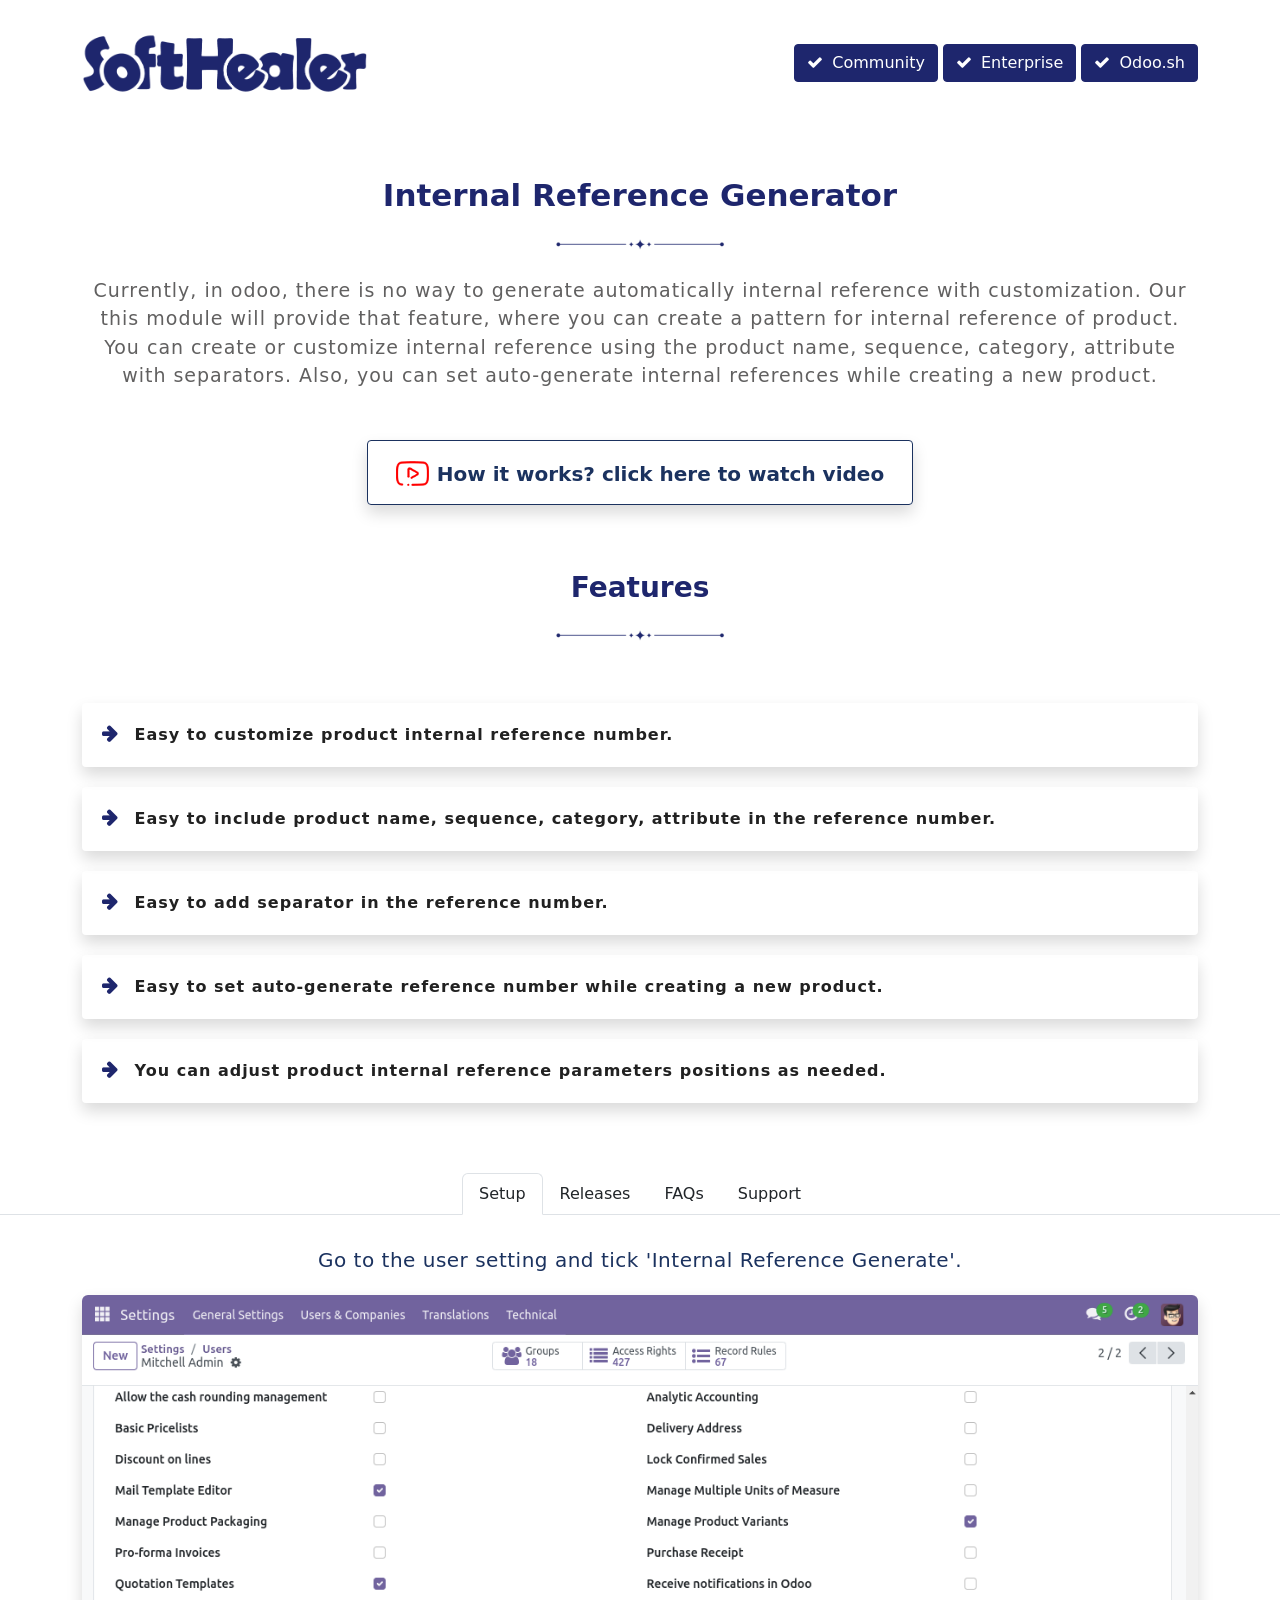
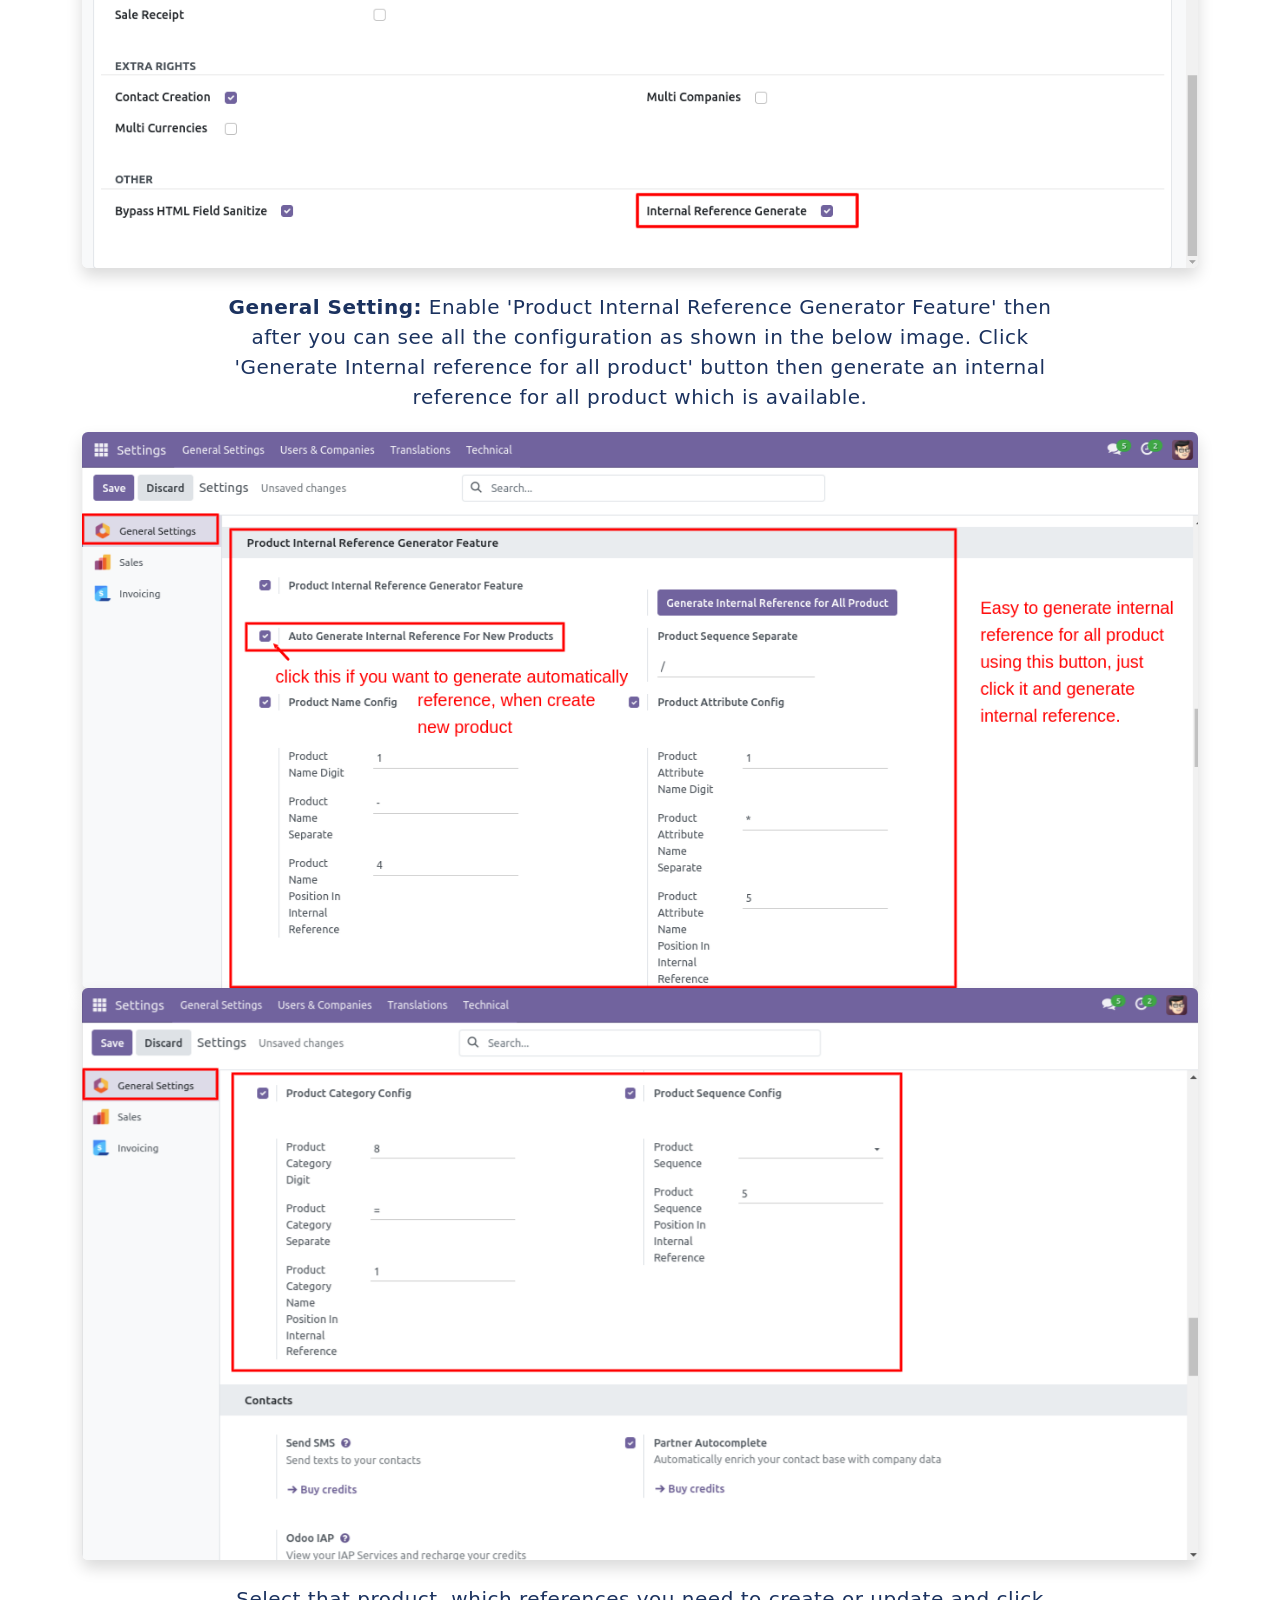
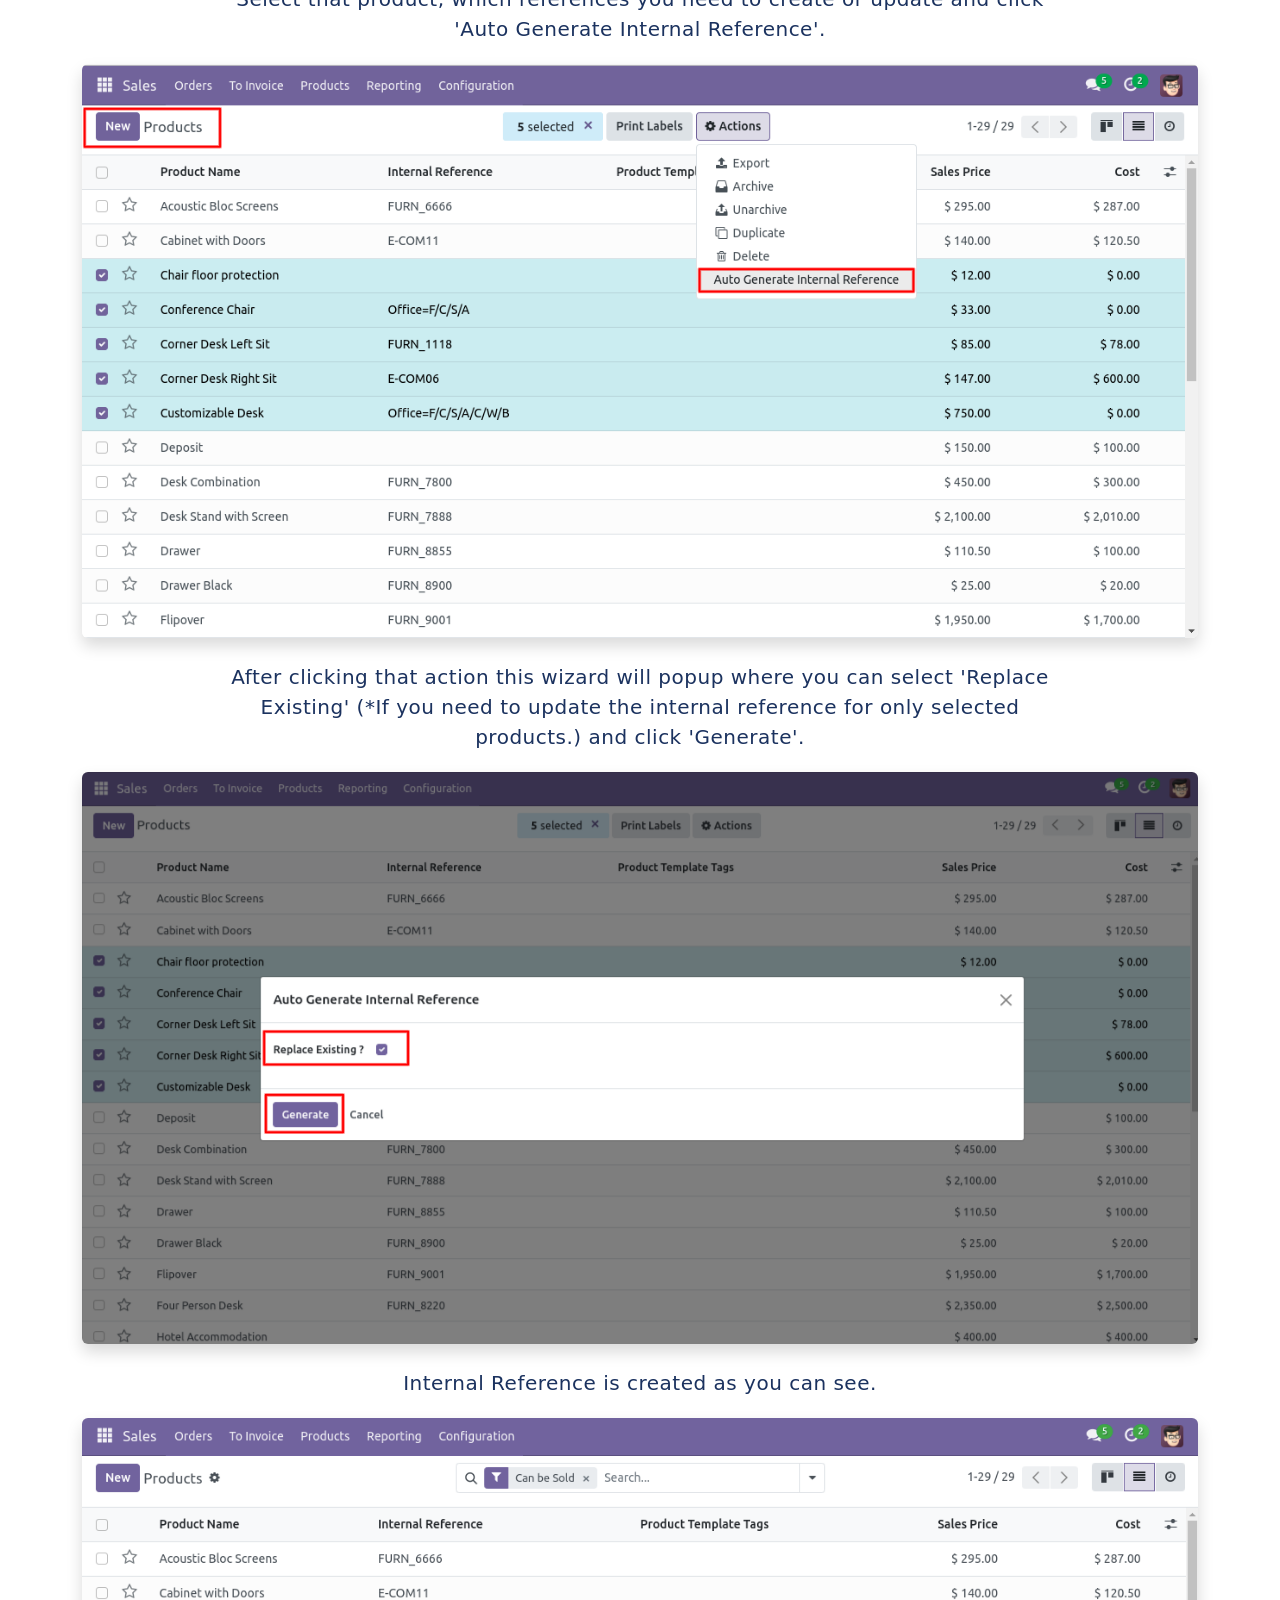
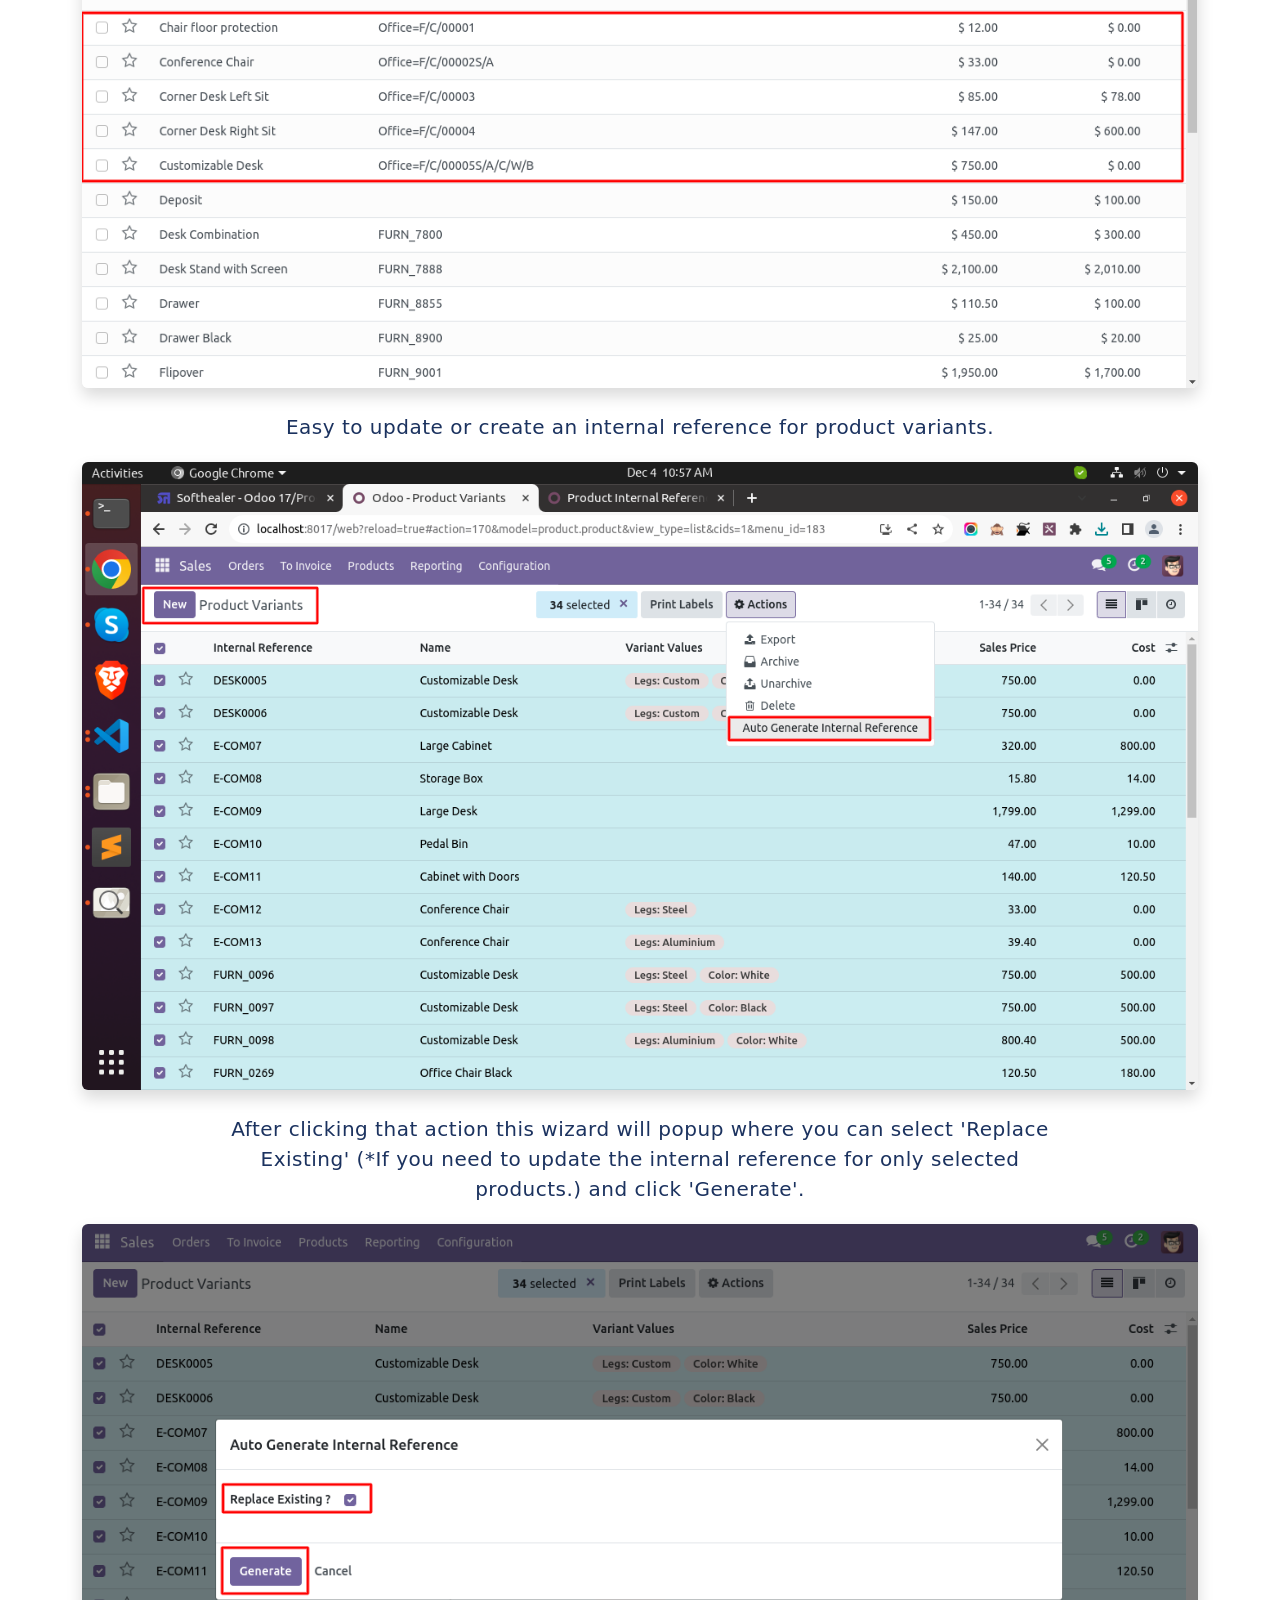
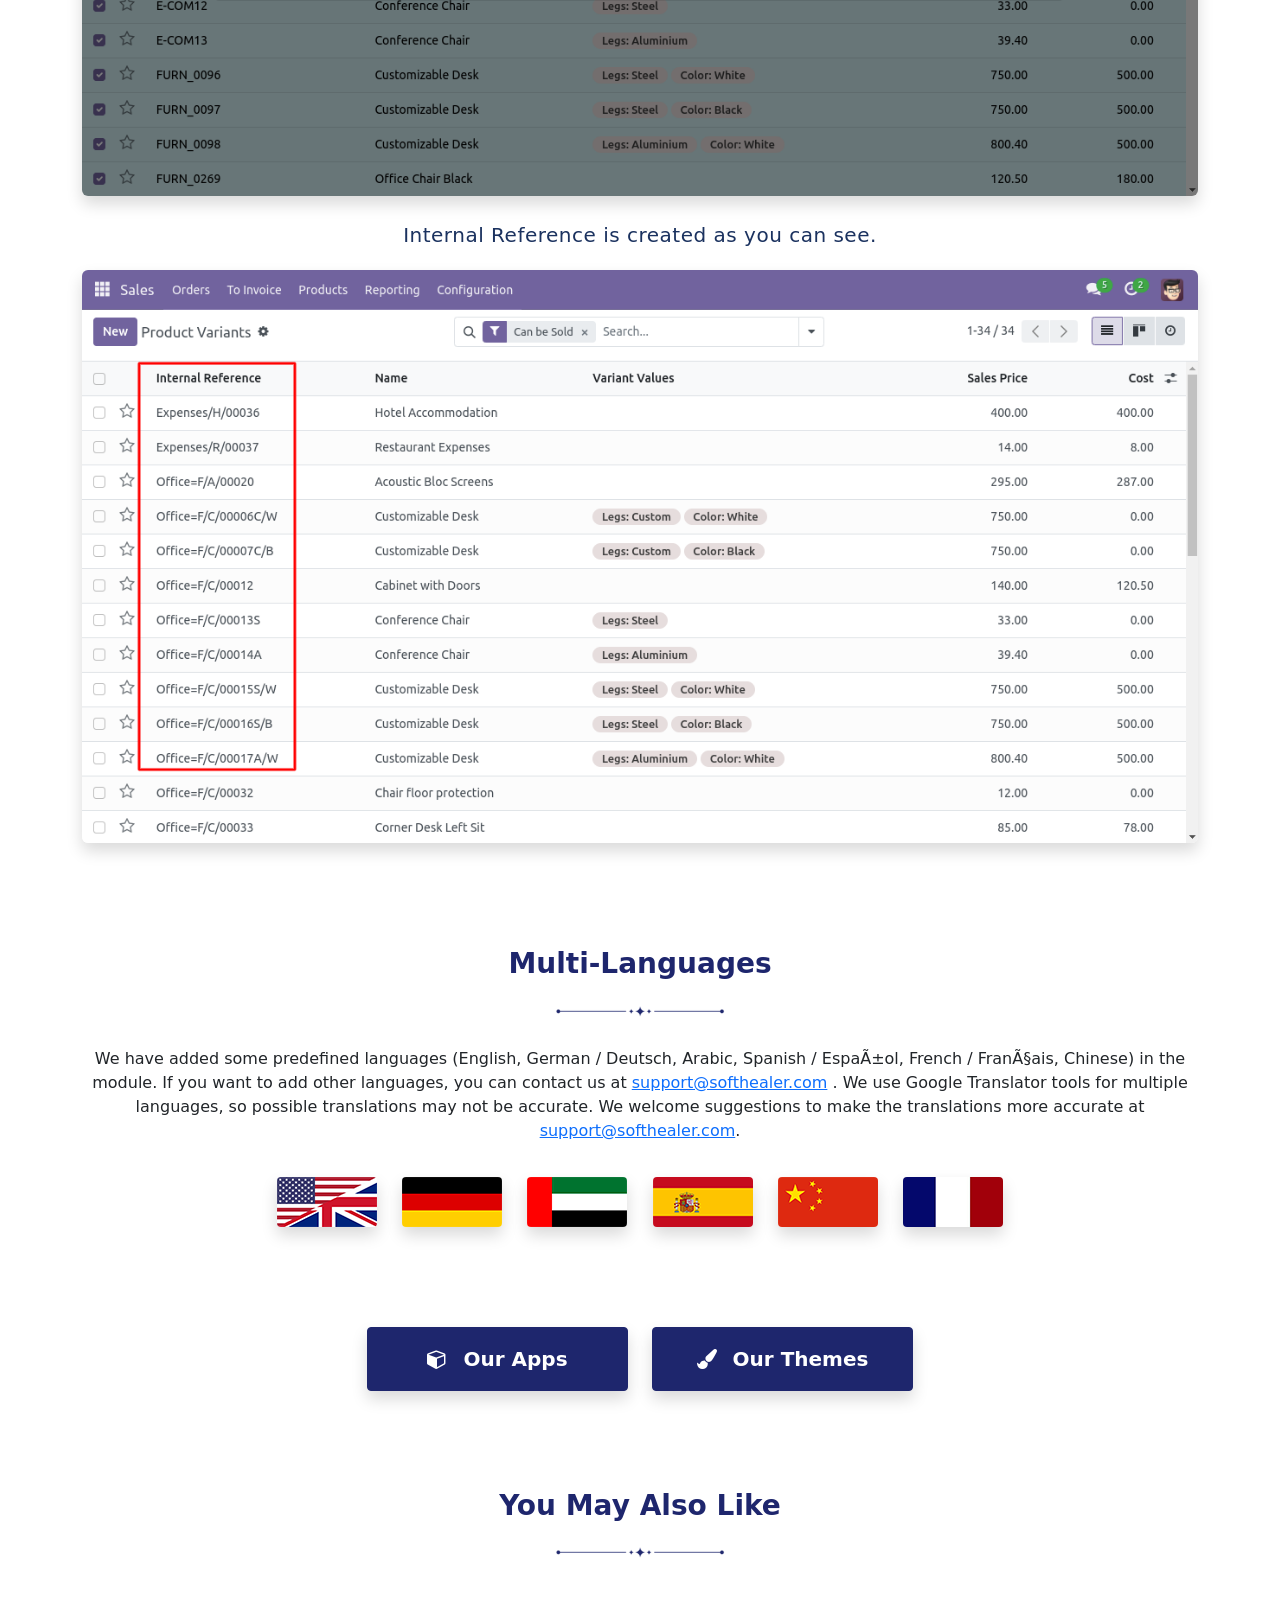
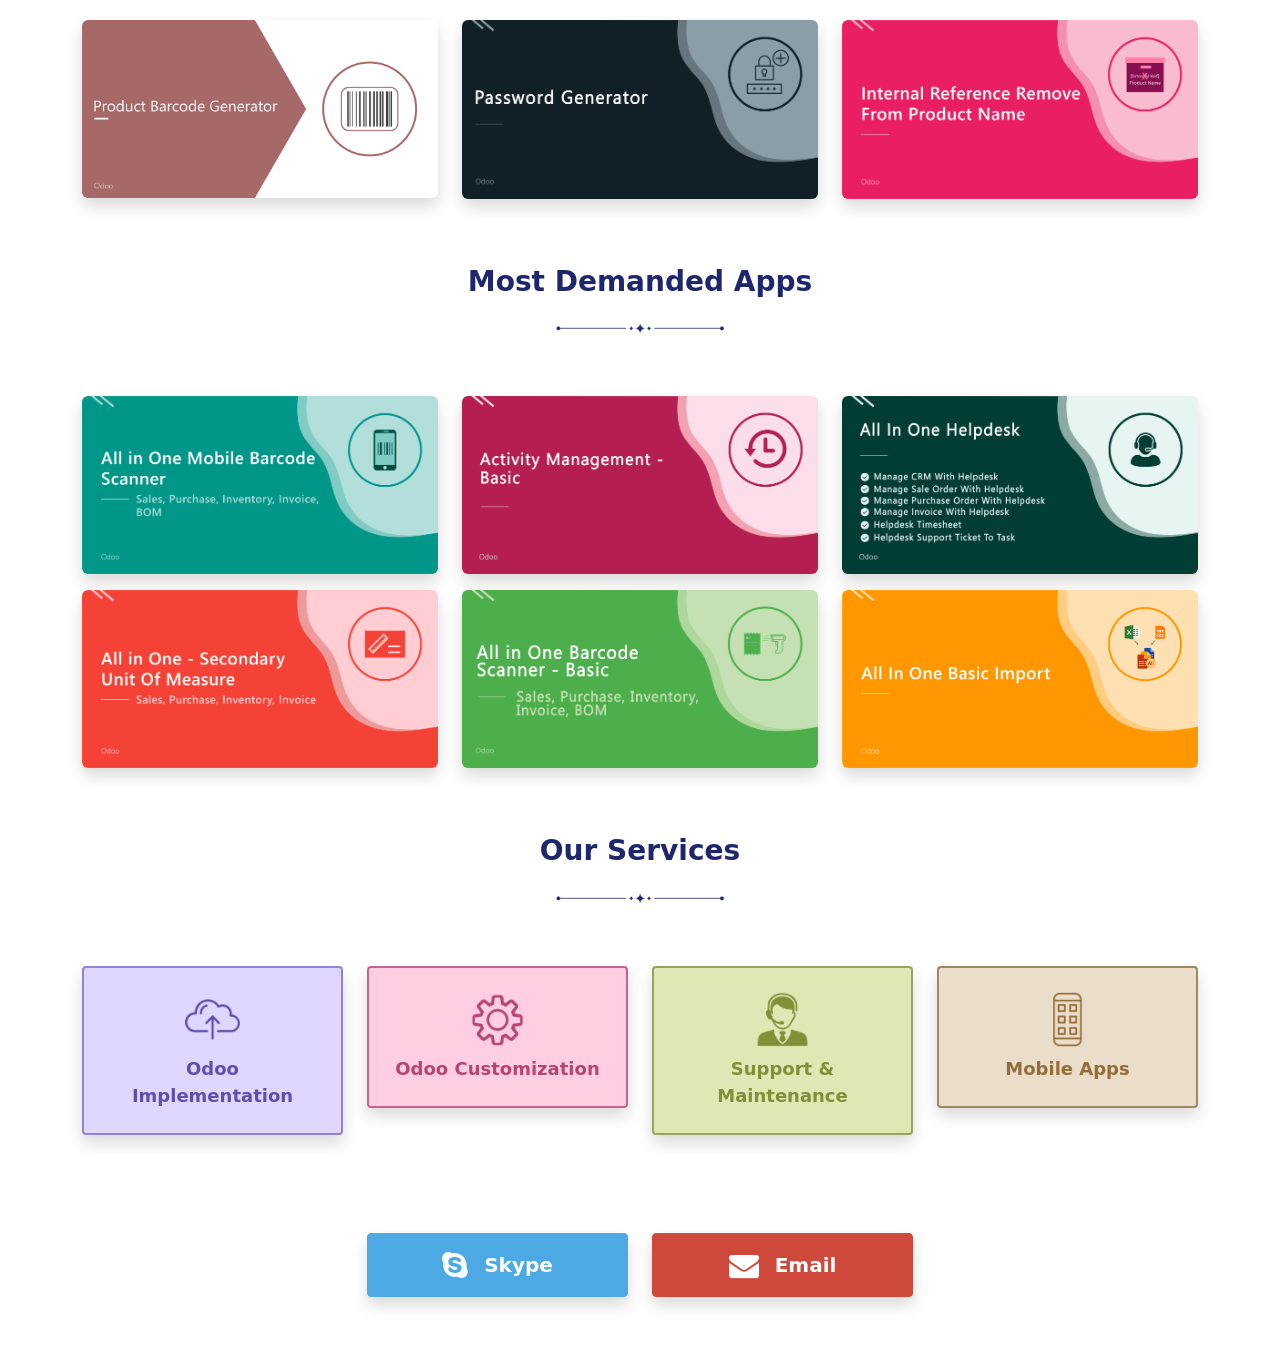
<file: sh_internal_reference_generator/static/description/index.html>
<!DOCTYPE html>
<html>
   <head>
      <title></title>
   <!-- <link rel="stylesheet" href="https://maxcdn.bootstrapcdn.com/bootstrap/4.5.0/css/bootstrap.min.css"> -->
   <link href="https://cdn.jsdelivr.net/npm/bootstrap@5.0.2/dist/css/bootstrap.min.css" rel="stylesheet" integrity="sha384-EVSTQN3/azprG1Anm3QDgpJLIm9Nao0Yz1ztcQTwFspd3yD65VohhpuuCOmLASjC" crossorigin="anonymous">
   <link rel="stylesheet" href="https://cdnjs.cloudflare.com/ajax/libs/font-awesome/4.7.0/css/font-awesome.min.css">
   <!-- <script src="https://ajax.googleapis.com/ajax/libs/jquery/3.5.1/jquery.min.js"></script>
   <script src="https://cdnjs.cloudflare.com/ajax/libs/popper.js/1.16.0/umd/popper.min.js"></script>
   <script src="https://maxcdn.bootstrapcdn.com/bootstrap/4.5.0/js/bootstrap.min.js"></script> -->
   <script src="https://cdn.jsdelivr.net/npm/bootstrap@5.0.2/dist/js/bootstrap.bundle.min.js" integrity="sha384-MrcW6ZMFYlzcLA8Nl+NtUVF0sA7MsXsP1UyJoMp4YLEuNSfAP+JcXn/tWtIaxVXM" crossorigin="anonymous"></script>


   </head>
   <body>
      <section id="sh_module_header" class="sh_module_header">
         <div class="container">
            <div class="sh_center text-center" style='margin: 2rem 0;'>
               <div class="row align-items-center" style='align-items: center;'>
                  <div class="col-lg-4 col-md-4 col-sm-12" style='text-align: left;'>
                     <img src='shapes/softhealer.png' alt='logo' style="width: 80%;">
                  </div>
                  <div class="col-lg-8 col-md-8 col-sm-12" style='text-align: right;'>
                     <span class='btn btn-primary' style="position: relative; overflow: hidden; border: 1px solid transparent; padding: .375rem .75rem; font-size: 1rem; line-height: 1.5; border-radius: .25rem; background-color: #1e266d;border-color: #1e266d;"><i class='fa fa-check' style="margin-right: 9px;"></i>Community</span>
                     <span class='btn btn-primary' style="position: relative; overflow: hidden; border: 1px solid transparent; padding: .375rem .75rem; font-size: 1rem; line-height: 1.5; border-radius: .25rem; background-color: #1e266d;border-color: #1e266d;"><i class='fa fa-check' style="margin-right: 9px;"></i>Enterprise</span>
                     <span class='btn btn-primary' style="position: relative; overflow: hidden; border: 1px solid transparent; padding: .375rem .75rem; font-size: 1rem; line-height: 1.5; border-radius: .25rem; background-color: #1e266d;border-color: #1e266d;"><i class='fa fa-check' style="margin-right: 9px;"></i>Odoo.sh</span>
                  </div>
               </div>
            </div>
         </div>
      </section>
      <!-- heading  -->
      <section id="sh_module_desc" class="sh_module_desc" style="padding-top: 50px;">
         <div class="container">
            <div class="sh_center text-center">
               <h4 style="font-size: 31px;font-weight: 600;color: #1e266d;margin-bottom: 10px;">Internal Reference Generator</h4>
               <!-- <img src="shape.png" style="width: 100px;display: block;text-align: center;margin: auto;margin-bottom: 20px;" /> -->
               <img src="shapes/heading.png" alt="heading" />
               <p style="color: #616060;font-size: 19px;margin: 0;letter-spacing: 1px;margin-top: 12px;">
                  Currently, in odoo, there is no way to generate automatically internal reference with customization. Our this module will provide that feature, where you can create a pattern for internal reference of product. You can create or customize internal reference using the product name, sequence, category, attribute with separators. Also, you can set auto-generate internal references while creating a new product.
               </p>
            </div>
         </div>
      </section>

   <!-- For 1 Youtube Video  -->
      <section id="sh_youtube_videos" class="sh_youtube_videos" style="padding-top: 50px;">
         <div class="container">
            <div class="row">
               <div class="col-lg-3 hidden-xs" style="padding: 2.5rem 1rem !important;">
               </div>
               <div class="col-lg-6 col-md-6 col-sm-12 col-12 mb-2">
                  <div class="mx-auto">
                     <a href="https://youtu.be/nsnUFDHfCKg" target="_blank"
                     class="shadow rounded py-3 px-4 mb-2 s_tooltip_tabs_tooltip_image s_figure_link text-center btn" style="border-width: 1px;border-style: solid;border-color: #1b325f;color: #1b325f;position: relative; overflow: hidden;text-decoration: none;border-radius: 0px;display: inline-block;font-size: 20px;font-weight: bold;width: 100%;border-radius: 0.25rem !important;"><span><img class="me-2" src="shapes/vd_btn.png" alt="video_btn" style="height: 25px;" /></span><span class="align-middle">How it works? click here to watch video</span></a>
                  </div>
               </div>
               <div class="col-lg-3 hidden-xs" style="padding: 2.5rem 1rem !important;">
               </div>
            </div>
         </div>
      </section>
   <!-- For 1 Youtube Video  -->

      <section id="sh_features" class="sh_features" style="padding-top: 50px;background-color: transparent;">
         <div class="container">
            <div class="sh_center text-center mb-5">
               <h4 style="font-size: 28px;font-weight: 600;color: #1e266d;margin-bottom: 10px;">Features</h4>
               <!-- <hr style="width: 100px;border-width: 2px;border-color: #1e266d;" /> -->
               <img src="shapes/heading.png" alt="heading" />
            </div>
            <div id="Feature" class="tab-pane active">
               <ul style="padding: 0;list-style: none;">
                  <li class="shadow rounded" style="padding: 20px;margin-bottom: 20px;font-size: 16px;color: #212121;font-weight: 600;letter-spacing: 1px;display: block;border-radius: 0.25rem !important;"><span class="fa fa-arrow-right" style="color: #1e266d;font-weight: 600;font-size: 18px;padding-right: 10px;"></span> Easy to customize product internal reference number.
                  </li>
                  <li class="shadow rounded" style="padding: 20px;margin-bottom: 20px;font-size: 16px;color: #212121;font-weight: 600;letter-spacing: 1px;display: block;border-radius: 0.25rem !important;"><span class="fa fa-arrow-right" style="color: #1e266d;font-weight: 600;font-size: 18px;padding-right: 10px;"></span> Easy to include product name, sequence, category, attribute in the reference number.
                  </li>
                  <li class="shadow rounded" style="padding: 20px;margin-bottom: 20px;font-size: 16px;color: #212121;font-weight: 600;letter-spacing: 1px;display: block;border-radius: 0.25rem !important;"><span class="fa fa-arrow-right" style="color: #1e266d;font-weight: 600;font-size: 18px;padding-right: 10px;"></span> Easy to add separator in the reference number.
                  </li>
                  <li class="shadow rounded" style="padding: 20px;margin-bottom: 20px;font-size: 16px;color: #212121;font-weight: 600;letter-spacing: 1px;display: block;border-radius: 0.25rem !important;"><span class="fa fa-arrow-right" style="color: #1e266d;font-weight: 600;font-size: 18px;padding-right: 10px;"></span> Easy to set auto-generate reference number while creating a new product.
                  </li>
                  <li class="shadow rounded" style="padding: 20px;margin-bottom: 20px;font-size: 16px;color: #212121;font-weight: 600;letter-spacing: 1px;display: block;border-radius: 0.25rem !important;"><span class="fa fa-arrow-right" style="color: #1e266d;font-weight: 600;font-size: 18px;padding-right: 10px;"></span> You can adjust product internal reference parameters positions as needed.
                  </li>
               </ul>
            </div>
         </div>
      </section>
 
      <section id="sh_tab" class="sh_tab" style="padding-top: 50px;background-color: transparent;">
         <div class="">
            <ul class="nav nav-tabs justify-content-center bg-transparent" id="nav-tab" role="tablist">
               <li class="nav-item" role="presentation">
                 <a class="nav-link text-dark active" id="pills-home-tab-a" data-bs-toggle="pill" data-bs-target="#Configurations" type="button" role="tab" aria-controls="pills-home" aria-selected="false">Setup</a>
               </li>
               <li class="nav-item text-black" role="presentation">
                 <a class="nav-link text-dark" id="pills-profile-tab-b" data-bs-toggle="pill" data-bs-target="#Release" type="button" role="tab" aria-controls="pills-profile" aria-selected="false">Releases</a>
               </li>
               <li class="nav-item text-black" role="presentation">
                 <a class="nav-link text-dark " id="pills-contact-tab-c" data-bs-toggle="pill" data-bs-target="#FAQ" type="button" role="tab" aria-controls="pills-contact" aria-selected="true">FAQs</a>
               </li>
               <li class="nav-item text-black position-relative" role="presentation">
                  <a class="nav-link text-dark " id="pills-contact-tab-c" data-bs-toggle="pill" data-bs-target="#Support" type="button" role="tab" aria-controls="pills-contact" aria-selected="true">Support</a>
                </li>
             </ul>
            <div class="tab-content" style="padding-top: 30px;background-color: transparent;padding-bottom: 30px;">
               
               <!-- tab 2 -->
               <div id="Configurations" class="tab-pane active sh_configuration">
                  <section id="sh_configuration">
                     <div class="container">
                        <div class="text-center">
                           <p style="color: #1b325f;font-size: 20px;max-width: 75%;margin: auto;margin-bottom: 20px;letter-spacing: .5px;"> 
                              Go to the user setting and tick 'Internal Reference Generate'.
                           </p>
                           <div class="col-md-12">
                              <img class="img-responsive rounded shadow" src="screenshots/1.png" style="width: 100%;" />
                           </div>
                           <br/>
                           <p style="color: #1b325f;font-size: 20px;max-width: 75%;margin: auto;margin-bottom: 20px;letter-spacing: .5px;"> 
                              <b>General Setting:</b> Enable 'Product Internal Reference Generator Feature' then after 
                              you can see all the configuration as shown in the below image. Click 'Generate Internal 
                              reference for all product' button then generate an internal reference for all product which is available.
                           </p>
                           <div class="col-md-12">
                              <img class="img-responsive rounded shadow" src="screenshots/2.png" style="width: 100%;" />
                              <br/>
                              <img class="img-responsive rounded shadow" src="screenshots/3.png" style="width: 100%;" />
                           </div>
                           <br/>
                           <p style="color: #1b325f;font-size: 20px;max-width: 75%;margin: auto;margin-bottom: 20px;letter-spacing: .5px;"> 
                              Select that product, which references you need to create or update and click 'Auto Generate Internal Reference'.
                           </p>
                           <div class="col-md-12">
                              <img class="img-responsive rounded shadow" src="screenshots/4.png" style="width: 100%;" />
                           </div>
                           <br/>
                           <p style="color: #1b325f;font-size: 20px;max-width: 75%;margin: auto;margin-bottom: 20px;letter-spacing: .5px;"> 
                              After clicking that action this wizard will popup where you can select 'Replace Existing'
                              (*If you need to update the internal reference for only selected products.) and click 'Generate'.
                           </p>
                           <div class="col-md-12">
                              <img class="img-responsive rounded shadow" src="screenshots/5.png" style="width: 100%;" />
                           </div>
                           <br/>
                           <p style="color: #1b325f;font-size: 20px;max-width: 75%;margin: auto;margin-bottom: 20px;letter-spacing: .5px;"> 
                              Internal Reference is created as you can see.
                           </p>
                           <div class="col-md-12">
                              <img class="img-responsive rounded shadow" src="screenshots/6.png" style="width: 100%;" />
                           </div>
                           <br/>
                           <p style="color: #1b325f;font-size: 20px;max-width: 75%;margin: auto;margin-bottom: 20px;letter-spacing: .5px;"> 
                              Easy to update or create an internal reference for product variants.
                           </p>
                           <div class="col-md-12">
                              <img class="img-responsive rounded shadow" src="screenshots/7.png" style="width: 100%;" />
                           </div>
                           <br/>
                           <p style="color: #1b325f;font-size: 20px;max-width: 75%;margin: auto;margin-bottom: 20px;letter-spacing: .5px;"> 
                              After clicking that action this wizard will popup where you can select 'Replace Existing' 
                              (*If you need to update the internal reference for only selected products.) and click 'Generate'.
                           </p>
                           <div class="col-md-12">
                              <img class="img-responsive rounded shadow" src="screenshots/8.png" style="width: 100%;" />
                           </div>
                           <br/>
                           <p style="color: #1b325f;font-size: 20px;max-width: 75%;margin: auto;margin-bottom: 20px;letter-spacing: .5px;"> 
                              Internal Reference is created as you can see.
                           </p>
                           <div class="col-md-12">
                              <img class="img-responsive rounded shadow" src="screenshots/9.png" style="width: 100%;" />
                           </div>
                           <br/>
                        </div>
                     </div>
                  </section>
               </div>
               <!-- tab 2 -->

               <!-- tab 3 -->
               <div id="Release" class="tab-pane fade container sh_release">
                  
              <!--    <div class="sh_content shadow rounded bg-white" style="padding: 20px;margin-bottom: 15px;">
                     <h4 style="font-size: 16px;margin: 0;color: #212121;text-decoration: none;font-weight: 600;letter-spacing: 1px;display: block;"><span class="fa fa-hand-o-right" style="color: #1e266d;font-weight: 600;font-size: 18px;padding-right: 10px;"></span> <span>Version 17.0.4</span> | <span style="color: #1e266d;">Released on : 15<sup>th</sup> October 2023</span></h4>
                     <div style="font-size: 16px;padding-left: 32px;color: #555;margin: 0;padding-top: 15px;">
                        <div style="font-weight: normal;" class="d-flex align-items-center"><span
                                      class="badge bg-success me-2"
                                      style="
                                          background-color: #43a047 !important;
                                          padding: 5px 17px;
                                          border-radius: 3px;
                                          color: #fff;
                                          font-size: 9px;
                                          text-transform: uppercase;
                                          font-weight: bold;
                                          box-shadow: 0 1px 3px rgba(0, 0, 0, 0.12), 0 1px 2px rgba(0, 0, 0, 0.24);
                                      "
                                  >
                                      New
                                  </span>
                                  <span style="vertical-align: middle;font-size: 15px;">Helpdesk Whatsapp Feature Added.</span></div>
                     </div>
                  </div>
                    <div class="sh_content shadow rounded bg-white" style="padding: 20px;margin-bottom: 15px;">
                     <h4 style="font-size: 16px;margin: 0;color: #212121;text-decoration: none;font-weight: 600;letter-spacing: 1px;display: block;"><span class="fa fa-hand-o-right" style="color: #1e266d;font-weight: 600;font-size: 18px;padding-right: 10px;"></span> <span>Version 17.0.3</span> | <span style="color: #1e266d;">Released on : 10<sup>th</sup> October 2023</span></h4>
                     <div style="font-size: 16px;padding-left: 32px;color: #555;margin: 0;padding-top: 15px;">
                        <div style=" font-weight: normal;" class="d-flex align-items-center"> <span
                                      class="badge bg-warning me-2"
                                      style="
                                          background: #ff9800;
                                          padding: 5px 10px;
                                          border-radius: 3px;
                                          color: #fff;
                                          font-size: 9px;
                                          text-transform: uppercase;
                                          font-weight: bold;
                                          box-shadow: 0 1px 3px rgba(0, 0, 0, 0.12), 0 1px 2px rgba(0, 0, 0, 0.24);
                                      "
                                  >
                                      Update
                                  </span>
                                  <span style="vertical-align: middle;font-size: 15px;">Quick Reply Templates.</span></div>
                     </div>
                  </div>-->
                    <div class="sh_content shadow rounded bg-white" style="padding: 20px;margin-bottom: 15px;">
                     <h4 style="font-size: 16px;margin: 0;color: #212121;text-decoration: none;font-weight: 600;letter-spacing: 1px;display: block;"><span class="fa fa-hand-o-right" style="color: #1e266d;font-weight: 600;font-size: 18px;padding-right: 10px;"></span> <span>Version 17.0.2</span> | <span style="color: #1e266d;">Released on : 30<sup>th</sup> March 2024</span></h4>
                     <div style="font-size: 16px;padding-left: 32px;color: #555;margin: 0;padding-top: 15px;">
                        <div style="font-weight: normal;" class="d-flex align-items-center"> <span
                                      class="badge bg-info me-2"
                                      style="
                                          background: #2196f3;
                                          padding: 5px 15px;
                                          border-radius: 3px;
                                          color: #fff;
                                          font-size: 9px;
                                          text-transform: uppercase;
                                          font-weight: bold;
                                          box-shadow: 0 1px 3px rgba(0, 0, 0, 0.12), 0 1px 2px rgba(0, 0, 0, 0.24);
                                      "
                                  >
                                      Fixed
                                  </span>
                                  <span style="vertical-align: middle;font-size: 15px;">Minor Bug Fixed.</span></div>
                     </div>
                  </div> 
                  <div class="sh_content shadow rounded bg-white" style="padding: 20px;margin-bottom: 15px;">
                     <h4 style="font-size: 16px;margin: 0;color: #212121;text-decoration: none;font-weight: 600;letter-spacing: 1px;display: block;"><span class="fa fa-hand-o-right" style="color: #1e266d;font-weight: 600;font-size: 18px;padding-right: 10px;"></span> <span>Version 17.0.1</span> | <span style="color: #1e266d;">Released on : 8<sup>th</sup> November 2023</span></h4>
                     <div style="font-size: 16px;padding-left: 32px;color: #555;margin: 0;padding-top: 15px;">
                        <div style="font-weight: normal;" class="d-flex align-items-center">
                           <span class="badge me-2" style="background-color: #1e266d !important; padding: 5px 15px; border-radius: 3px; color: #fff; font-size: 9px;text-transform: uppercase; font-weight: bold; box-shadow: 0 1px 3px rgba(0, 0, 0, 0.12), 0 1px 2px rgba(0, 0, 0, 0.24);">
                              Initial
                           </span>
                           <span style="vertical-align: middle;font-size: 15px;">Initial Release.</div>
                     </div>
                  </div>

               </div>
               <!-- tab 3 -->
               <!-- tab 4 -->
               <div id="FAQ" class="tab-pane fade container sh_faq">
                  <div class="demo">
                     <div class="panel-group" id="accordion" role="tablist">
                        <div class="panel panel-default shadow rounded bg-white" style="padding: 20px;margin-bottom: 20px;">
                           <div class="panel-heading" role="tab" id="headingOne" style="border: 0;padding: 0;">
                              <h4 class="panel-title" style="margin: 0;">
                                 <a role="button" data-toggle="collapse" data-parent="#accordion" href="#collapseOne" aria-expanded="true" aria-controls="collapseOne" style="font-size: 16px;margin: 0;color: #212121;text-decoration: none;font-weight: 600;letter-spacing: 1px;display: flex;">
                                    <span class="fa fa-hand-o-right" style="color: #1e266d;font-weight: 600;font-size: 18px;padding-right: 10px;"></span>
                                    Is this app compatible with Odoo Community as well as Enterprise?
                                    <!--  <span class="fa fa-plus" style="float: right;background-color: #1e266d;width: 35px;height: 35px;text-align: center;line-height: 35px;color: #fff;border-radius: 50%;margin-top: -8px;"></span> -->
                                 </a>
                              </h4>
                           </div>
                           <div id="collapseOne1" class="panel-collapse collapse show" role="tabpanel" aria-labelledby="headingOne">
                              <div class="panel-body" style="padding-top: 20px;">
                                 <ul style="list-style-type: disc;font-size: 16px;padding-left: 30px;color: #555;margin: 0;">
                                    <li style="margin-bottom: 0px;">Yes, this app works perfectly with Odoo Enterprise (Odoo.sh & On-Premise) as well as Community. </li>
                                 </ul>
                              </div>
                           </div>
                        </div>
                        <div class="panel panel-default shadow rounded bg-white" style="padding: 20px;margin-bottom: 20px;">
                           <div class="panel-heading" role="tab" id="headingThree" style="border: 0;padding: 0;">
                           <h4 class="panel-title" style="margin: 0;">
                              <a class="collapsed" role="button" data-toggle="collapse" data-parent="#accordion" href="#collapseThree" aria-expanded="false" aria-controls="collapseThree" style="font-size: 16px;margin: 0;color: #212121;text-decoration: none;font-weight: 600;letter-spacing: 1px;display: flex;">
                                 <span class="fa fa-hand-o-right" style="color: #1e266d;font-weight: 600;font-size: 18px;padding-right: 10px;"></span> Is this application compatible with odoo.com(odoo saas)? </a>
                           </h4>
                           </div>
                           <div id="collapseThree3" class="panel-collapse collapse show" role="tabpanel" aria-labelledby="headingThree">
                           <div class="panel-body" style="padding-top: 20px;">
                              <ul style="list-style-type: disc;font-size: 16px;padding-left: 30px;color: #555;margin: 0;">
                                 <li style="margin-bottom: 0px;">No, this application is not compatible with odoo.com(odoo saas/Odoo Online).</li>
                              </ul>
                           </div>
                           </div>
                        </div>

                        <div class="panel panel-default shadow rounded bg-white" style="padding: 20px;margin-bottom: 20px;">
                           <div class="panel-heading" role="tab" id="headingThree" style="border: 0;padding: 0;">
                              <h4 class="panel-title" style="margin: 0;">
                                 <a class="collapsed" role="button" data-toggle="collapse" data-parent="#accordion" href="#collapseThree" aria-expanded="false" aria-controls="collapseThree" style="font-size: 16px;margin: 0;color: #212121;text-decoration: none;font-weight: 600;letter-spacing: 1px;display: flex;">
                                 <span class="fa fa-hand-o-right" style="color: #1e266d;font-weight: 600;font-size: 18px;padding-right: 10px;"></span>
                                 I want some customization in this app. How can I request it?
                                 </a>
                              </h4>
                           </div>
                           <div id="collapseThree3" class="panel-collapse collapse show" role="tabpanel" aria-labelledby="headingThree">
                              <div class="panel-body" style="padding-top: 20px;">
                                 <ul style="list-style-type: disc;font-size: 16px;padding-left: 30px;color: #555;margin: 0;">
                                    <li style="margin-bottom: 0px;">Please Contact Us at <a href='mailto:sales@softhealer.com' style="color: #007bff;font-weight: 600;text-decoration: none;">sales@softhealer.com</a> to request customization.</li>
                                 </ul>
                              </div>
                           </div>
                        </div>

                        <div class="panel panel-default shadow rounded bg-white" style="padding: 20px;margin-bottom: 20px;">
                           <div class="panel-heading" role="tab" id="headingThree" style="border: 0;padding: 0;">
                              <h4 class="panel-title" style="margin: 0;">
                                 <a class="collapsed" role="button" data-toggle="collapse" data-parent="#accordion" href="#collapseThree" aria-expanded="false" aria-controls="collapseThree" style="font-size: 16px;margin: 0;color: #212121;text-decoration: none;font-weight: 600;letter-spacing: 1px;display: flex;">
                                 <span class="fa fa-hand-o-right" style="color: #1e266d;font-weight: 600;font-size: 18px;padding-right: 10px;"></span>
                                 Do i get free updates?
                                 </a>
                              </h4>
                           </div>
                           <div id="collapseThree3" class="panel-collapse collapse show" role="tabpanel" aria-labelledby="headingThree">
                              <div class="panel-body" style="padding-top: 20px;">
                                 <ul style="list-style-type: disc;font-size: 16px;padding-left: 30px;color: #555;margin: 0;">
                                    <li style="margin-bottom: 0px;">Yes, you will get free update for lifetime.</li>
                                 </ul>
                              </div>
                           </div>
                        </div>

                        <div class="panel panel-default shadow rounded bg-white" style="padding: 20px;margin-bottom: 20px;">
                           <div class="panel-heading" role="tab" id="headingThree" style="border: 0;padding: 0;">
                              <h4 class="panel-title" style="margin: 0;">
                                 <a class="collapsed" role="button" data-toggle="collapse" data-parent="#accordion" href="#collapseThree" aria-expanded="false" aria-controls="collapseThree" style="font-size: 16px;margin: 0;color: #212121;text-decoration: none;font-weight: 600;letter-spacing: 1px;display: flex;">
                                 <span class="fa fa-hand-o-right" style="color: #1e266d;font-weight: 600;font-size: 18px;padding-right: 10px;"></span>
                                 Do we need to install any additional libraries for using this module?
                                 </a>
                              </h4>
                           </div>
                           <div id="collapseThree3" class="panel-collapse collapse show" role="tabpanel" aria-labelledby="headingThree">
                              <div class="panel-body" style="padding-top: 20px;">
                                 <ul style="list-style-type: disc;font-size: 16px;padding-left: 30px;color: #555;margin: 0;">
                                    <li style="margin-bottom: 0px;">No, you don't need to install addition libraries.</li>
                                 </ul>
                              </div>
                           </div>
                        </div>

                        <div class="panel panel-default shadow rounded bg-white" style="padding: 20px;margin-bottom: 20px;">
                           <div class="panel-heading" role="tab" id="headingThree" style="border: 0;padding: 0;">
                              <h4 class="panel-title" style="margin: 0;">
                                 <a class="collapsed" role="button" data-toggle="collapse" data-parent="#accordion" href="#collapseThree" aria-expanded="false" aria-controls="collapseThree" style="font-size: 16px;margin: 0;color: #212121;text-decoration: none;font-weight: 600;letter-spacing: 1px;display: flex;">
                                 <span class="fa fa-hand-o-right" style="color: #1e266d;font-weight: 600;font-size: 18px;padding-right: 10px;"></span>
                                 Do I have to buy my module for each version?
                                 </a>
                              </h4>
                           </div>
                           <div id="collapseThree3" class="panel-collapse collapse show" role="tabpanel" aria-labelledby="headingThree">
                              <div class="panel-body" style="padding-top: 20px;">
                                 <ul style="list-style-type: disc;font-size: 16px;padding-left: 30px;color: #555;margin: 0;">
                                    <li style="margin-bottom: 0px;">For version 12 or upper, you will need to purchase the module for each version that you want to use.</li>
                                 </ul>
                              </div>
                           </div>
                        </div>

                        <div class="panel panel-default shadow rounded bg-white" style="padding: 20px;margin-bottom: 20px;">
                           <div class="panel-heading" role="tab" id="headingThree" style="border: 0;padding: 0;">
                              <h4 class="panel-title" style="margin: 0;">
                                 <a class="collapsed" role="button" data-toggle="collapse" data-parent="#accordion" href="#collapseThree" aria-expanded="false" aria-controls="collapseThree" style="font-size: 16px;margin: 0;color: #212121;text-decoration: none;font-weight: 600;letter-spacing: 1px;display: flex;">
                                 <span class="fa fa-hand-o-right" style="color: #1e266d;font-weight: 600;font-size: 18px;padding-right: 10px;"></span>
                                 Do i get free support?
                                 </a>
                              </h4>
                           </div>
                           <div id="collapseThree3" class="panel-collapse collapse show" role="tabpanel" aria-labelledby="headingThree">
                              <div class="panel-body" style="padding-top: 20px;">
                                 <ul style="list-style-type: disc;font-size: 16px;padding-left: 30px;color: #555;margin: 0;">
                                    <li style="margin-bottom: 0px;">Yes, we provide free support for 100 days.</li>
                                 </ul>
                              </div>
                           </div>
                        </div>

                        <div class="panel panel-default shadow rounded bg-white" style="padding: 20px;margin-bottom: 20px;">
                           <div class="panel-heading" role="tab" id="headingThree" style="border: 0;padding: 0;">
                              <h4 class="panel-title" style="margin: 0;">
                                 <a class="collapsed" role="button" data-toggle="collapse" data-parent="#accordion" href="#collapseThree" aria-expanded="false" aria-controls="collapseThree" style="font-size: 16px;margin: 0;color: #212121;text-decoration: none;font-weight: 600;letter-spacing: 1px;display: flex;">
                                 <span class="fa fa-hand-o-right" style="color: #1e266d;font-weight: 600;font-size: 18px;padding-right: 10px;"></span>
                                 What If I purchase Module In Wrong Version Can I exchange Module With Other Versions?
                                 </a>
                              </h4>
                           </div>
                           <div id="collapseThree3" class="panel-collapse collapse show" role="tabpanel" aria-labelledby="headingThree">
                              <div class="panel-body" style="padding-top: 20px;">
                                 <ul style="list-style-type: disc;font-size: 16px;padding-left: 30px;color: #555;margin: 0;">
                                    <li style="margin-bottom: 0px;">No, We do not provide any kind of exchange.</li>
                                 </ul>
                              </div>
                           </div>
                        </div>
                     </div>
                  </div>
               </div>
               <!-- tab 4 -->
               <!-- tab 5 -->
               <div id="Support" class="tab-pane fade container sh_support">
                  <div class="row">
                     <div class="col-md">
                        <div class="sh_content shadow rounded bg-white" style="padding: 20px;margin-bottom: 0px;">
                           <h4 class="mb-0"><a href="mailto:support@softhealer.com" style="text-decoration: none;color: #212121;font-size: 18px;font-weight: 600;letter-spacing: 1px;"><span class="fa fa-envelope" style="color: #1e266d;padding-right: 10px;font-size: 20px;"></span> Please email us for support at <b style="color: #1e266d">support@softhealer.com</b></a></h4>
                        </div>
                     </div>
                  </div>
               </div>
               <!-- tab 5 -->
            </div>
         </div>
      </section>

      <section id="sh_multi_language" class="sh_multi_language" style="margin: 50px 0;background-color: transparent;">
         <div class="container">
            <div class="sh_center text-center">
            <div class="sh_center text-center mb-3">
                  <h4 style="font-size: 28px;font-weight: 600;color: #1e266d;margin-bottom: 10px;">Multi-Languages</h4>
                  <img src="shapes/heading.png" alt="heading">
               </div>
               <div class="content">

                  We have added some predefined languages (English, German / Deutsch, Arabic, Spanish / Español, French / Français, Chinese) in the module. If you want to add other languages, you can contact us at <a href="support@softhealer.com">support@softhealer.com</a> . We use Google Translator tools for multiple languages, so possible translations may not be accurate. We welcome suggestions to make the translations more accurate at <a href="mailto:support@softhealer.com">support@softhealer.com</a>.
                  <br/><br/>
               </div>
            </div>
            <div class="row">
               <div class="col-lg-12 col-md-12 col-sm-12 col-12">
                  <div class="img" style="text-align: center;">
                     <img class="shadow rounded" src="language/eng.png" title="English" alt="english" style="object-fit: cover;margin: 10px 10px;border-radius: 0.25rem !important;" />
                     <img class="shadow rounded" src="language/german.png" title="Germany" alt="germany" style="object-fit: cover;margin: 10px 10px;border-radius: 0.25rem !important;" />
                     <img class="shadow rounded" src="language/aarab.png" title="Arab" alt="arab" style="object-fit: cover;margin: 10px 10px;border-radius: 0.25rem !important;" />
                     <img class="shadow rounded" src="language/spanish.jpg" title="Spanish" alt="spanish" style="object-fit: cover;margin: 10px 10px;border-radius: 0.25rem !important;" />
                     <img class="shadow rounded" src="language/chinese.png" title="Chinese" alt="Chinese" style="object-fit: cover;margin: 10px 10px;border-radius: 0.25rem !important;" />
                     <img class="shadow rounded" src="language/french.png" title="French" alt="French" style="object-fit: cover;margin: 10px 10px;border-radius: 0.25rem !important;" />
                  </div>
               </div>
            </div>
         </div>
      </section>
      <section class="sh_apps_buttons" style="padding:40px 0px; margin-top:2em;background-color: transparent;">
         <div class="container">
            <div class="sh_center text-center row">
               <div class="col-lg-3 col-md-3 col-sm-12 col-12"></div>
               <div class="col-lg-3 col-md-3 col-sm-12 col-12">
                  <a class="shadow rounded py-3 px-4 mb-2 d-flex align-items-center justify-content-center" style="border-width: 1px;border-style: solid;border-color: #1e266d;color: #fff;position: relative; overflow: hidden;text-decoration: none;border-radius: 0px;display: inline-block;font-size: 20px;font-weight: bold;width: 100%;background-color: #1e266d;border-radius: 0.25rem !important;" href="https://apps.odoo.com/apps/modules/browse?author=Softhealer%20Technologies" target="_blank"><span class="fa fa-cube me-3" style="font-size: 20px;color: #fff;"></span><span class="align-middle">Our Apps</span></a>
               </div>
               <div class="col-lg-3 col-md-3 col-sm-12 col-12">
                  <a class="shadow rounded py-3 px-4 mb-2 d-flex align-items-center justify-content-center" style="border-width: 1px;border-style: solid;border-color: #1e266d;color: #fff;position: relative; overflow: hidden;text-decoration: none;border-radius: 0px;display: inline-block;font-size: 20px;font-weight: bold;width: 100%;background-color: #1e266d;border-radius: 0.25rem !important;" href="https://apps.odoo.com/apps/themes/browse?author=Softhealer%20Technologies" target="_blank"><span class="fa fa-paint-brush me-3" style="font-size: 20px;color: #fff;"></span><span class="align-middle">Our Themes</span></a>
               </div>
               <div class="col-lg-3 col-md-3 col-sm-12 col-12"></div> 
            </div>
         </div>
      </section> 

      <section id="sh_like_module" class="sh_like_module" style="margin: 50px 0;background-color: transparent;">
         <div class="container">
            <div class="sh_center text-center mb-5">
               <h4 style="font-size: 28px;font-weight: 600;color: #1e266d;margin-bottom: 10px;">You May Also Like</h4>
               <img src="shapes/heading.png" alt="heading" />
            </div>
            <div class="row" style="margin-top: 1rem;">
               <div class="col-md-4 mb-3">
                  <div class="sh_content shadow rounded" style="text-align: center;">
                     <div class="sh_img">
                     <a href="https://www.odoo.com/apps/modules/13.0/sh_barcode_generator_simple/">
                                             <img class="rounded" src="youmaylike/image1.png" style="width: 100%"></img>
                                       </a>
                     </div>
                  </div>
               </div>
               <div class="col-md-4 mb-3">
                  <div class="sh_content shadow rounded" style="text-align: center;">
                     <div class="sh_img">
                        <a href="https://apps.odoo.com/apps/modules/13.0/sh_password_generator/">    
                                             <img class="rounded" src="youmaylike/image2.png" style="width: 100%"></img>
                                       </a>
                     </div>
                  </div>
               </div>
               <div class="col-md-4 mb-3">
                  <div class="sh_content shadow rounded" style="text-align: center;">
                     <div class="sh_img">
                     <a href="https://apps.odoo.com/apps/modules/13.0/sh_product_code_remove/">    
                                             <img class="rounded" src="youmaylike/image3.png" style="width: 100%"></img>
                                       </a>
                     </div>
                  </div>
               </div>
            </div>
         </div>
      </section>
      <!-- Most Demanded Apps -->
      <section id="sh_most_demanded_apps" class="sh_most_demanded_apps" style="margin: 50px 0 0px 0px;background-color: transparent;">
         <div class="container">
            <div class="sh_center text-center mb-5">
               <h4 style="font-size: 28px;font-weight: 600;color: #1e266d;margin-bottom: 10px;">Most Demanded Apps</h4>
               <img src="shapes/heading.png" alt="heading" />
            </div>
            <div class="row" style="margin-top: 1rem;">
               <div class="col-md-4 mb-3">
                  <div class="sh_content shadow rounded" style="text-align: center;">
                     <div class="sh_img"> 
                        <a href="https://apps.odoo.com/apps/modules/14.0/sh_all_in_one_mbs/">
                        <img class="rounded" src="most_demanded/d1.png" alt="sh_all_in_one_mbs" width="100%">
                        </a>
                     </div>
                  </div>
               </div>
               <div class="col-md-4 mb-3">
                  <div class="sh_content shadow rounded" style="text-align: center;">
                     <div class="sh_img"> 
                        <a href="https://apps.odoo.com/apps/modules/14.0/sh_activities_management_Basic/">
                        <img class="rounded" src="most_demanded/d3.png" alt="sh_activities_management" width="100%">
                        </a>
                     </div>
                  </div>
               </div>
               <div class="col-md-4 mb-3">
                  <div class="sh_content shadow rounded" style="text-align: center;">
                     <div class="sh_img"> 
                        <a href="https://apps.odoo.com/apps/modules/14.0/sh_all_in_one_helpdesk/">
                        <img class="rounded" src="most_demanded/d2.png" alt="sh_all_in_one_helpdesk" style="width: 100%">
                        </a>
                     </div>
                  </div>
               </div>
               <div class="col-md-4 mb-3">
                  <div class="sh_content shadow rounded" style="text-align: center;">
                     <div class="sh_img"> 
                        <a href="https://apps.odoo.com/apps/modules/14.0/sh_secondary_unit/">
                        <img class="rounded" src="most_demanded/d4.png" alt="sh_secondary_unit" width="100%">
                        </a>
                     </div>
                  </div>
               </div>
               <div class="col-md-4 mb-3">
                  <div class="sh_content shadow rounded" style="text-align: center;">
                     <div class="sh_img"> 
                        <a href="https://apps.odoo.com/apps/modules/14.0/sh_barcode_scanner/">
                        <img class="rounded" src="most_demanded/d5.png" alt="sh_barcode_scanner" width="100%">
                        </a>
                     </div>
                  </div>
               </div>
               
               <div class="col-md-4 mb-3">
                  <div class="sh_content shadow rounded" style="text-align: center;">
                     <div class="sh_img"> 
                        <a href="https://apps.odoo.com/apps/modules/14.0/sh_all_in_one_basic_import/">
                        <img class="rounded" src="most_demanded/d6.png" alt="sh_all_in_one_basic_import" style="width: 100%">
                        </a>
                     </div>
                  </div>
               </div>
            </div>
         </div>
      </section>
      <!-- Most Demanded Apps -->
      <section class="sh_our_services" style="padding: 50px 0px;background-color: transparent;">
         <div class="container">
            <div class="sh_center text-center mb-5">
               <h4 style="font-size: 28px;font-weight: 600;color: #1e266d;margin-bottom: 10px;">Our Services</h4>
               <img src="shapes/heading.png" alt="heading" />
            </div>
            <div class="row">
               <div class="col-md-3 text-center">
                  <div class="box p-4 shadow rounded mb-2" style="background-color: #dfd7ff;border: 2px solid #9284d2;border-radius: 0.25rem !important;">
                     <a href="mailto:sales@softhealer.com" target="_blank" style="text-decoration: none;">
                        <div class="icon_img mb-2">
                           <!-- <span class="fa fa-info-circle" style="font-size: 50px;color: #fff;"></span> -->
                           <img src="services/info.png" alt="info" style="height: 55px;"></img>
                        </div>
                        <div class="content">
                           <p class="mb-0" style="font-size: 18px;color: #604eaf;font-weight: bold;">Odoo Implementation</p>
                        </div>
                     </a>
                  </div>
               </div>
               <div class="col-md-3 text-center">
                  <div class="box p-4 shadow rounded mb-2" style="background-color: #ffcee2;border: 2px solid #c5648c;border-radius: 0.25rem !important;">
                     <a href="mailto:sales@softhealer.com" target="_blank" style="text-decoration: none;">
                        <div class="icon_img mb-2">
                           <!-- <span class="fa fa-cogs" style="font-size: 50px;color: #fff;"></span> -->
                           <img src="services/setting.png" alt="setting" style="height: 55px;"></img>
                        </div>
                        <div class="content">
                           <p class="mb-0" style="font-size: 18px;color: #b54574;font-weight: bold;">Odoo Customization</p>
                        </div>
                     </a>
                  </div>
               </div>
               <div class="col-md-3 text-center">
                  <div class="box p-4 shadow rounded mb-2" style="background-color: #dfe8b4;border: 2px solid #97a362;border-radius: 0.25rem !important;">
                     <a href="mailto:sales@softhealer.com" target="_blank" style="text-decoration: none;">
                        <div class="icon_img mb-2">
                           <!-- <span class="fa fa-users" style="font-size: 50px;color: #fff;"></span> -->
                           <img src="services/user.png" alt="user" style="height: 55px;"></img>
                        </div>
                        <div class="content">
                           <p class="mb-0" style="font-size: 18px;color: #7f9037;font-weight: bold;">Support & Maintenance</p>
                        </div>
                     </a>
                  </div>
               </div>
               <div class="col-md-3 text-center">
                  <div class="box p-4 shadow rounded mb-2" style="background-color: #eaddca;border: 2px solid #a38762;border-radius: 0.25rem !important;">
                     <a href="mailto:sales@softhealer.com" target="_blank" style="text-decoration: none;">
                        <div class="icon_img mb-2">
                           <!-- <span class="fa fa-mobile" style="font-size: 50px;color: #fff;"></span> -->
                           <img src="services/mobileapp.png" alt="mobileapp" style="height: 55px;"></img>
                        </div>
                        <div class="content">
                           <p class="mb-0" style="font-size: 18px;color: #946d38;font-weight: bold;">Mobile Apps</p>
                        </div>
                     </a>
                  </div>
               </div>
            </div>
         </div>
      </section>
      <section class="sh_our_contacts" style="padding:40px 0px;background-color: transparent;">
      <div class="container"> 
            <div class="sh_center text-center row">
               <div class="col-lg-3 col-md-3 col-sm-12 col-12"></div>
               <div class="col-lg-3 col-md-3 col-sm-12 col-12">
                  <a class="shadow rounded py-3 px-4 d-flex justify-content-center align-items-center mb-2" style="border-width: 1px;border-style: solid;border-color: #4ca9e3;color: #fff;position: relative; overflow: hidden;text-decoration: none;border-radius: 0px;font-size: 20px;font-weight: bold;width: 100%;background-color: #4ca9e3;border-radius: 0.25rem !important;" href="skype:live:softhealertechnologies?chat" target="_blank"><span class="fa fa-skype me-3" style="font-size: 30px;color: #fff;"></span><span class="align-middle">Skype</span></a>
               </div>
               <div class="col-lg-3 col-md-3 col-sm-12 col-12">
                  <a class="shadow rounded py-3 px-4 d-flex justify-content-center align-items-center mb-2" style="border-width: 1px;border-style: solid;border-color: #ce493b;color: #fff;position: relative; overflow: hidden;text-decoration: none;border-radius: 0px;font-size: 20px;font-weight: bold;width: 100%;background-color: #ce493b;border-radius: 0.25rem !important;" href="mailto:sales@softhealer.com" target="_blank"><span class="fa fa-envelope me-3" style="font-size: 30px;color: #fff;"></span><span class="align-middle">Email</span></a>
               </div>
               <div class="col-lg-3 col-md-3 col-sm-12 col-12"></div> 
            </div>
         </div>
      </section>
   </body>
</html>
</file>
